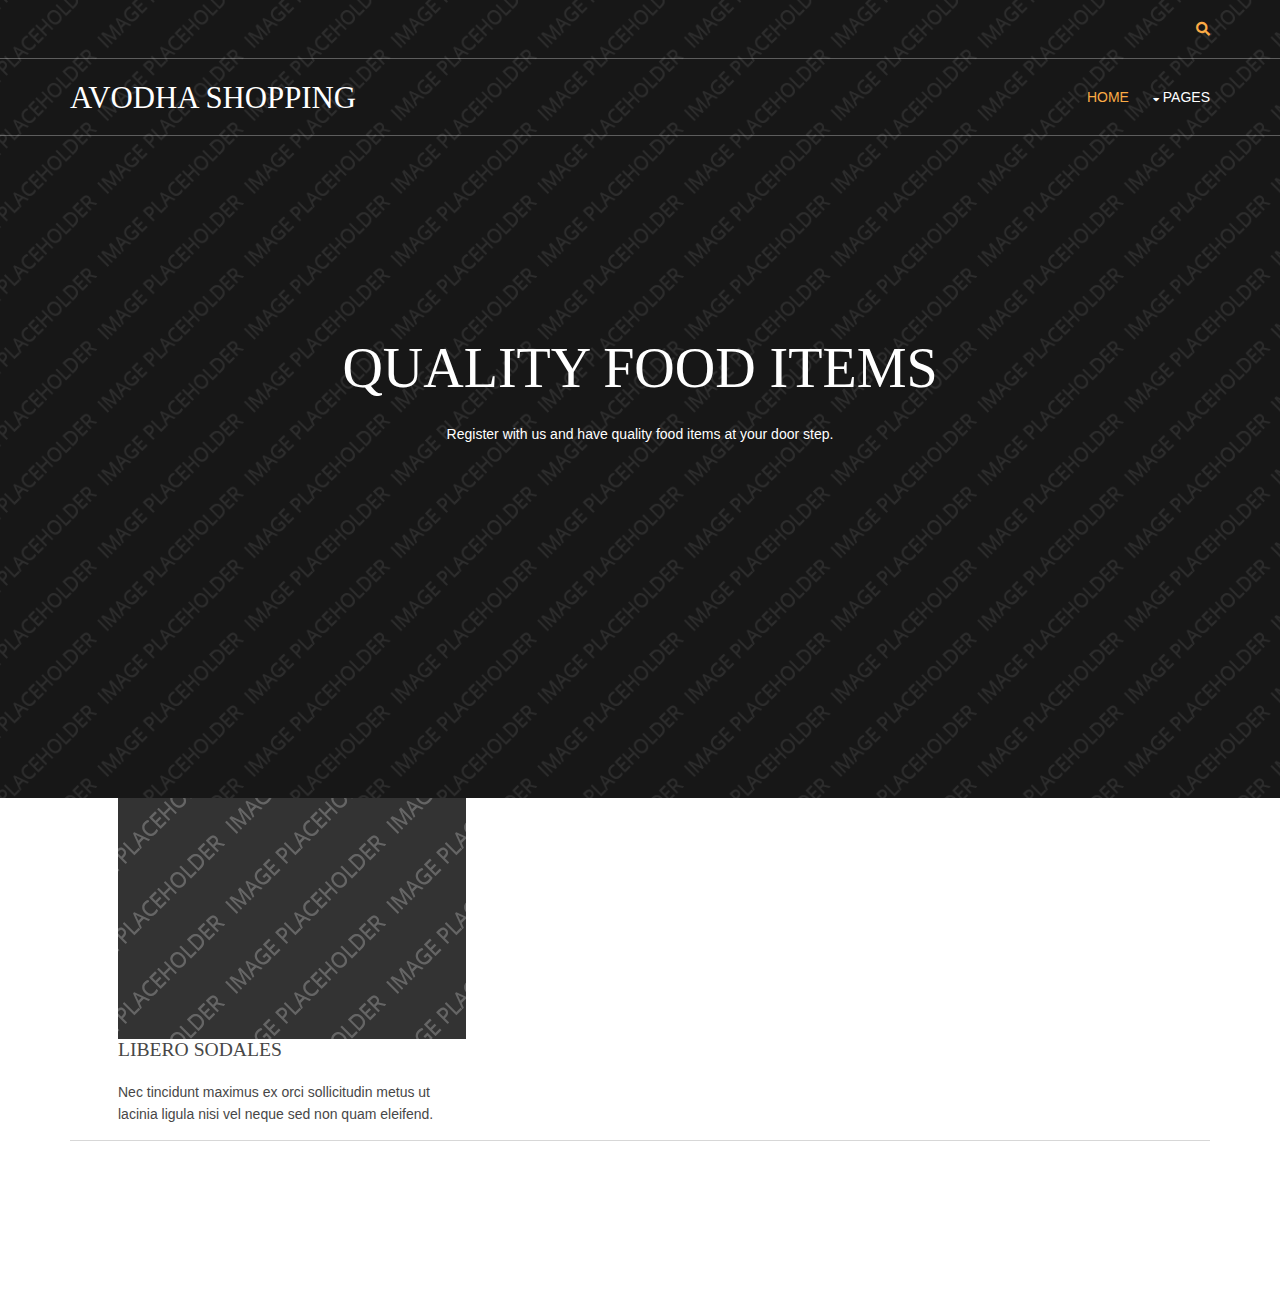
<file: index.html>
<html lang="en">
<!-- To declare your language - read more here: https://www.w3.org/International/questions/qa-html-language-declarations -->
<head>
<title>FoodUp</title>
<meta charset="utf-8">
<meta name="viewport" content="width=device-width, initial-scale=1.0, maximum-scale=1.0, user-scalable=no">
<link href="hm/layout/styles/layout.css" rel="stylesheet" type="text/css" media="all">
</head>
<body id="top">
<!-- ################################################################################################ -->
<!-- ################################################################################################ -->
<!-- ################################################################################################ -->
<!-- Top Background Image Wrapper -->
<div class="bgded overlay" style="background-image:url('hm/images/demo/backgrounds/01.png');">
  <!-- ################################################################################################ -->
  <div class="wrapper row0">
    <div id="topbar" class="hoc clear">

      <div class="fl_right">
        <!-- ################################################################################################ -->
        <ul class="nospace">

          <li id="searchform">
            <div>
              <form action="#" method="post">
                <fieldset>
                  <legend>Quick Search:</legend>
                  <input type="text" placeholder="Enter search term&hellip;">
                  <button type="submit"><i class="fas fa-search"></i></button>
                </fieldset>
              </form>
            </div>
          </li>
        </ul>
      </div>
    </div>
  </div>
  <!-- ################################################################################################ -->
  <!-- ################################################################################################ -->
  <!-- ################################################################################################ -->
  <div class="wrapper row1">
    <header id="header" class="hoc clear">
      <div id="logo" class="fl_left">
        <!-- ################################################################################################ -->
        <h1><a href="index.html">AVODHA SHOPPING</a></h1>
        <!-- ################################################################################################ -->
      </div>
      <nav id="mainav" class="fl_right">
        <!-- ################################################################################################ -->
        <ul class="clear">
          <li class="active"><a href="index.html">Home</a></li>
          <li><a class="drop" href="#">Pages</a></li>

        </ul>
        <!-- ################################################################################################ -->
      </nav>
    </header>
  </div>
  <!-- ################################################################################################ -->
  <!-- ################################################################################################ -->
  <!-- ################################################################################################ -->
  <div id="pageintro" class="hoc clear">
    <!-- ################################################################################################ -->
    <article>
      <h3 class="heading">QUALITY FOOD ITEMS</h3>
      <p>Register with us and have quality food items at your door step.</p>
      <footer>

      </footer>
    </article>
    <!-- ################################################################################################ -->
  </div>
  <!-- ################################################################################################ -->
</div>

<div class="wrapper row3">
  <main class="hoc container clear">

    <section  id="introblocks">
      <ul class="nospace group btmspace-80">
      </section>
    -------------------
        <li class="one_third">
          <figure><a class="imgover" href="#"><img src="hm/images/demo/348x261.png" alt=""></a>
            <figcaption>
              <h6 class="heading">Libero sodales</h6>
              <p>Nec tincidunt maximus ex orci sollicitudin metus ut lacinia ligula nisi vel neque sed non quam eleifend.</p>
            </figcaption>
          </figure>
        </li>
        ------------------------


      </ul>
    </section>
    <hr class="btmspace-80">

    <div class="clear"></div>
  </main>
</div>

</div>

<script src="hm/layout/scripts/jquery.min.js"></script>
<script src="hm/layout/scripts/jquery.backtotop.js"></script>
<script src="hm/layout/scripts/jquery.mobilemenu.js"></script>
</body>
</html>
</file>
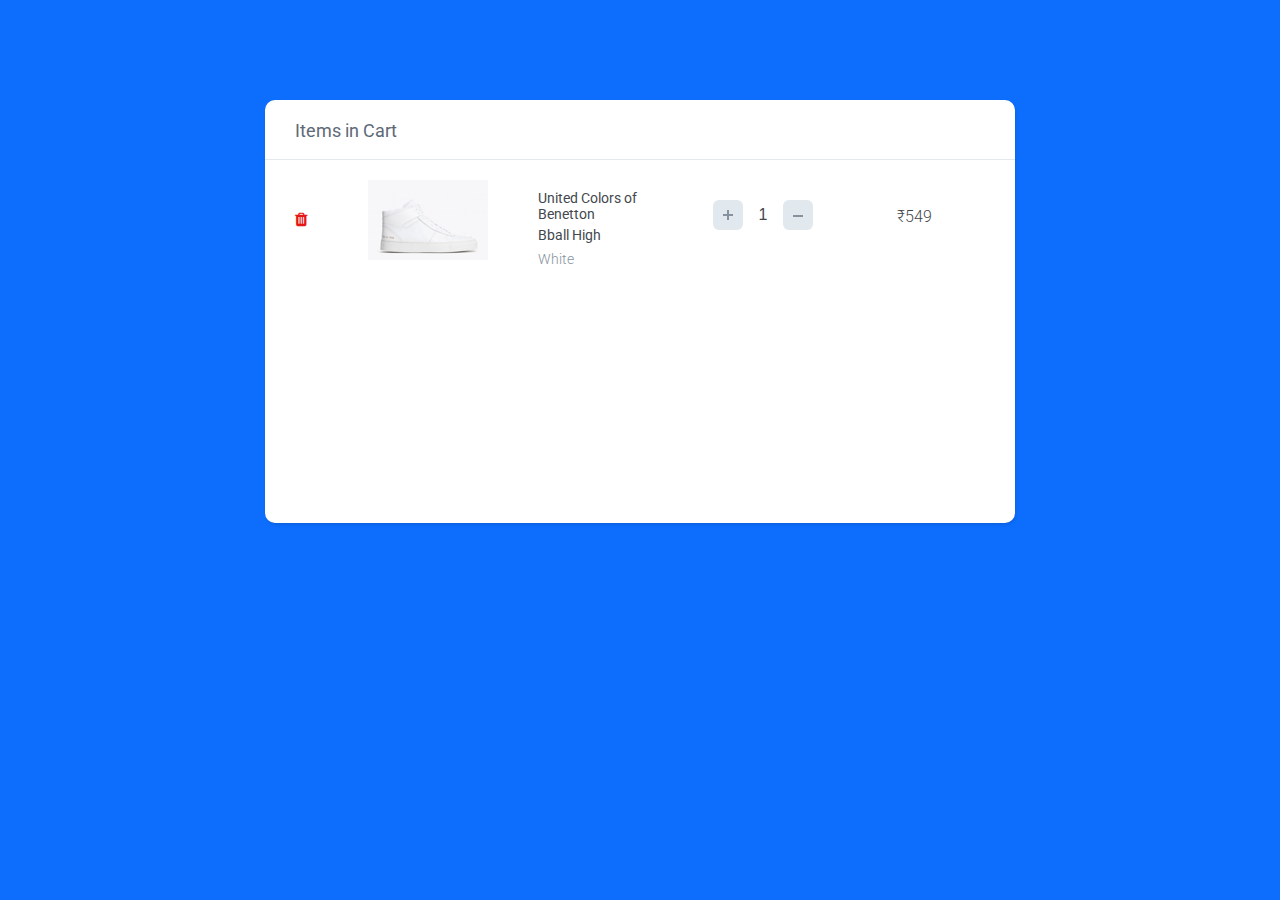
<file: cart.html>
<!DOCTYPE html>
<html>
  <head>
    <meta charset="utf-8">
    <meta name="viewport" content="width=device-width, initial-scale=1">
<link rel="stylesheet" href="https://cdnjs.cloudflare.com/ajax/libs/font-awesome/4.7.0/css/font-awesome.min.css">
    <title>Shopping Cart</title>

    <link rel="stylesheet" href="cr/style.css" media="screen" title="no title" charset="utf-8">
    <script src="https://code.jquery.com/jquery-2.2.4.js" charset="utf-8"></script>
    <meta name="robots" content="noindex,follow" />
  </head>
  <body>
    <div class="shopping-cart">
      <!-- Title -->
      <div class="title">
       Items in Cart
      </div>

      <!-- Product #1 -->
      <div class="item">
        <div class="buttons">
          <span><i class="fa fa-trash red-color "></i></span>
        </div>

        <div class="image">
          <img src="cr/item-1.png" alt="" />
        </div>

        <div class="description">
          <span>United Colors of Benetton</span>
          <span>Bball High</span>
          <span>White</span>
        </div>

        <div class="quantity">
          <button class="plus-btn" type="button" name="button">
            <img src="cr/plus.svg" alt="" />
          </button>
          <input type="text" name="name" value="1">
          <button class="minus-btn" type="button" name="button">
            <img src="cr/minus.svg" alt="" />
          </button>
        </div>

        <div class="total-price">₹549</div>
      </div>

      <!-- Product #2 -->

  </body>
</html>
</file>
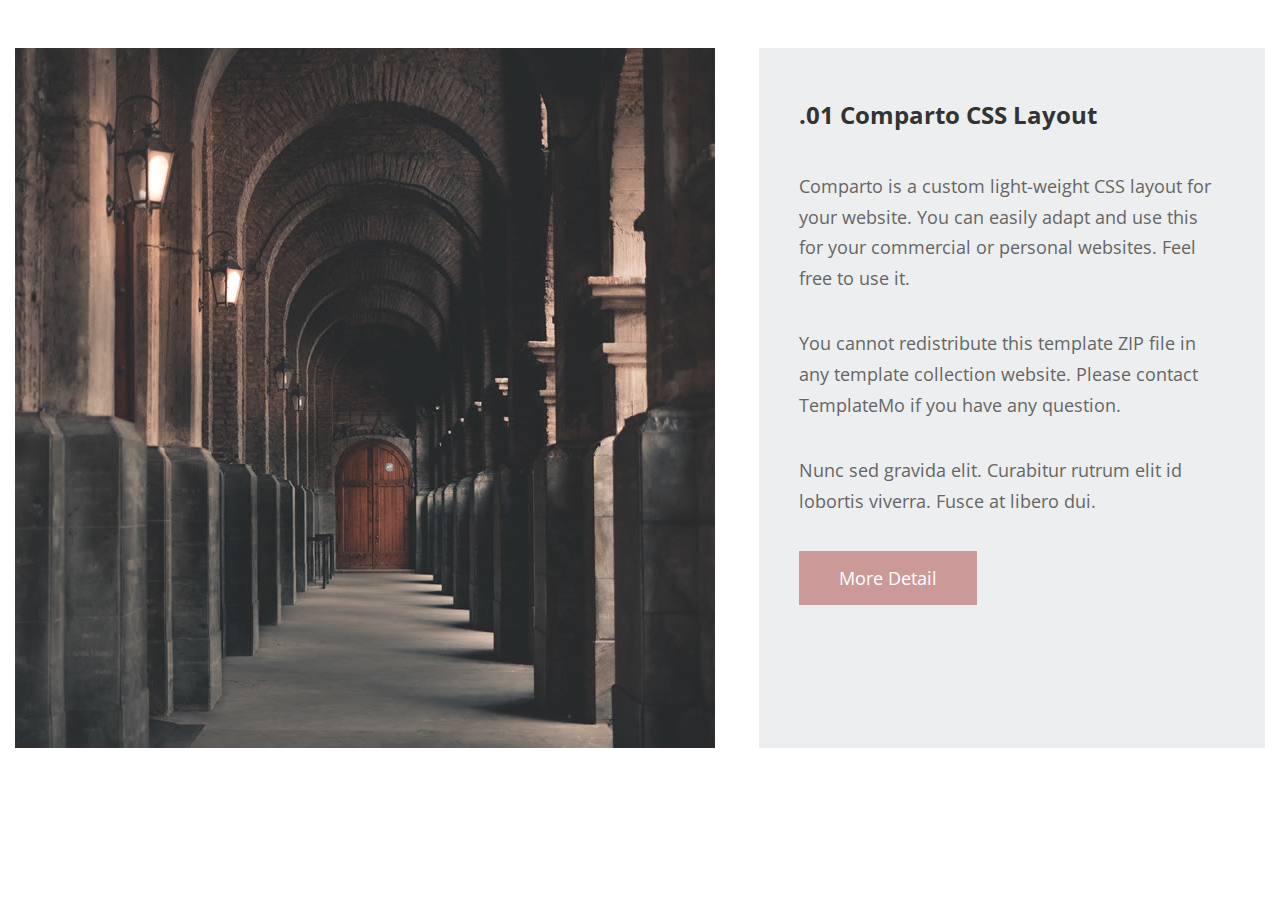
<file: item.html.html>
<!DOCTYPE html>
<html lang="en">

<head>
    <meta charset="UTF-8">
    <meta name="viewport" content="width=device-width, initial-scale=1.0">
    <meta http-equiv="X-UA-Compatible" content="ie=edge">
    <link href="https://fonts.googleapis.com/css?family=Open+Sans:400" rel="stylesheet" />
    <link href="pr/fontawesome/css/all.min.css" rel="stylesheet" />
    <link href="pr/css/templatemo-comparto.css" rel="stylesheet" />
    <title>Comparto HTML CSS Template</title>
<!--

Comparto TemplateMo

https://templatemo.com/tm-544-comparto

-->
</head>

<body>
    <!-- Back to top button -->
  <br><br>
        <section class="tm-mb-1" id="about">
            <div class="tm-row tm-about-row">
                <div class="tm-section-1-l">
                    <img src="pr/img/comparto-image-01.jpg" alt="About image" class="tm-img-responsive">
                </div>
                <article class="tm-section-1-r tm-bg-color-8">
                    <h2 class="tm-mb-2 tm-title-color">.01 Comparto CSS Layout</h2>
                    <p><a rel="nofollow" href="https://templatemo.com/tm-544-comparto" target="_parent">Comparto</a> is a custom light-weight CSS layout for your website. You can easily adapt and use this for your commercial or personal websites. Feel free to use it.</p>
                    <p>You cannot redistribute this template ZIP file in any template collection website. Please <a rel="nofollow" href="https://templatemo.com/contact" target="_parent">contact TemplateMo</a> if you have any question.</p>
                    <p>Nunc sed gravida elit. Curabitur rutrum elit id lobortis viverra. Fusce at libero dui.</p>

                    <a href="#services" class="tm-btn tm-btn-1 tm-link-to-services">More Detail</a>
                </article>
            </div>
        </section>
      
</body>
</html>
</file>
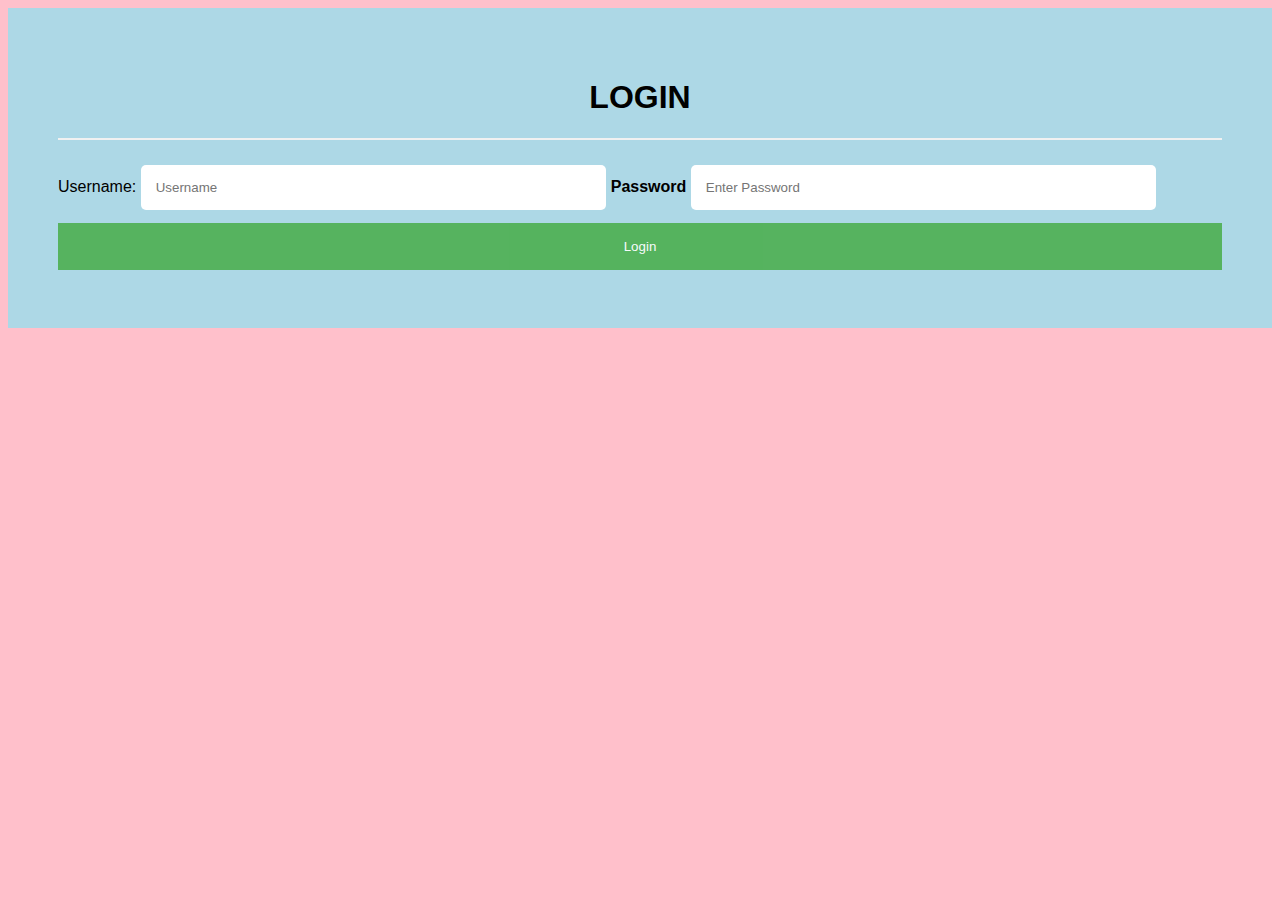
<file: login.html>
<html>
<head>
<meta name="viewport" content="width=device-width, initial-scale=1">
<link href="https://cdnjs.cloudflare.com/ajax/libs/font-awesome/4.7.0/css/font-awesome.min.css" rel="stylesheet">

<style>
body{
  font-family: Calibri, Helvetica, sans-serif;
  background-color: pink;
}
.container {
    padding: 50px;
  background-color: lightblue;
}

input[type=text], input[type=password] {
  width:40%;
  padding: 15px;
  margin: 0px,0px; 
  display: inline-block;
  border: none;
  border-radius: 5px;  
  margin-bottom: 5px;
}
input[type=text]:focus, input[type=password]:focus {
  background-color: #ddd;
  outline: none;
}
 div {
            padding: 10px 0;
         }
hr {
  border: 1px solid #f1f1f1;
  margin-bottom: 25px;
}
.registerbtn {
  background-color: #4CAF50;
  color: white;
  padding: 16px 20px;
  margin: 8px 0;
  border: none;
  cursor: pointer;
  width: 100%;
  opacity: 0.9;
}
.registerbtn:hover {
  opacity: 1;
}
</style>
</head>
<body>
<form>
  <div class="container">
  <center>  <h1> LOGIN</h1> </center>
  <hr>

<label> Username: </label>
<input type="text" name="username" placeholder="Username" size="15"required />


    <label for="psw"><b>Password</b></label>
    <input type="password" placeholder="Enter Password" name="psw" required>

  <button type="submit" class="registerbtn">Login</button>
</form>
</body>
</html>
</file>
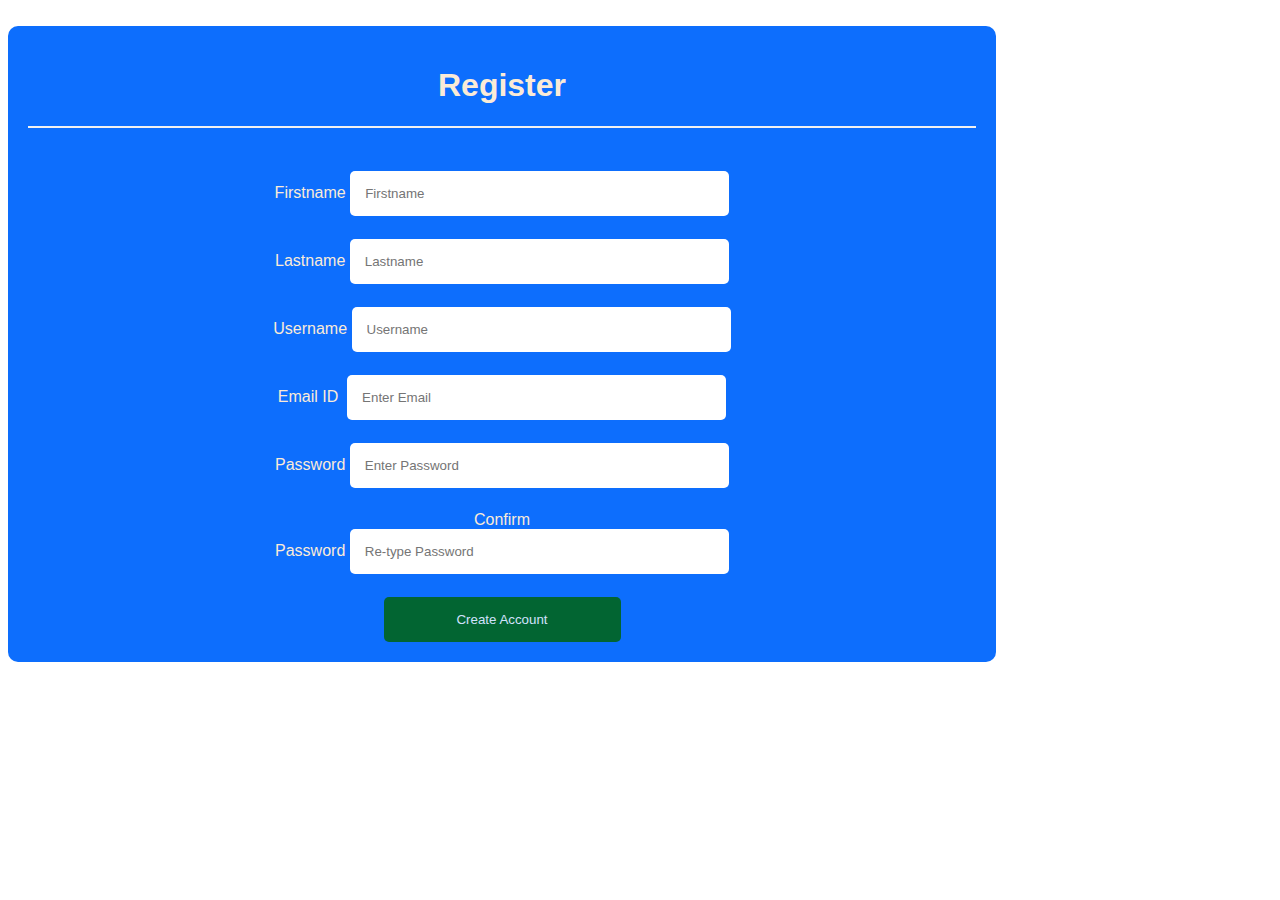
<file: register.html>
<html>
<head>
<meta name="viewport" content="width=device-width, initial-scale=1">
<!-- CSS only -->
<link href="https://cdn.jsdelivr.net/npm/bootstrap@5.0.2/dist/css/bootstrap.min.css" rel="stylesheet" integrity="sha384-EVSTQN3/azprG1Anm3QDgpJLIm9Nao0Yz1ztcQTwFspd3yD65VohhpuuCOmLASjC" crossorigin="anonymous">
<style>
body{
  font-family: 'Trebuchet MS', 'Lucida Sans Unicode', 'Lucida Grande', 'Lucida Sans', Arial, sans-serif;
  background-color: white;
  color: antiquewhite;
}
.container {
  width:75%;
  height: fit-content;
  background-color: #0d6efd;
  border-radius:10px;
  padding: 20px;
}

input[type=text], input[type=password] {
  width:40%;
  padding: 15px;
  margin: 0px,0px; 
  display: inline-block;
  border: none;
  border-radius: 5px;  
  margin-bottom: 5px;
}
input[type=text]:focus, input[type=password]:focus {
  background-color: #ddd;
  outline: none;
  text-shadow: #0d6efd;
}
 div {
            padding: 10px 0;
         }
hr {
  border: 1px solid #f1f1f1;
  margin-bottom: 25px;
}
.registerbtn {
  background-color: darkgreen;
  border-radius: 5px;
  color: white;
  padding: 15px;
  width:25%;
  margin: 0px,0px;
  border: none;
  cursor: pointer;
  opacity: 0.8;
}
.registerbtn:hover {
  opacity: 1;
}
</style>
</head>
<body>
    <form>
      <br>
          <div class="container">
              <center> 
              <h1> Register</h1>
              <hr color="white">
              <br>
              <label for="firstname" class="form-label">Firstname</label>
              <input type="text" name="firstname" placeholder= "Firstname" size="15" required /><br>
              <br>
              <label for="lastname" class="form-label">Lastname</label>
              <input type="text" name="lastname" placeholder="Lastname" size="15"required /><br>
              <br>
              <label for="username" class="form-label">Username</label>
              <input type="text" name="username" placeholder="Username" size="15"required /><br>
              <br>
              <label for="email" class="form-label">Email ID</label>&nbsp;
              <input type="text" placeholder="Enter Email" name="email" required><br>
              <br>
              <label for="password" class="form-label">Password</label>
              <input type="password" placeholder="Enter Password" name="password1" required><br>
              <br>
              <label for="form-label" class="text-wrap">Confirm<br>Password</label>
              <input type="password" placeholder="Re-type Password" name="password2" required><br>
              <br>
              <button type="submit" class="registerbtn">Create Account</button>
            </div>
          </div>    
    </form>
</body>
</html>
</file>
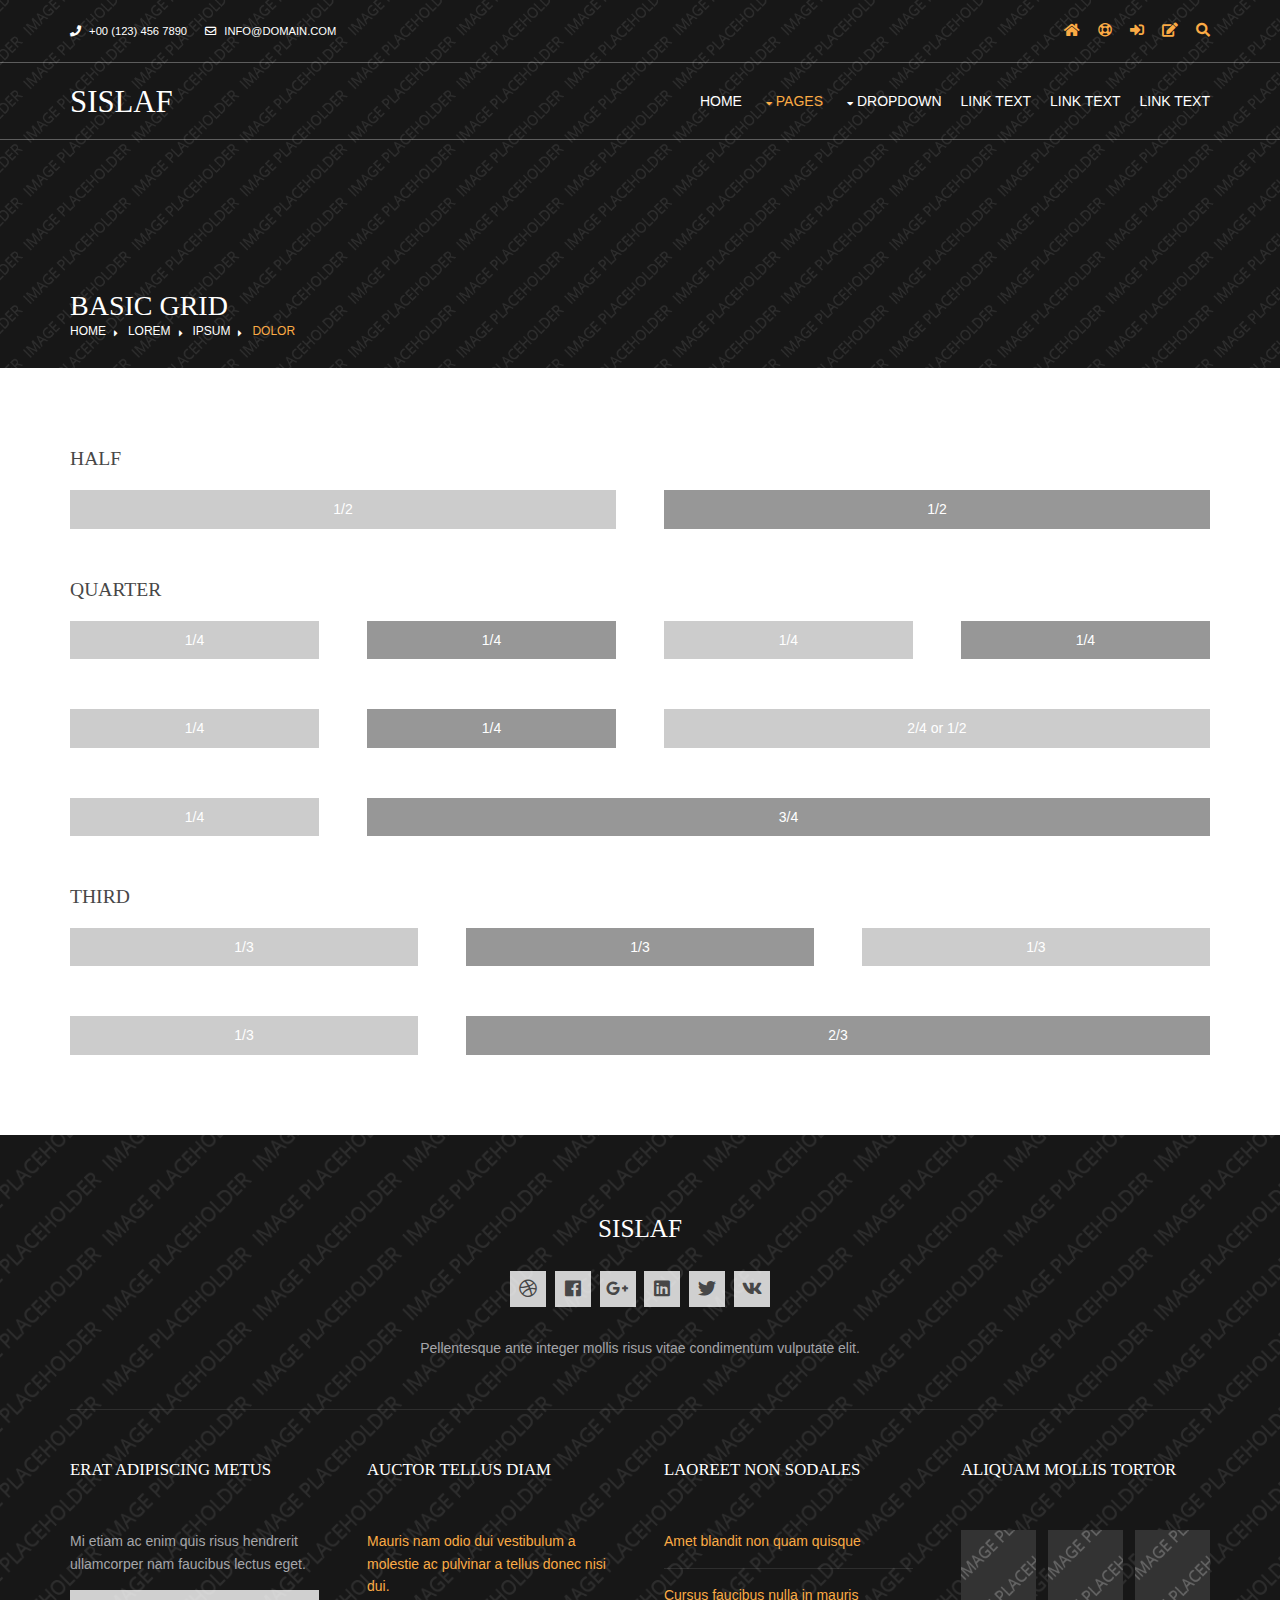
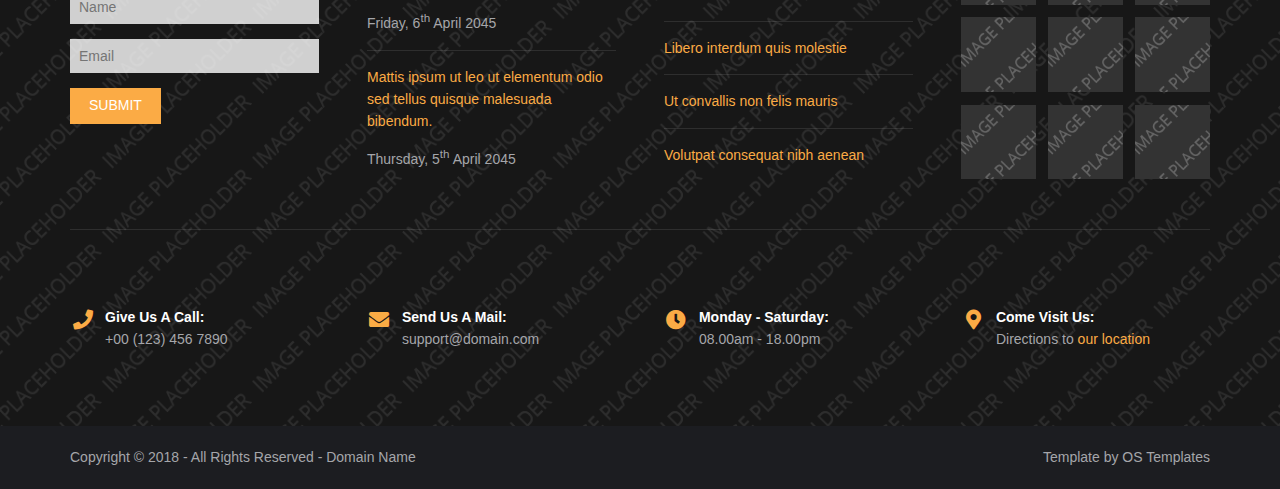
<file: hm/pages/basic-grid.html>
<!DOCTYPE html>
<!--
Template Name: Sislaf
Author: <a href="https://www.os-templates.com/">OS Templates</a>
Author URI: https://www.os-templates.com/
Copyright: OS-Templates.com
Licence: Free to use under our free template licence terms
Licence URI: https://www.os-templates.com/template-terms
-->
<html lang="">
<!-- To declare your language - read more here: https://www.w3.org/International/questions/qa-html-language-declarations -->
<head>
<title>Sislaf | Pages | Basic Grid</title>
<meta charset="utf-8">
<meta name="viewport" content="width=device-width, initial-scale=1.0, maximum-scale=1.0, user-scalable=no">
<link href="../layout/styles/layout.css" rel="stylesheet" type="text/css" media="all">
<style type="text/css">
/* DEMO ONLY */
.container .demo{text-align:center;}
.container .demo div{padding:8px 0;}
.container .demo div:nth-child(odd){color:#FFFFFF; background:#CCCCCC;}
.container .demo div:nth-child(even){color:#FFFFFF; background:#979797;}
@media screen and (max-width:900px){.container .demo div{margin-bottom:0;}}
/* DEMO ONLY */
</style>
</head>
<body id="top">
<!-- ################################################################################################ -->
<!-- ################################################################################################ -->
<!-- ################################################################################################ -->
<!-- Top Background Image Wrapper -->
<div class="bgded overlay" style="background-image:url('../images/demo/backgrounds/01.png');"> 
  <!-- ################################################################################################ -->
  <div class="wrapper row0">
    <div id="topbar" class="hoc clear">
      <div class="fl_left"> 
        <!-- ################################################################################################ -->
        <ul class="nospace">
          <li><i class="fas fa-phone rgtspace-5"></i> +00 (123) 456 7890</li>
          <li><i class="far fa-envelope rgtspace-5"></i> info@domain.com</li>
        </ul>
        <!-- ################################################################################################ -->
      </div>
      <div class="fl_right"> 
        <!-- ################################################################################################ -->
        <ul class="nospace">
          <li><a href="../index.html"><i class="fas fa-home"></i></a></li>
          <li><a href="#" title="Help Centre"><i class="far fa-life-ring"></i></a></li>
          <li><a href="#" title="Login"><i class="fas fa-sign-in-alt"></i></a></li>
          <li><a href="#" title="Sign Up"><i class="fas fa-edit"></i></a></li>
          <li id="searchform">
            <div>
              <form action="#" method="post">
                <fieldset>
                  <legend>Quick Search:</legend>
                  <input type="text" placeholder="Enter search term&hellip;">
                  <button type="submit"><i class="fas fa-search"></i></button>
                </fieldset>
              </form>
            </div>
          </li>
        </ul>
        <!-- ################################################################################################ -->
      </div>
    </div>
  </div>
  <!-- ################################################################################################ -->
  <!-- ################################################################################################ -->
  <!-- ################################################################################################ -->
  <div class="wrapper row1">
    <header id="header" class="hoc clear">
      <div id="logo" class="fl_left"> 
        <!-- ################################################################################################ -->
        <h1><a href="../index.html">Sislaf</a></h1>
        <!-- ################################################################################################ -->
      </div>
      <nav id="mainav" class="fl_right"> 
        <!-- ################################################################################################ -->
        <ul class="clear">
          <li><a href="../index.html">Home</a></li>
          <li class="active"><a class="drop" href="#">Pages</a>
            <ul>
              <li><a href="gallery.html">Gallery</a></li>
              <li><a href="full-width.html">Full Width</a></li>
              <li><a href="sidebar-left.html">Sidebar Left</a></li>
              <li><a href="sidebar-right.html">Sidebar Right</a></li>
              <li class="active"><a href="basic-grid.html">Basic Grid</a></li>
              <li><a href="font-icons.html">Font Icons</a></li>
            </ul>
          </li>
          <li><a class="drop" href="#">Dropdown</a>
            <ul>
              <li><a href="#">Level 2</a></li>
              <li><a class="drop" href="#">Level 2 + Drop</a>
                <ul>
                  <li><a href="#">Level 3</a></li>
                  <li><a href="#">Level 3</a></li>
                  <li><a href="#">Level 3</a></li>
                </ul>
              </li>
              <li><a href="#">Level 2</a></li>
            </ul>
          </li>
          <li><a href="#">Link Text</a></li>
          <li><a href="#">Link Text</a></li>
          <li><a href="#">Link Text</a></li>
        </ul>
        <!-- ################################################################################################ -->
      </nav>
    </header>
  </div>
  <!-- ################################################################################################ -->
  <!-- ################################################################################################ -->
  <!-- ################################################################################################ -->
  <div id="breadcrumb" class="hoc clear"> 
    <!-- ################################################################################################ -->
    <h6 class="heading">Basic Grid</h6>
    <ul>
      <li><a href="#">Home</a></li>
      <li><a href="#">Lorem</a></li>
      <li><a href="#">Ipsum</a></li>
      <li><a href="#">Dolor</a></li>
    </ul>
    <!-- ################################################################################################ -->
  </div>
  <!-- ################################################################################################ -->
</div>
<!-- End Top Background Image Wrapper -->
<!-- ################################################################################################ -->
<!-- ################################################################################################ -->
<!-- ################################################################################################ -->
<div class="wrapper row3">
  <main class="hoc container clear"> 
    <!-- main body -->
    <!-- ################################################################################################ -->
    <div class="content"> 
      <!-- ################################################################################################ -->
      <h2>Half</h2>
      <!-- ################################################################################################ -->
      <div class="group btmspace-50 demo">
        <div class="one_half first">1/2</div>
        <div class="one_half">1/2</div>
      </div>
      <!-- ################################################################################################ -->
      <h2>Quarter</h2>
      <!-- ################################################################################################ -->
      <div class="group btmspace-50 demo">
        <div class="one_quarter first">1/4</div>
        <div class="one_quarter">1/4</div>
        <div class="one_quarter">1/4</div>
        <div class="one_quarter">1/4</div>
      </div>
      <div class="group btmspace-50 demo">
        <div class="one_quarter first">1/4</div>
        <div class="one_quarter">1/4</div>
        <div class="two_quarter">2/4 or 1/2</div>
      </div>
      <div class="group btmspace-50 demo">
        <div class="one_quarter first">1/4</div>
        <div class="three_quarter">3/4</div>
      </div>
      <!-- ################################################################################################ -->
      <h2>Third</h2>
      <!-- ################################################################################################ -->
      <div class="group btmspace-50 demo">
        <div class="one_third first">1/3</div>
        <div class="one_third">1/3</div>
        <div class="one_third">1/3</div>
      </div>
      <div class="group demo">
        <div class="one_third first">1/3</div>
        <div class="two_third">2/3</div>
      </div>
      <!-- ################################################################################################ -->
    </div>
    <!-- ################################################################################################ -->
    <!-- / main body -->
    <div class="clear"></div>
  </main>
</div>
<!-- ################################################################################################ -->
<!-- ################################################################################################ -->
<!-- ################################################################################################ -->
<div class="bgded overlay row4" style="background-image:url('../images/demo/backgrounds/05.png');">
  <footer id="footer" class="hoc clear"> 
    <!-- ################################################################################################ -->
    <div class="center btmspace-50">
      <h6 class="heading">Sislaf</h6>
      <ul class="faico clear">
        <li><a class="faicon-dribble" href="#"><i class="fab fa-dribbble"></i></a></li>
        <li><a class="faicon-facebook" href="#"><i class="fab fa-facebook"></i></a></li>
        <li><a class="faicon-google-plus" href="#"><i class="fab fa-google-plus-g"></i></a></li>
        <li><a class="faicon-linkedin" href="#"><i class="fab fa-linkedin"></i></a></li>
        <li><a class="faicon-twitter" href="#"><i class="fab fa-twitter"></i></a></li>
        <li><a class="faicon-vk" href="#"><i class="fab fa-vk"></i></a></li>
      </ul>
      <p class="nospace">Pellentesque ante integer mollis risus vitae condimentum vulputate elit.</p>
    </div>
    <!-- ################################################################################################ -->
    <hr class="btmspace-50">
    <!-- ################################################################################################ -->
    <div class="group btmspace-50">
      <div class="one_quarter first">
        <h6 class="heading">Erat adipiscing metus</h6>
        <p class="nospace btmspace-15">Mi etiam ac enim quis risus hendrerit ullamcorper nam faucibus lectus eget.</p>
        <form method="post" action="#">
          <fieldset>
            <legend>Newsletter:</legend>
            <input class="btmspace-15" type="text" value="" placeholder="Name">
            <input class="btmspace-15" type="text" value="" placeholder="Email">
            <button type="submit" value="submit">Submit</button>
          </fieldset>
        </form>
      </div>
      <div class="one_quarter">
        <h6 class="heading">Auctor tellus diam</h6>
        <ul class="nospace linklist">
          <li>
            <article>
              <p class="nospace btmspace-10"><a href="#">Mauris nam odio dui vestibulum a molestie ac pulvinar a tellus donec nisi dui.</a></p>
              <time class="block font-xs" datetime="2045-04-06">Friday, 6<sup>th</sup> April 2045</time>
            </article>
          </li>
          <li>
            <article>
              <p class="nospace btmspace-10"><a href="#">Mattis ipsum ut leo ut elementum odio sed tellus quisque malesuada bibendum.</a></p>
              <time class="block font-xs" datetime="2045-04-05">Thursday, 5<sup>th</sup> April 2045</time>
            </article>
          </li>
        </ul>
      </div>
      <div class="one_quarter">
        <h6 class="heading">Laoreet non sodales</h6>
        <ul class="nospace linklist">
          <li><a href="#">Amet blandit non quam quisque</a></li>
          <li><a href="#">Cursus faucibus nulla in mauris</a></li>
          <li><a href="#">Libero interdum quis molestie</a></li>
          <li><a href="#">Ut convallis non felis mauris</a></li>
          <li><a href="#">Volutpat consequat nibh aenean</a></li>
        </ul>
      </div>
      <div class="one_quarter">
        <h6 class="heading">Aliquam mollis tortor</h6>
        <ul class="nospace clear latestimg">
          <li><a class="imgover" href="#"><img src="../images/demo/100x100.png" alt=""></a></li>
          <li><a class="imgover" href="#"><img src="../images/demo/100x100.png" alt=""></a></li>
          <li><a class="imgover" href="#"><img src="../images/demo/100x100.png" alt=""></a></li>
          <li><a class="imgover" href="#"><img src="../images/demo/100x100.png" alt=""></a></li>
          <li><a class="imgover" href="#"><img src="../images/demo/100x100.png" alt=""></a></li>
          <li><a class="imgover" href="#"><img src="../images/demo/100x100.png" alt=""></a></li>
          <li><a class="imgover" href="#"><img src="../images/demo/100x100.png" alt=""></a></li>
          <li><a class="imgover" href="#"><img src="../images/demo/100x100.png" alt=""></a></li>
          <li><a class="imgover" href="#"><img src="../images/demo/100x100.png" alt=""></a></li>
        </ul>
      </div>
      <!-- ################################################################################################ -->
    </div>
    <div id="ctdetails" class="clear">
      <ul class="nospace clear">
        <li class="one_quarter first">
          <div class="block clear"><a href="#"><i class="fas fa-phone"></i></a> <span><strong>Give us a call:</strong> +00 (123) 456 7890</span></div>
        </li>
        <li class="one_quarter">
          <div class="block clear"><a href="#"><i class="fas fa-envelope"></i></a> <span><strong>Send us a mail:</strong> support@domain.com</span></div>
        </li>
        <li class="one_quarter">
          <div class="block clear"><a href="#"><i class="fas fa-clock"></i></a> <span><strong> Monday - Saturday:</strong> 08.00am - 18.00pm</span></div>
        </li>
        <li class="one_quarter">
          <div class="block clear"><a href="#"><i class="fas fa-map-marker-alt"></i></a> <span><strong>Come visit us:</strong> Directions to <a href="#">our location</a></span></div>
        </li>
      </ul>
    </div>
    <!-- ################################################################################################ -->
  </footer>
</div>
<!-- ################################################################################################ -->
<!-- ################################################################################################ -->
<!-- ################################################################################################ -->
<div class="wrapper row5">
  <div id="copyright" class="hoc clear"> 
    <!-- ################################################################################################ -->
    <p class="fl_left">Copyright &copy; 2018 - All Rights Reserved - <a href="#">Domain Name</a></p>
    <p class="fl_right">Template by <a target="_blank" href="https://www.os-templates.com/" title="Free Website Templates">OS Templates</a></p>
    <!-- ################################################################################################ -->
  </div>
</div>
<!-- ################################################################################################ -->
<!-- ################################################################################################ -->
<!-- ################################################################################################ -->
<a id="backtotop" href="#top"><i class="fas fa-chevron-up"></i></a>
<!-- JAVASCRIPTS -->
<script src="../layout/scripts/jquery.min.js"></script>
<script src="../layout/scripts/jquery.backtotop.js"></script>
<script src="../layout/scripts/jquery.mobilemenu.js"></script>
</body>
</html>
</file>
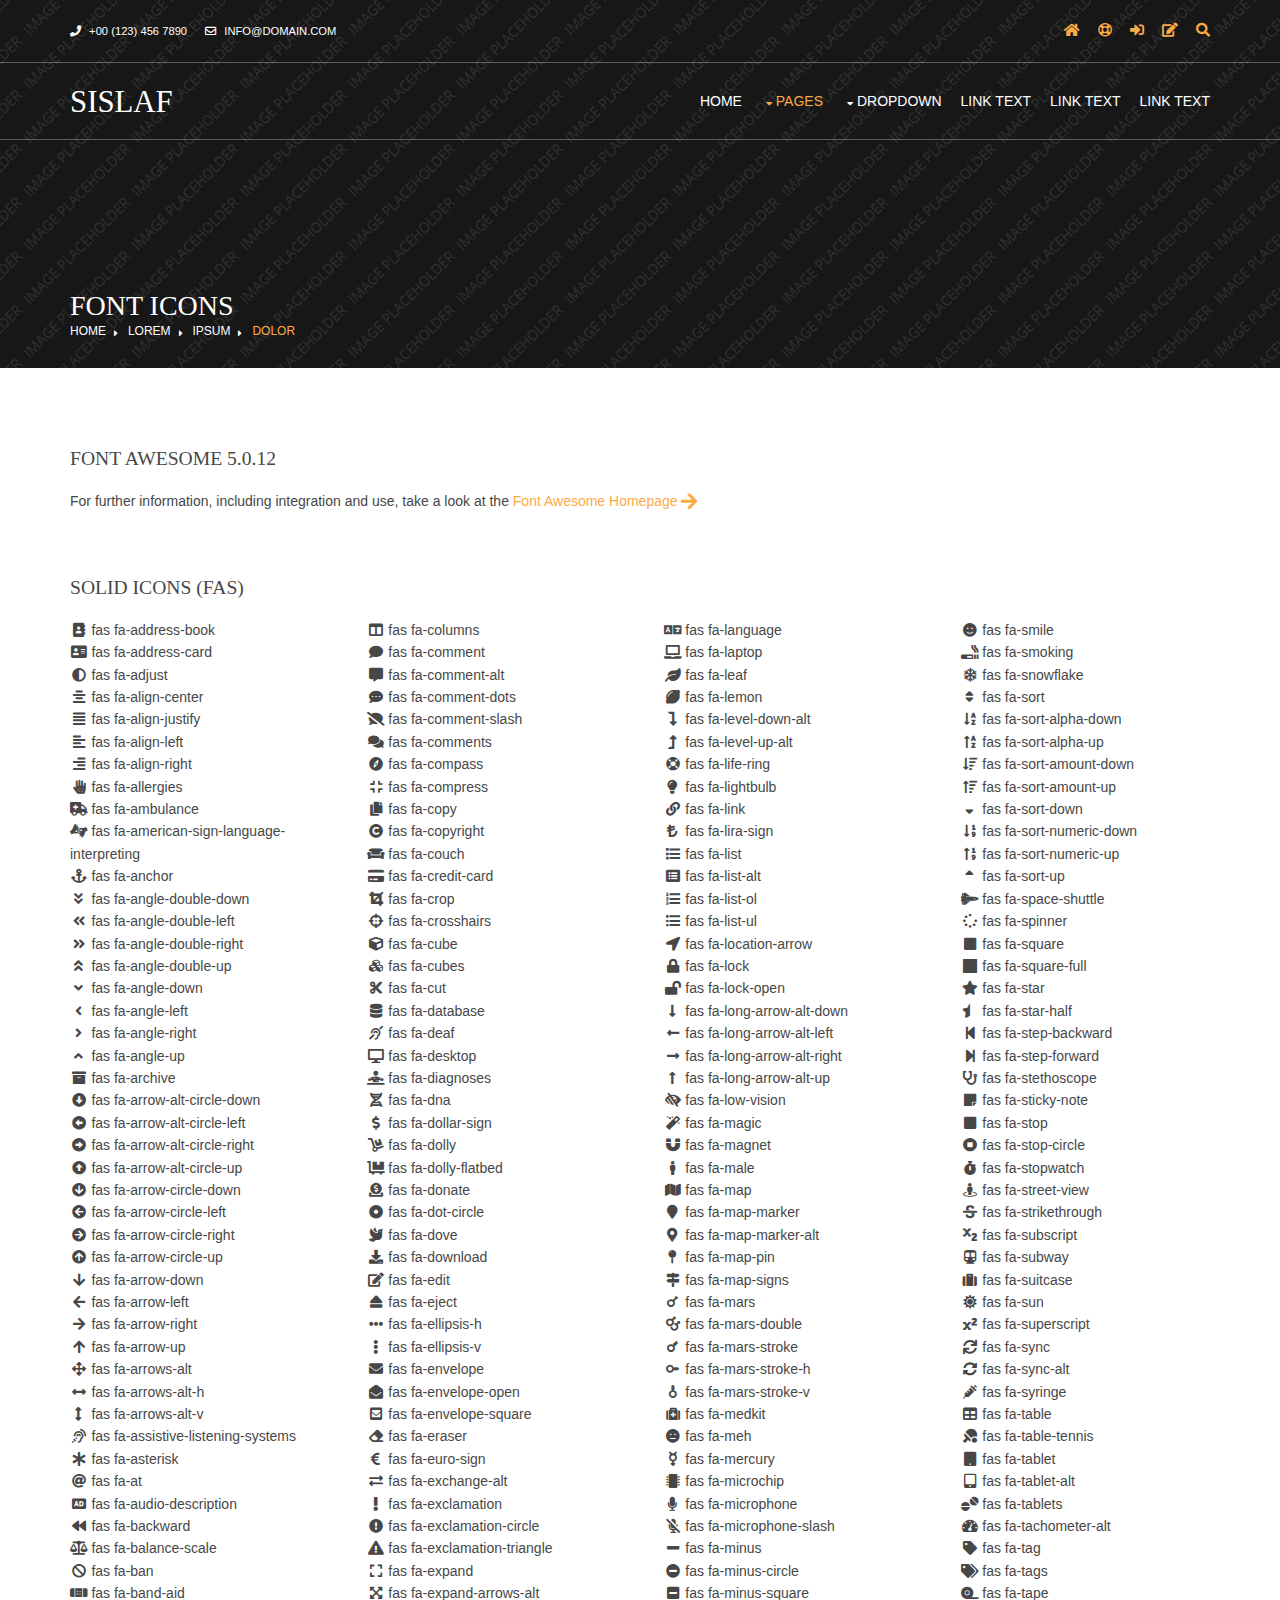
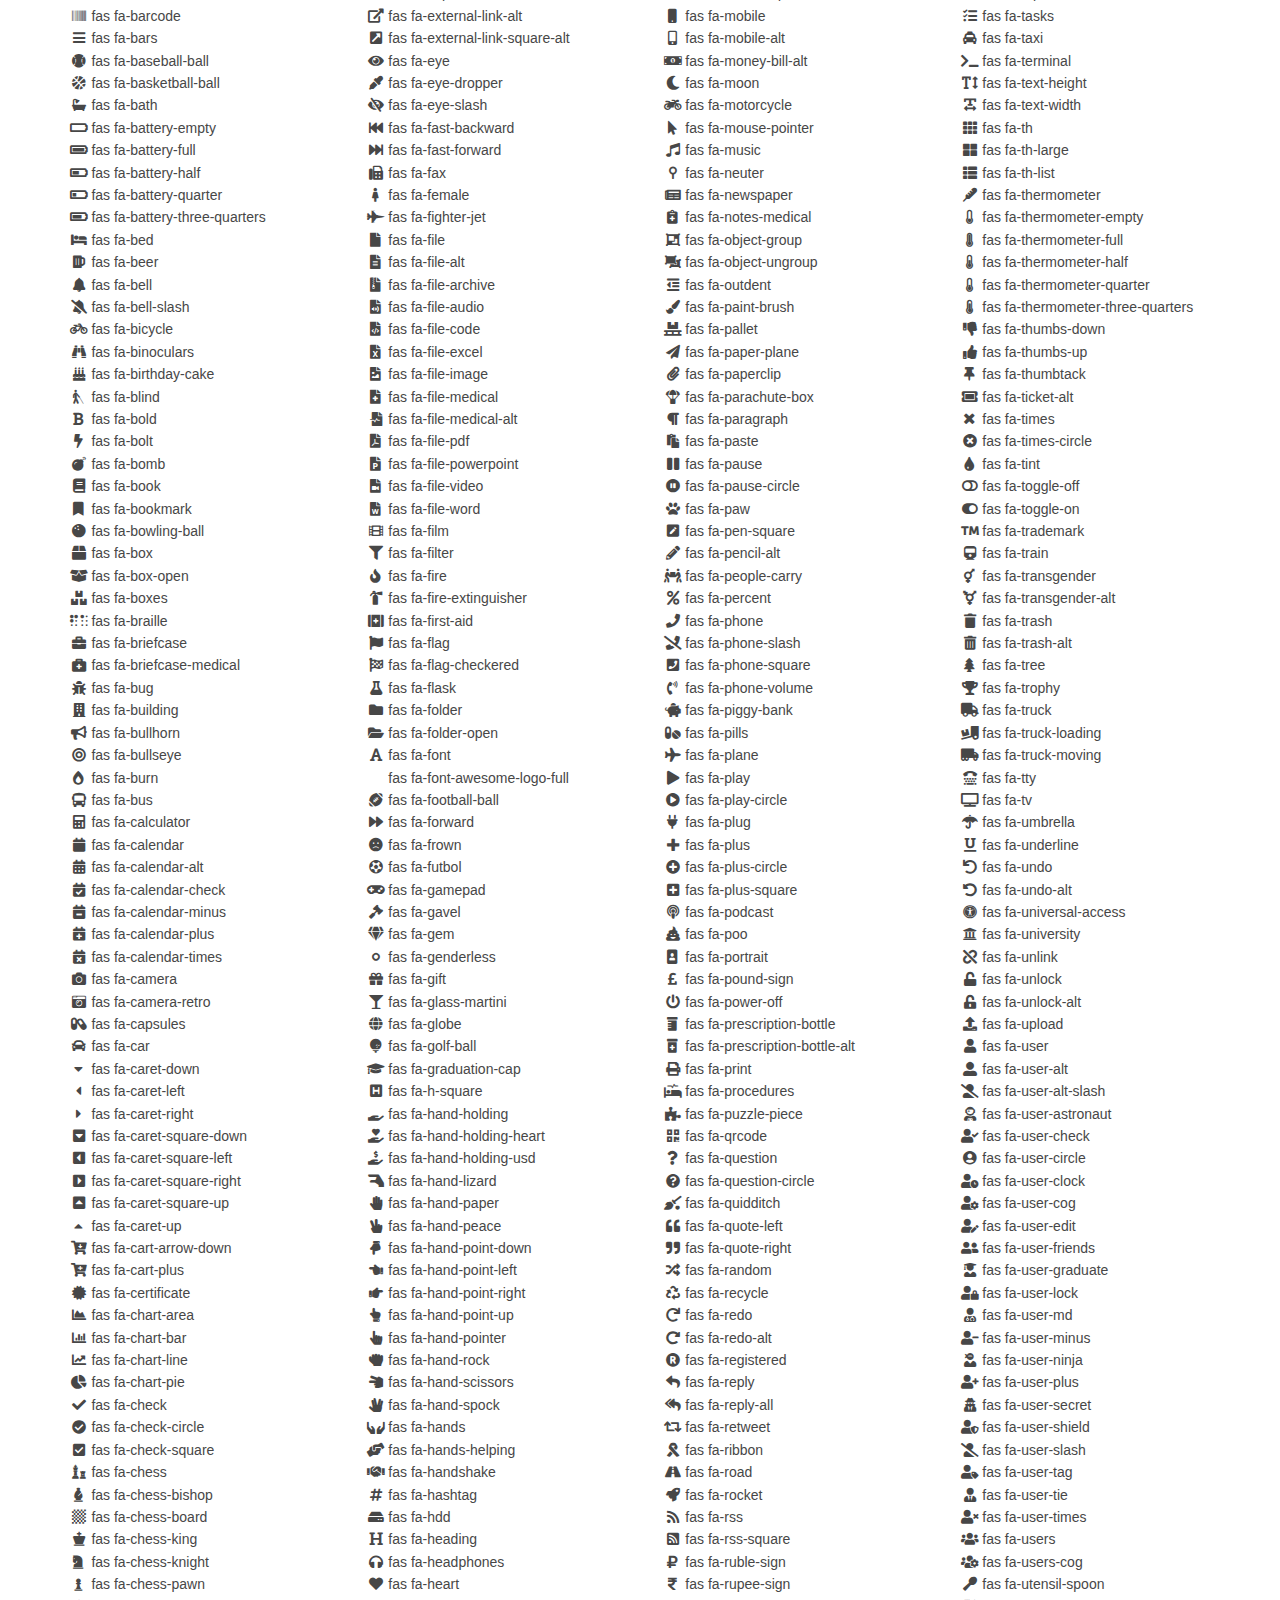
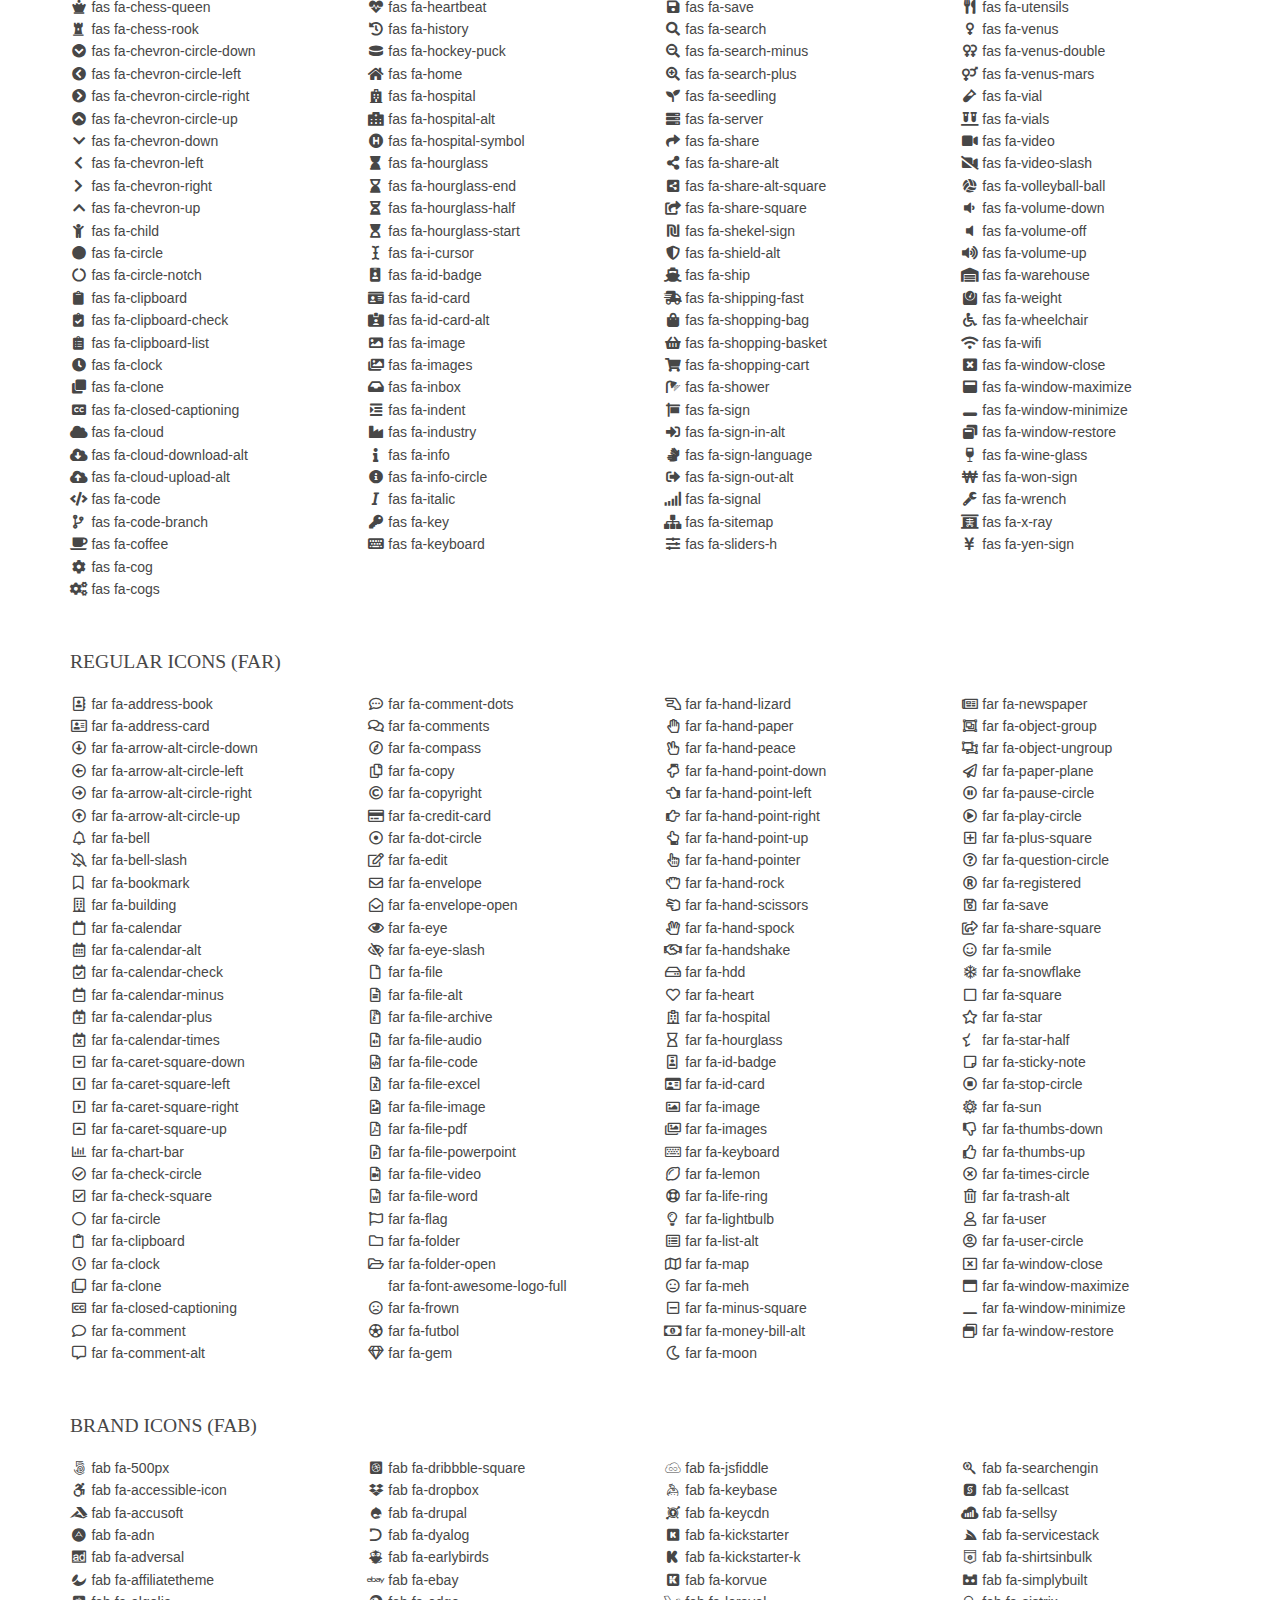
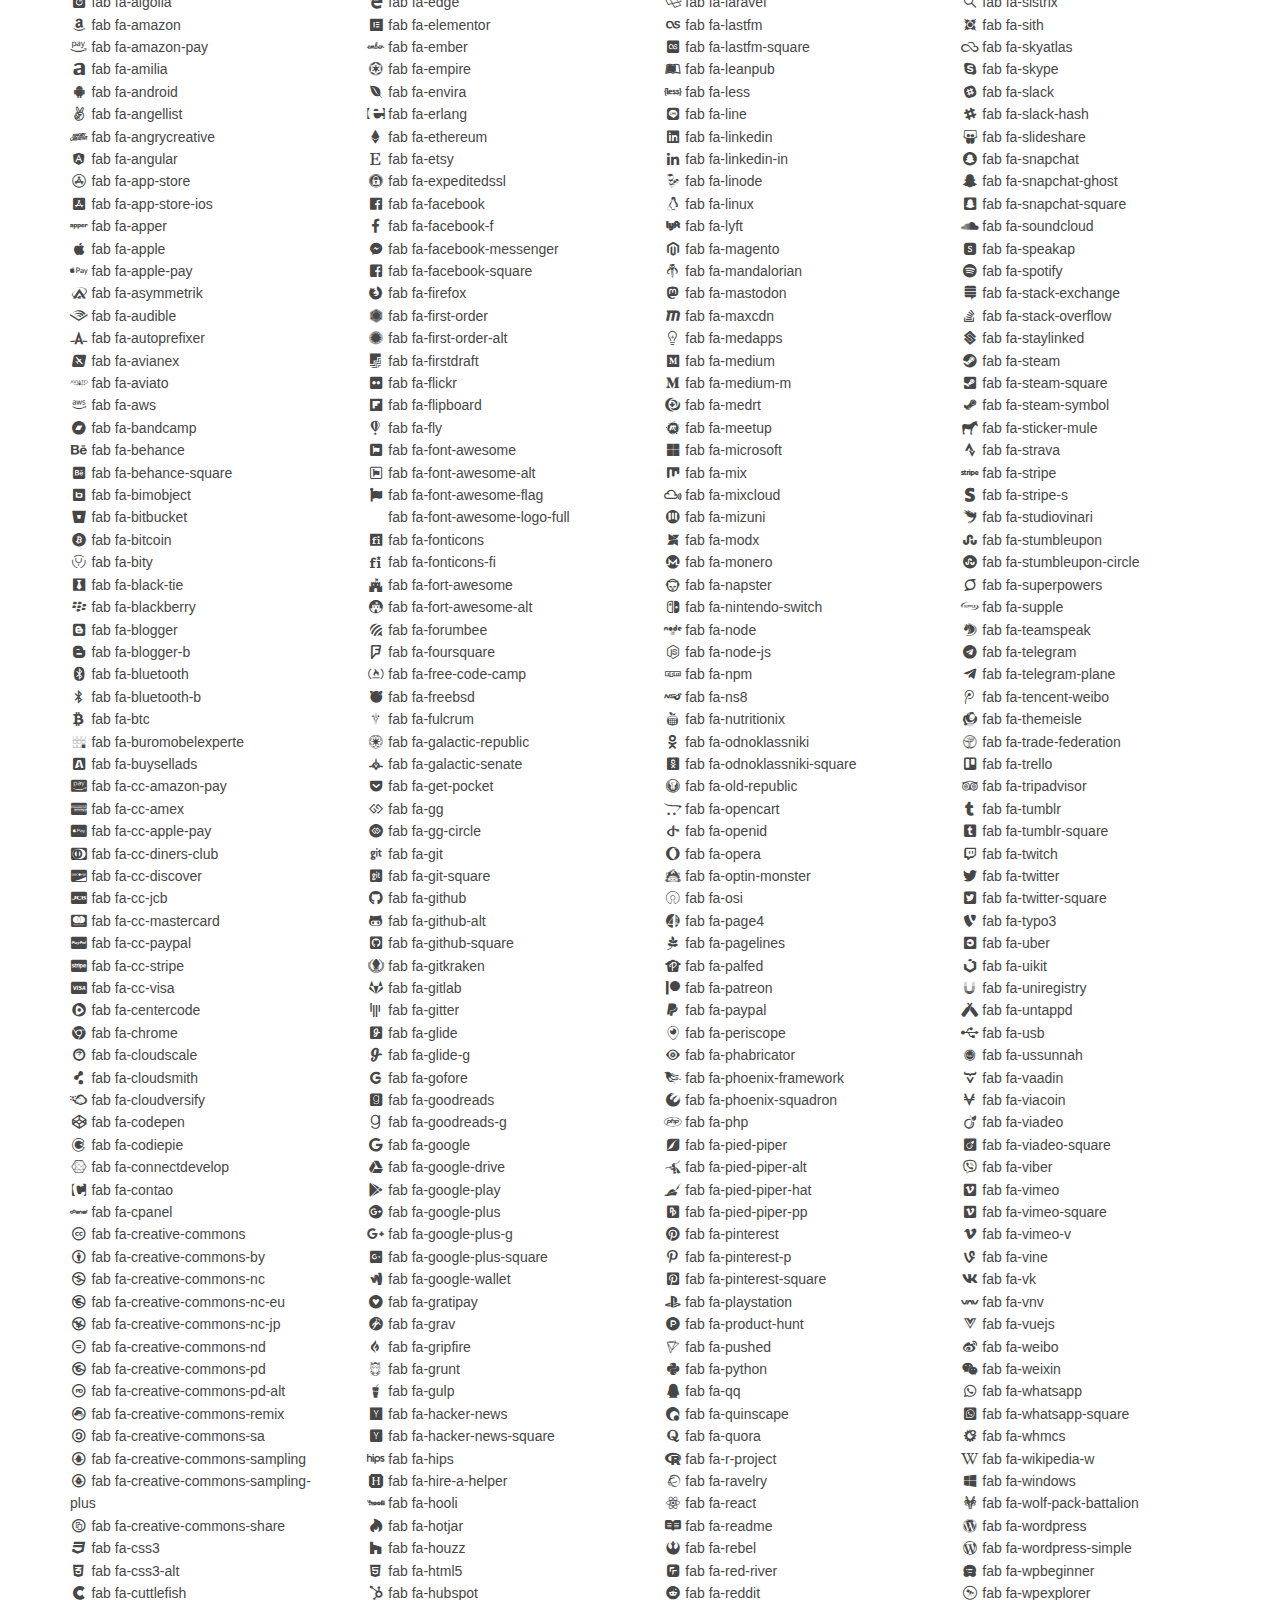
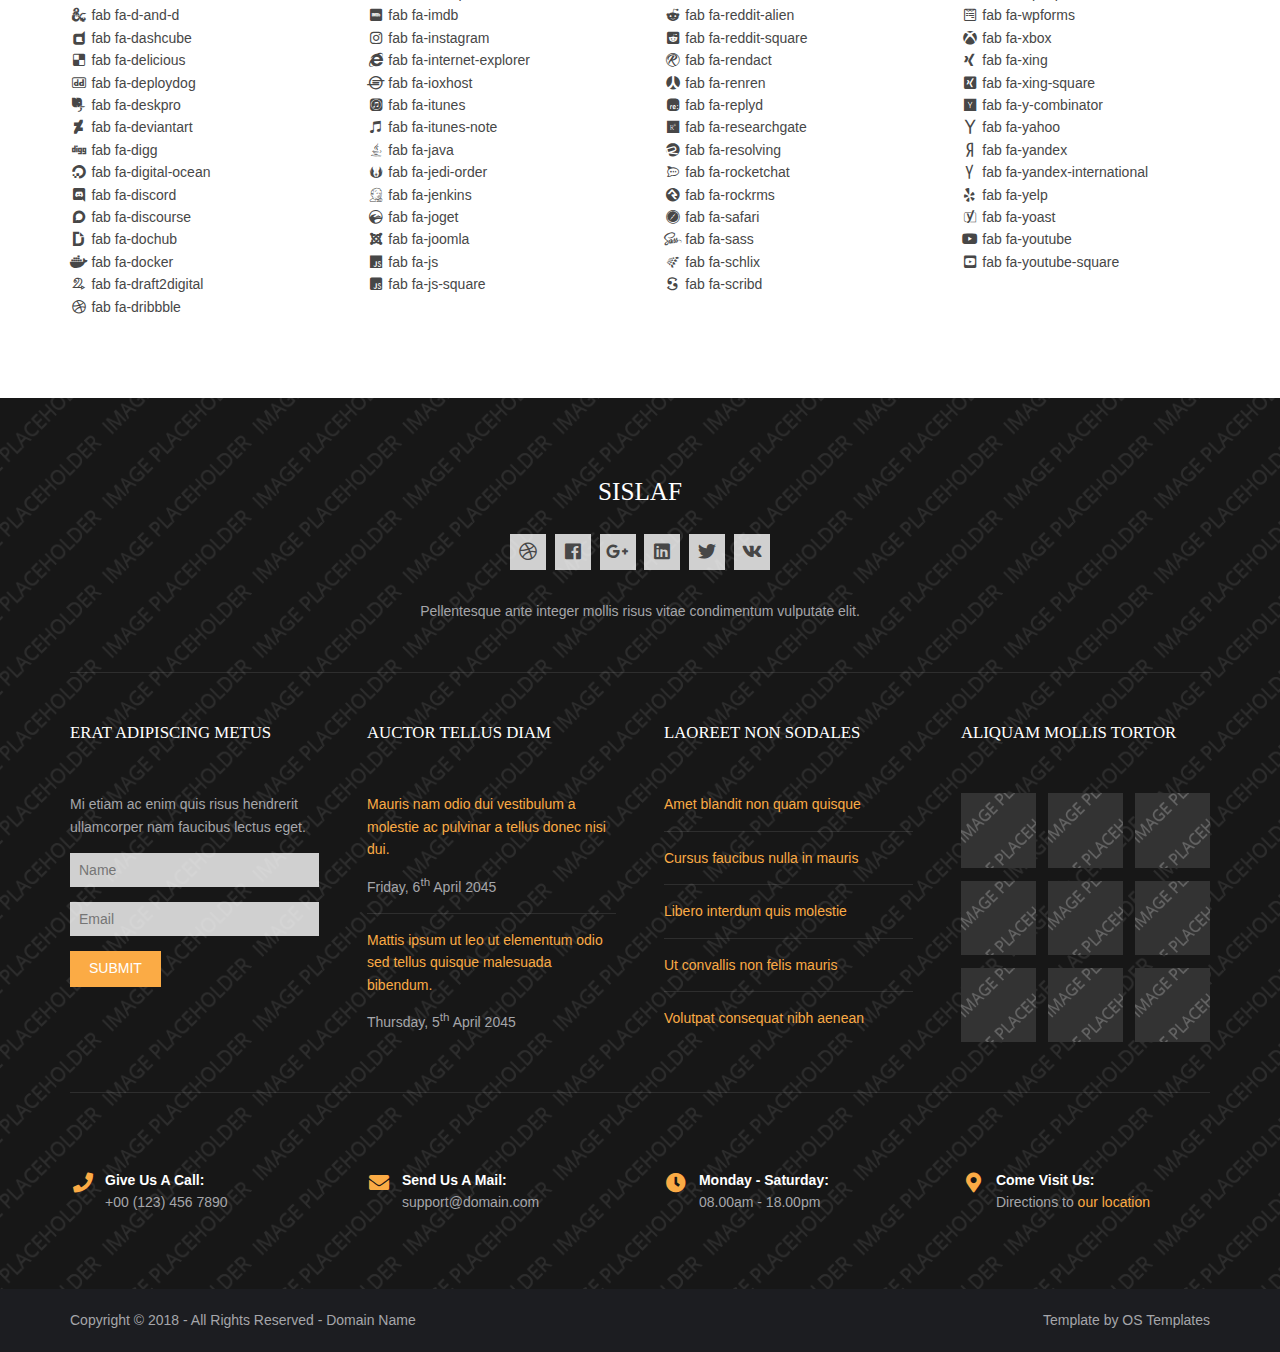
<file: hm/pages/font-icons.html>
<!DOCTYPE html>
<!--
Template Name: Sislaf
Author: <a href="https://www.os-templates.com/">OS Templates</a>
Author URI: https://www.os-templates.com/
Copyright: OS-Templates.com
Licence: Free to use under our free template licence terms
Licence URI: https://www.os-templates.com/template-terms
-->
<html lang="">
<!-- To declare your language - read more here: https://www.w3.org/International/questions/qa-html-language-declarations -->
<head>
<title>Sislaf | Pages | Font Icons</title>
<meta charset="utf-8">
<meta name="viewport" content="width=device-width, initial-scale=1.0, maximum-scale=1.0, user-scalable=no">
<link href="../layout/styles/layout.css" rel="stylesheet" type="text/css" media="all">
</head>
<body id="top">
<!-- ################################################################################################ -->
<!-- ################################################################################################ -->
<!-- ################################################################################################ -->
<!-- Top Background Image Wrapper -->
<div class="bgded overlay" style="background-image:url('../images/demo/backgrounds/01.png');"> 
  <!-- ################################################################################################ -->
  <div class="wrapper row0">
    <div id="topbar" class="hoc clear">
      <div class="fl_left"> 
        <!-- ################################################################################################ -->
        <ul class="nospace">
          <li><i class="fas fa-phone rgtspace-5"></i> +00 (123) 456 7890</li>
          <li><i class="far fa-envelope rgtspace-5"></i> info@domain.com</li>
        </ul>
        <!-- ################################################################################################ -->
      </div>
      <div class="fl_right"> 
        <!-- ################################################################################################ -->
        <ul class="nospace">
          <li><a href="../index.html"><i class="fas fa-home"></i></a></li>
          <li><a href="#" title="Help Centre"><i class="far fa-life-ring"></i></a></li>
          <li><a href="#" title="Login"><i class="fas fa-sign-in-alt"></i></a></li>
          <li><a href="#" title="Sign Up"><i class="fas fa-edit"></i></a></li>
          <li id="searchform">
            <div>
              <form action="#" method="post">
                <fieldset>
                  <legend>Quick Search:</legend>
                  <input type="text" placeholder="Enter search term&hellip;">
                  <button type="submit"><i class="fas fa-search"></i></button>
                </fieldset>
              </form>
            </div>
          </li>
        </ul>
        <!-- ################################################################################################ -->
      </div>
    </div>
  </div>
  <!-- ################################################################################################ -->
  <!-- ################################################################################################ -->
  <!-- ################################################################################################ -->
  <div class="wrapper row1">
    <header id="header" class="hoc clear">
      <div id="logo" class="fl_left"> 
        <!-- ################################################################################################ -->
        <h1><a href="../index.html">Sislaf</a></h1>
        <!-- ################################################################################################ -->
      </div>
      <nav id="mainav" class="fl_right"> 
        <!-- ################################################################################################ -->
        <ul class="clear">
          <li><a href="../index.html">Home</a></li>
          <li class="active"><a class="drop" href="#">Pages</a>
            <ul>
              <li><a href="gallery.html">Gallery</a></li>
              <li><a href="full-width.html">Full Width</a></li>
              <li><a href="sidebar-left.html">Sidebar Left</a></li>
              <li><a href="sidebar-right.html">Sidebar Right</a></li>
              <li><a href="basic-grid.html">Basic Grid</a></li>
              <li class="active"><a href="font-icons.html">Font Icons</a></li>
            </ul>
          </li>
          <li><a class="drop" href="#">Dropdown</a>
            <ul>
              <li><a href="#">Level 2</a></li>
              <li><a class="drop" href="#">Level 2 + Drop</a>
                <ul>
                  <li><a href="#">Level 3</a></li>
                  <li><a href="#">Level 3</a></li>
                  <li><a href="#">Level 3</a></li>
                </ul>
              </li>
              <li><a href="#">Level 2</a></li>
            </ul>
          </li>
          <li><a href="#">Link Text</a></li>
          <li><a href="#">Link Text</a></li>
          <li><a href="#">Link Text</a></li>
        </ul>
        <!-- ################################################################################################ -->
      </nav>
    </header>
  </div>
  <!-- ################################################################################################ -->
  <!-- ################################################################################################ -->
  <!-- ################################################################################################ -->
  <div id="breadcrumb" class="hoc clear"> 
    <!-- ################################################################################################ -->
    <h6 class="heading">Font Icons</h6>
    <ul>
      <li><a href="#">Home</a></li>
      <li><a href="#">Lorem</a></li>
      <li><a href="#">Ipsum</a></li>
      <li><a href="#">Dolor</a></li>
    </ul>
    <!-- ################################################################################################ -->
  </div>
  <!-- ################################################################################################ -->
</div>
<!-- End Top Background Image Wrapper -->
<!-- ################################################################################################ -->
<!-- ################################################################################################ -->
<!-- ################################################################################################ -->
<div class="wrapper row3">
  <main class="hoc container clear"> 
    <!-- main body -->
    <!-- ################################################################################################ -->
    <div class="content"> 
      <!-- ################################################################################################ -->
      <div class="clear btmspace-50">
        <h2>Font Awesome 5.0.12</h2>
        <p class="clear">For further information, including integration and use, take a look at the <a target="_blank" rel="nofollow noopener" href="https://fontawesome.com/">Font Awesome Homepage <i class="fas fa-arrow-right fa-lg"></i></a></p>
      </div>
      <!-- ################################################################################################ -->
      <!-- ################################################################################################ -->
      <!-- ################################################################################################ -->
      <div class="clear btmspace-50">
        <h2>Solid Icons (fas)</h2>
        <div class="one_quarter first">
          <ul class="nospace">
            <li><i class="fa-address-book fa-fw fas"></i> fas fa-address-book</li>
            <li><i class="fa-address-card fa-fw fas"></i> fas fa-address-card</li>
            <li><i class="fa-adjust fa-fw fas"></i> fas fa-adjust</li>
            <li><i class="fa-align-center fa-fw fas"></i> fas fa-align-center</li>
            <li><i class="fa-align-justify fa-fw fas"></i> fas fa-align-justify</li>
            <li><i class="fa-align-left fa-fw fas"></i> fas fa-align-left</li>
            <li><i class="fa-align-right fa-fw fas"></i> fas fa-align-right</li>
            <li><i class="fa-allergies fa-fw fas"></i> fas fa-allergies</li>
            <li><i class="fa-ambulance fa-fw fas"></i> fas fa-ambulance</li>
            <li><i class="fa-american-sign-language-interpreting fa-fw fas"></i> fas fa-american-sign-language-interpreting</li>
            <li><i class="fa-anchor fa-fw fas"></i> fas fa-anchor</li>
            <li><i class="fa-angle-double-down fa-fw fas"></i> fas fa-angle-double-down</li>
            <li><i class="fa-angle-double-left fa-fw fas"></i> fas fa-angle-double-left</li>
            <li><i class="fa-angle-double-right fa-fw fas"></i> fas fa-angle-double-right</li>
            <li><i class="fa-angle-double-up fa-fw fas"></i> fas fa-angle-double-up</li>
            <li><i class="fa-angle-down fa-fw fas"></i> fas fa-angle-down</li>
            <li><i class="fa-angle-left fa-fw fas"></i> fas fa-angle-left</li>
            <li><i class="fa-angle-right fa-fw fas"></i> fas fa-angle-right</li>
            <li><i class="fa-angle-up fa-fw fas"></i> fas fa-angle-up</li>
            <li><i class="fa-archive fa-fw fas"></i> fas fa-archive</li>
            <li><i class="fa-arrow-alt-circle-down fa-fw fas"></i> fas fa-arrow-alt-circle-down</li>
            <li><i class="fa-arrow-alt-circle-left fa-fw fas"></i> fas fa-arrow-alt-circle-left</li>
            <li><i class="fa-arrow-alt-circle-right fa-fw fas"></i> fas fa-arrow-alt-circle-right</li>
            <li><i class="fa-arrow-alt-circle-up fa-fw fas"></i> fas fa-arrow-alt-circle-up</li>
            <li><i class="fa-arrow-circle-down fa-fw fas"></i> fas fa-arrow-circle-down</li>
            <li><i class="fa-arrow-circle-left fa-fw fas"></i> fas fa-arrow-circle-left</li>
            <li><i class="fa-arrow-circle-right fa-fw fas"></i> fas fa-arrow-circle-right</li>
            <li><i class="fa-arrow-circle-up fa-fw fas"></i> fas fa-arrow-circle-up</li>
            <li><i class="fa-arrow-down fa-fw fas"></i> fas fa-arrow-down</li>
            <li><i class="fa-arrow-left fa-fw fas"></i> fas fa-arrow-left</li>
            <li><i class="fa-arrow-right fa-fw fas"></i> fas fa-arrow-right</li>
            <li><i class="fa-arrow-up fa-fw fas"></i> fas fa-arrow-up</li>
            <li><i class="fa-arrows-alt fa-fw fas"></i> fas fa-arrows-alt</li>
            <li><i class="fa-arrows-alt-h fa-fw fas"></i> fas fa-arrows-alt-h</li>
            <li><i class="fa-arrows-alt-v fa-fw fas"></i> fas fa-arrows-alt-v</li>
            <li><i class="fa-assistive-listening-systems fa-fw fas"></i> fas fa-assistive-listening-systems</li>
            <li><i class="fa-asterisk fa-fw fas"></i> fas fa-asterisk</li>
            <li><i class="fa-at fa-fw fas"></i> fas fa-at</li>
            <li><i class="fa-audio-description fa-fw fas"></i> fas fa-audio-description</li>
            <li><i class="fa-backward fa-fw fas"></i> fas fa-backward</li>
            <li><i class="fa-balance-scale fa-fw fas"></i> fas fa-balance-scale</li>
            <li><i class="fa-ban fa-fw fas"></i> fas fa-ban</li>
            <li><i class="fa-band-aid fa-fw fas"></i> fas fa-band-aid</li>
            <li><i class="fa-barcode fa-fw fas"></i> fas fa-barcode</li>
            <li><i class="fa-bars fa-fw fas"></i> fas fa-bars</li>
            <li><i class="fa-baseball-ball fa-fw fas"></i> fas fa-baseball-ball</li>
            <li><i class="fa-basketball-ball fa-fw fas"></i> fas fa-basketball-ball</li>
            <li><i class="fa-bath fa-fw fas"></i> fas fa-bath</li>
            <li><i class="fa-battery-empty fa-fw fas"></i> fas fa-battery-empty</li>
            <li><i class="fa-battery-full fa-fw fas"></i> fas fa-battery-full</li>
            <li><i class="fa-battery-half fa-fw fas"></i> fas fa-battery-half</li>
            <li><i class="fa-battery-quarter fa-fw fas"></i> fas fa-battery-quarter</li>
            <li><i class="fa-battery-three-quarters fa-fw fas"></i> fas fa-battery-three-quarters</li>
            <li><i class="fa-bed fa-fw fas"></i> fas fa-bed</li>
            <li><i class="fa-beer fa-fw fas"></i> fas fa-beer</li>
            <li><i class="fa-bell fa-fw fas"></i> fas fa-bell</li>
            <li><i class="fa-bell-slash fa-fw fas"></i> fas fa-bell-slash</li>
            <li><i class="fa-bicycle fa-fw fas"></i> fas fa-bicycle</li>
            <li><i class="fa-binoculars fa-fw fas"></i> fas fa-binoculars</li>
            <li><i class="fa-birthday-cake fa-fw fas"></i> fas fa-birthday-cake</li>
            <li><i class="fa-blind fa-fw fas"></i> fas fa-blind</li>
            <li><i class="fa-bold fa-fw fas"></i> fas fa-bold</li>
            <li><i class="fa-bolt fa-fw fas"></i> fas fa-bolt</li>
            <li><i class="fa-bomb fa-fw fas"></i> fas fa-bomb</li>
            <li><i class="fa-book fa-fw fas"></i> fas fa-book</li>
            <li><i class="fa-bookmark fa-fw fas"></i> fas fa-bookmark</li>
            <li><i class="fa-bowling-ball fa-fw fas"></i> fas fa-bowling-ball</li>
            <li><i class="fa-box fa-fw fas"></i> fas fa-box</li>
            <li><i class="fa-box-open fa-fw fas"></i> fas fa-box-open</li>
            <li><i class="fa-boxes fa-fw fas"></i> fas fa-boxes</li>
            <li><i class="fa-braille fa-fw fas"></i> fas fa-braille</li>
            <li><i class="fa-briefcase fa-fw fas"></i> fas fa-briefcase</li>
            <li><i class="fa-briefcase-medical fa-fw fas"></i> fas fa-briefcase-medical</li>
            <li><i class="fa-bug fa-fw fas"></i> fas fa-bug</li>
            <li><i class="fa-building fa-fw fas"></i> fas fa-building</li>
            <li><i class="fa-bullhorn fa-fw fas"></i> fas fa-bullhorn</li>
            <li><i class="fa-bullseye fa-fw fas"></i> fas fa-bullseye</li>
            <li><i class="fa-burn fa-fw fas"></i> fas fa-burn</li>
            <li><i class="fa-bus fa-fw fas"></i> fas fa-bus</li>
            <li><i class="fa-calculator fa-fw fas"></i> fas fa-calculator</li>
            <li><i class="fa-calendar fa-fw fas"></i> fas fa-calendar</li>
            <li><i class="fa-calendar-alt fa-fw fas"></i> fas fa-calendar-alt</li>
            <li><i class="fa-calendar-check fa-fw fas"></i> fas fa-calendar-check</li>
            <li><i class="fa-calendar-minus fa-fw fas"></i> fas fa-calendar-minus</li>
            <li><i class="fa-calendar-plus fa-fw fas"></i> fas fa-calendar-plus</li>
            <li><i class="fa-calendar-times fa-fw fas"></i> fas fa-calendar-times</li>
            <li><i class="fa-camera fa-fw fas"></i> fas fa-camera</li>
            <li><i class="fa-camera-retro fa-fw fas"></i> fas fa-camera-retro</li>
            <li><i class="fa-capsules fa-fw fas"></i> fas fa-capsules</li>
            <li><i class="fa-car fa-fw fas"></i> fas fa-car</li>
            <li><i class="fa-caret-down fa-fw fas"></i> fas fa-caret-down</li>
            <li><i class="fa-caret-left fa-fw fas"></i> fas fa-caret-left</li>
            <li><i class="fa-caret-right fa-fw fas"></i> fas fa-caret-right</li>
            <li><i class="fa-caret-square-down fa-fw fas"></i> fas fa-caret-square-down</li>
            <li><i class="fa-caret-square-left fa-fw fas"></i> fas fa-caret-square-left</li>
            <li><i class="fa-caret-square-right fa-fw fas"></i> fas fa-caret-square-right</li>
            <li><i class="fa-caret-square-up fa-fw fas"></i> fas fa-caret-square-up</li>
            <li><i class="fa-caret-up fa-fw fas"></i> fas fa-caret-up</li>
            <li><i class="fa-cart-arrow-down fa-fw fas"></i> fas fa-cart-arrow-down</li>
            <li><i class="fa-cart-plus fa-fw fas"></i> fas fa-cart-plus</li>
            <li><i class="fa-certificate fa-fw fas"></i> fas fa-certificate</li>
            <li><i class="fa-chart-area fa-fw fas"></i> fas fa-chart-area</li>
            <li><i class="fa-chart-bar fa-fw fas"></i> fas fa-chart-bar</li>
            <li><i class="fa-chart-line fa-fw fas"></i> fas fa-chart-line</li>
            <li><i class="fa-chart-pie fa-fw fas"></i> fas fa-chart-pie</li>
            <li><i class="fa-check fa-fw fas"></i> fas fa-check</li>
            <li><i class="fa-check-circle fa-fw fas"></i> fas fa-check-circle</li>
            <li><i class="fa-check-square fa-fw fas"></i> fas fa-check-square</li>
            <li><i class="fa-chess fa-fw fas"></i> fas fa-chess</li>
            <li><i class="fa-chess-bishop fa-fw fas"></i> fas fa-chess-bishop</li>
            <li><i class="fa-chess-board fa-fw fas"></i> fas fa-chess-board</li>
            <li><i class="fa-chess-king fa-fw fas"></i> fas fa-chess-king</li>
            <li><i class="fa-chess-knight fa-fw fas"></i> fas fa-chess-knight</li>
            <li><i class="fa-chess-pawn fa-fw fas"></i> fas fa-chess-pawn</li>
            <li><i class="fa-chess-queen fa-fw fas"></i> fas fa-chess-queen</li>
            <li><i class="fa-chess-rook fa-fw fas"></i> fas fa-chess-rook</li>
            <li><i class="fa-chevron-circle-down fa-fw fas"></i> fas fa-chevron-circle-down</li>
            <li><i class="fa-chevron-circle-left fa-fw fas"></i> fas fa-chevron-circle-left</li>
            <li><i class="fa-chevron-circle-right fa-fw fas"></i> fas fa-chevron-circle-right</li>
            <li><i class="fa-chevron-circle-up fa-fw fas"></i> fas fa-chevron-circle-up</li>
            <li><i class="fa-chevron-down fa-fw fas"></i> fas fa-chevron-down</li>
            <li><i class="fa-chevron-left fa-fw fas"></i> fas fa-chevron-left</li>
            <li><i class="fa-chevron-right fa-fw fas"></i> fas fa-chevron-right</li>
            <li><i class="fa-chevron-up fa-fw fas"></i> fas fa-chevron-up</li>
            <li><i class="fa-child fa-fw fas"></i> fas fa-child</li>
            <li><i class="fa-circle fa-fw fas"></i> fas fa-circle</li>
            <li><i class="fa-circle-notch fa-fw fas"></i> fas fa-circle-notch</li>
            <li><i class="fa-clipboard fa-fw fas"></i> fas fa-clipboard</li>
            <li><i class="fa-clipboard-check fa-fw fas"></i> fas fa-clipboard-check</li>
            <li><i class="fa-clipboard-list fa-fw fas"></i> fas fa-clipboard-list</li>
            <li><i class="fa-clock fa-fw fas"></i> fas fa-clock</li>
            <li><i class="fa-clone fa-fw fas"></i> fas fa-clone</li>
            <li><i class="fa-closed-captioning fa-fw fas"></i> fas fa-closed-captioning</li>
            <li><i class="fa-cloud fa-fw fas"></i> fas fa-cloud</li>
            <li><i class="fa-cloud-download-alt fa-fw fas"></i> fas fa-cloud-download-alt</li>
            <li><i class="fa-cloud-upload-alt fa-fw fas"></i> fas fa-cloud-upload-alt</li>
            <li><i class="fa-code fa-fw fas"></i> fas fa-code</li>
            <li><i class="fa-code-branch fa-fw fas"></i> fas fa-code-branch</li>
            <li><i class="fa-coffee fa-fw fas"></i> fas fa-coffee</li>
            <li><i class="fa-cog fa-fw fas"></i> fas fa-cog</li>
            <li><i class="fa-cogs fa-fw fas"></i> fas fa-cogs</li>
          </ul>
        </div>
        <div class="one_quarter">
          <ul class="nospace">
            <li><i class="fa-columns fa-fw fas"></i> fas fa-columns</li>
            <li><i class="fa-comment fa-fw fas"></i> fas fa-comment</li>
            <li><i class="fa-comment-alt fa-fw fas"></i> fas fa-comment-alt</li>
            <li><i class="fa-comment-dots fa-fw fas"></i> fas fa-comment-dots</li>
            <li><i class="fa-comment-slash fa-fw fas"></i> fas fa-comment-slash</li>
            <li><i class="fa-comments fa-fw fas"></i> fas fa-comments</li>
            <li><i class="fa-compass fa-fw fas"></i> fas fa-compass</li>
            <li><i class="fa-compress fa-fw fas"></i> fas fa-compress</li>
            <li><i class="fa-copy fa-fw fas"></i> fas fa-copy</li>
            <li><i class="fa-copyright fa-fw fas"></i> fas fa-copyright</li>
            <li><i class="fa-couch fa-fw fas"></i> fas fa-couch</li>
            <li><i class="fa-credit-card fa-fw fas"></i> fas fa-credit-card</li>
            <li><i class="fa-crop fa-fw fas"></i> fas fa-crop</li>
            <li><i class="fa-crosshairs fa-fw fas"></i> fas fa-crosshairs</li>
            <li><i class="fa-cube fa-fw fas"></i> fas fa-cube</li>
            <li><i class="fa-cubes fa-fw fas"></i> fas fa-cubes</li>
            <li><i class="fa-cut fa-fw fas"></i> fas fa-cut</li>
            <li><i class="fa-database fa-fw fas"></i> fas fa-database</li>
            <li><i class="fa-deaf fa-fw fas"></i> fas fa-deaf</li>
            <li><i class="fa-desktop fa-fw fas"></i> fas fa-desktop</li>
            <li><i class="fa-diagnoses fa-fw fas"></i> fas fa-diagnoses</li>
            <li><i class="fa-dna fa-fw fas"></i> fas fa-dna</li>
            <li><i class="fa-dollar-sign fa-fw fas"></i> fas fa-dollar-sign</li>
            <li><i class="fa-dolly fa-fw fas"></i> fas fa-dolly</li>
            <li><i class="fa-dolly-flatbed fa-fw fas"></i> fas fa-dolly-flatbed</li>
            <li><i class="fa-donate fa-fw fas"></i> fas fa-donate</li>
            <li><i class="fa-dot-circle fa-fw fas"></i> fas fa-dot-circle</li>
            <li><i class="fa-dove fa-fw fas"></i> fas fa-dove</li>
            <li><i class="fa-download fa-fw fas"></i> fas fa-download</li>
            <li><i class="fa-edit fa-fw fas"></i> fas fa-edit</li>
            <li><i class="fa-eject fa-fw fas"></i> fas fa-eject</li>
            <li><i class="fa-ellipsis-h fa-fw fas"></i> fas fa-ellipsis-h</li>
            <li><i class="fa-ellipsis-v fa-fw fas"></i> fas fa-ellipsis-v</li>
            <li><i class="fa-envelope fa-fw fas"></i> fas fa-envelope</li>
            <li><i class="fa-envelope-open fa-fw fas"></i> fas fa-envelope-open</li>
            <li><i class="fa-envelope-square fa-fw fas"></i> fas fa-envelope-square</li>
            <li><i class="fa-eraser fa-fw fas"></i> fas fa-eraser</li>
            <li><i class="fa-euro-sign fa-fw fas"></i> fas fa-euro-sign</li>
            <li><i class="fa-exchange-alt fa-fw fas"></i> fas fa-exchange-alt</li>
            <li><i class="fa-exclamation fa-fw fas"></i> fas fa-exclamation</li>
            <li><i class="fa-exclamation-circle fa-fw fas"></i> fas fa-exclamation-circle</li>
            <li><i class="fa-exclamation-triangle fa-fw fas"></i> fas fa-exclamation-triangle</li>
            <li><i class="fa-expand fa-fw fas"></i> fas fa-expand</li>
            <li><i class="fa-expand-arrows-alt fa-fw fas"></i> fas fa-expand-arrows-alt</li>
            <li><i class="fa-external-link-alt fa-fw fas"></i> fas fa-external-link-alt</li>
            <li><i class="fa-external-link-square-alt fa-fw fas"></i> fas fa-external-link-square-alt</li>
            <li><i class="fa-eye fa-fw fas"></i> fas fa-eye</li>
            <li><i class="fa-eye-dropper fa-fw fas"></i> fas fa-eye-dropper</li>
            <li><i class="fa-eye-slash fa-fw fas"></i> fas fa-eye-slash</li>
            <li><i class="fa-fast-backward fa-fw fas"></i> fas fa-fast-backward</li>
            <li><i class="fa-fast-forward fa-fw fas"></i> fas fa-fast-forward</li>
            <li><i class="fa-fax fa-fw fas"></i> fas fa-fax</li>
            <li><i class="fa-female fa-fw fas"></i> fas fa-female</li>
            <li><i class="fa-fighter-jet fa-fw fas"></i> fas fa-fighter-jet</li>
            <li><i class="fa-file fa-fw fas"></i> fas fa-file</li>
            <li><i class="fa-file-alt fa-fw fas"></i> fas fa-file-alt</li>
            <li><i class="fa-file-archive fa-fw fas"></i> fas fa-file-archive</li>
            <li><i class="fa-file-audio fa-fw fas"></i> fas fa-file-audio</li>
            <li><i class="fa-file-code fa-fw fas"></i> fas fa-file-code</li>
            <li><i class="fa-file-excel fa-fw fas"></i> fas fa-file-excel</li>
            <li><i class="fa-file-image fa-fw fas"></i> fas fa-file-image</li>
            <li><i class="fa-file-medical fa-fw fas"></i> fas fa-file-medical</li>
            <li><i class="fa-file-medical-alt fa-fw fas"></i> fas fa-file-medical-alt</li>
            <li><i class="fa-file-pdf fa-fw fas"></i> fas fa-file-pdf</li>
            <li><i class="fa-file-powerpoint fa-fw fas"></i> fas fa-file-powerpoint</li>
            <li><i class="fa-file-video fa-fw fas"></i> fas fa-file-video</li>
            <li><i class="fa-file-word fa-fw fas"></i> fas fa-file-word</li>
            <li><i class="fa-film fa-fw fas"></i> fas fa-film</li>
            <li><i class="fa-filter fa-fw fas"></i> fas fa-filter</li>
            <li><i class="fa-fire fa-fw fas"></i> fas fa-fire</li>
            <li><i class="fa-fire-extinguisher fa-fw fas"></i> fas fa-fire-extinguisher</li>
            <li><i class="fa-first-aid fa-fw fas"></i> fas fa-first-aid</li>
            <li><i class="fa-flag fa-fw fas"></i> fas fa-flag</li>
            <li><i class="fa-flag-checkered fa-fw fas"></i> fas fa-flag-checkered</li>
            <li><i class="fa-flask fa-fw fas"></i> fas fa-flask</li>
            <li><i class="fa-folder fa-fw fas"></i> fas fa-folder</li>
            <li><i class="fa-folder-open fa-fw fas"></i> fas fa-folder-open</li>
            <li><i class="fa-font fa-fw fas"></i> fas fa-font</li>
            <li><i class="fa-font-awesome-logo-full fa-fw fas"></i> fas fa-font-awesome-logo-full</li>
            <li><i class="fa-football-ball fa-fw fas"></i> fas fa-football-ball</li>
            <li><i class="fa-forward fa-fw fas"></i> fas fa-forward</li>
            <li><i class="fa-frown fa-fw fas"></i> fas fa-frown</li>
            <li><i class="fa-futbol fa-fw fas"></i> fas fa-futbol</li>
            <li><i class="fa-gamepad fa-fw fas"></i> fas fa-gamepad</li>
            <li><i class="fa-gavel fa-fw fas"></i> fas fa-gavel</li>
            <li><i class="fa-gem fa-fw fas"></i> fas fa-gem</li>
            <li><i class="fa-genderless fa-fw fas"></i> fas fa-genderless</li>
            <li><i class="fa-gift fa-fw fas"></i> fas fa-gift</li>
            <li><i class="fa-glass-martini fa-fw fas"></i> fas fa-glass-martini</li>
            <li><i class="fa-globe fa-fw fas"></i> fas fa-globe</li>
            <li><i class="fa-golf-ball fa-fw fas"></i> fas fa-golf-ball</li>
            <li><i class="fa-graduation-cap fa-fw fas"></i> fas fa-graduation-cap</li>
            <li><i class="fa-h-square fa-fw fas"></i> fas fa-h-square</li>
            <li><i class="fa-hand-holding fa-fw fas"></i> fas fa-hand-holding</li>
            <li><i class="fa-hand-holding-heart fa-fw fas"></i> fas fa-hand-holding-heart</li>
            <li><i class="fa-hand-holding-usd fa-fw fas"></i> fas fa-hand-holding-usd</li>
            <li><i class="fa-hand-lizard fa-fw fas"></i> fas fa-hand-lizard</li>
            <li><i class="fa-hand-paper fa-fw fas"></i> fas fa-hand-paper</li>
            <li><i class="fa-hand-peace fa-fw fas"></i> fas fa-hand-peace</li>
            <li><i class="fa-hand-point-down fa-fw fas"></i> fas fa-hand-point-down</li>
            <li><i class="fa-hand-point-left fa-fw fas"></i> fas fa-hand-point-left</li>
            <li><i class="fa-hand-point-right fa-fw fas"></i> fas fa-hand-point-right</li>
            <li><i class="fa-hand-point-up fa-fw fas"></i> fas fa-hand-point-up</li>
            <li><i class="fa-hand-pointer fa-fw fas"></i> fas fa-hand-pointer</li>
            <li><i class="fa-hand-rock fa-fw fas"></i> fas fa-hand-rock</li>
            <li><i class="fa-hand-scissors fa-fw fas"></i> fas fa-hand-scissors</li>
            <li><i class="fa-hand-spock fa-fw fas"></i> fas fa-hand-spock</li>
            <li><i class="fa-hands fa-fw fas"></i> fas fa-hands</li>
            <li><i class="fa-hands-helping fa-fw fas"></i> fas fa-hands-helping</li>
            <li><i class="fa-handshake fa-fw fas"></i> fas fa-handshake</li>
            <li><i class="fa-hashtag fa-fw fas"></i> fas fa-hashtag</li>
            <li><i class="fa-hdd fa-fw fas"></i> fas fa-hdd</li>
            <li><i class="fa-heading fa-fw fas"></i> fas fa-heading</li>
            <li><i class="fa-headphones fa-fw fas"></i> fas fa-headphones</li>
            <li><i class="fa-heart fa-fw fas"></i> fas fa-heart</li>
            <li><i class="fa-heartbeat fa-fw fas"></i> fas fa-heartbeat</li>
            <li><i class="fa-history fa-fw fas"></i> fas fa-history</li>
            <li><i class="fa-hockey-puck fa-fw fas"></i> fas fa-hockey-puck</li>
            <li><i class="fa-home fa-fw fas"></i> fas fa-home</li>
            <li><i class="fa-hospital fa-fw fas"></i> fas fa-hospital</li>
            <li><i class="fa-hospital-alt fa-fw fas"></i> fas fa-hospital-alt</li>
            <li><i class="fa-hospital-symbol fa-fw fas"></i> fas fa-hospital-symbol</li>
            <li><i class="fa-hourglass fa-fw fas"></i> fas fa-hourglass</li>
            <li><i class="fa-hourglass-end fa-fw fas"></i> fas fa-hourglass-end</li>
            <li><i class="fa-hourglass-half fa-fw fas"></i> fas fa-hourglass-half</li>
            <li><i class="fa-hourglass-start fa-fw fas"></i> fas fa-hourglass-start</li>
            <li><i class="fa-i-cursor fa-fw fas"></i> fas fa-i-cursor</li>
            <li><i class="fa-id-badge fa-fw fas"></i> fas fa-id-badge</li>
            <li><i class="fa-id-card fa-fw fas"></i> fas fa-id-card</li>
            <li><i class="fa-id-card-alt fa-fw fas"></i> fas fa-id-card-alt</li>
            <li><i class="fa-image fa-fw fas"></i> fas fa-image</li>
            <li><i class="fa-images fa-fw fas"></i> fas fa-images</li>
            <li><i class="fa-inbox fa-fw fas"></i> fas fa-inbox</li>
            <li><i class="fa-indent fa-fw fas"></i> fas fa-indent</li>
            <li><i class="fa-industry fa-fw fas"></i> fas fa-industry</li>
            <li><i class="fa-info fa-fw fas"></i> fas fa-info</li>
            <li><i class="fa-info-circle fa-fw fas"></i> fas fa-info-circle</li>
            <li><i class="fa-italic fa-fw fas"></i> fas fa-italic</li>
            <li><i class="fa-key fa-fw fas"></i> fas fa-key</li>
            <li><i class="fa-keyboard fa-fw fas"></i> fas fa-keyboard</li>
          </ul>
        </div>
        <div class="one_quarter">
          <ul class="nospace">
            <li><i class="fa-language fa-fw fas"></i> fas fa-language</li>
            <li><i class="fa-laptop fa-fw fas"></i> fas fa-laptop</li>
            <li><i class="fa-leaf fa-fw fas"></i> fas fa-leaf</li>
            <li><i class="fa-lemon fa-fw fas"></i> fas fa-lemon</li>
            <li><i class="fa-level-down-alt fa-fw fas"></i> fas fa-level-down-alt</li>
            <li><i class="fa-level-up-alt fa-fw fas"></i> fas fa-level-up-alt</li>
            <li><i class="fa-life-ring fa-fw fas"></i> fas fa-life-ring</li>
            <li><i class="fa-lightbulb fa-fw fas"></i> fas fa-lightbulb</li>
            <li><i class="fa-link fa-fw fas"></i> fas fa-link</li>
            <li><i class="fa-lira-sign fa-fw fas"></i> fas fa-lira-sign</li>
            <li><i class="fa-list fa-fw fas"></i> fas fa-list</li>
            <li><i class="fa-list-alt fa-fw fas"></i> fas fa-list-alt</li>
            <li><i class="fa-list-ol fa-fw fas"></i> fas fa-list-ol</li>
            <li><i class="fa-list-ul fa-fw fas"></i> fas fa-list-ul</li>
            <li><i class="fa-location-arrow fa-fw fas"></i> fas fa-location-arrow</li>
            <li><i class="fa-lock fa-fw fas"></i> fas fa-lock</li>
            <li><i class="fa-lock-open fa-fw fas"></i> fas fa-lock-open</li>
            <li><i class="fa-long-arrow-alt-down fa-fw fas"></i> fas fa-long-arrow-alt-down</li>
            <li><i class="fa-long-arrow-alt-left fa-fw fas"></i> fas fa-long-arrow-alt-left</li>
            <li><i class="fa-long-arrow-alt-right fa-fw fas"></i> fas fa-long-arrow-alt-right</li>
            <li><i class="fa-long-arrow-alt-up fa-fw fas"></i> fas fa-long-arrow-alt-up</li>
            <li><i class="fa-low-vision fa-fw fas"></i> fas fa-low-vision</li>
            <li><i class="fa-magic fa-fw fas"></i> fas fa-magic</li>
            <li><i class="fa-magnet fa-fw fas"></i> fas fa-magnet</li>
            <li><i class="fa-male fa-fw fas"></i> fas fa-male</li>
            <li><i class="fa-map fa-fw fas"></i> fas fa-map</li>
            <li><i class="fa-map-marker fa-fw fas"></i> fas fa-map-marker</li>
            <li><i class="fa-map-marker-alt fa-fw fas"></i> fas fa-map-marker-alt</li>
            <li><i class="fa-map-pin fa-fw fas"></i> fas fa-map-pin</li>
            <li><i class="fa-map-signs fa-fw fas"></i> fas fa-map-signs</li>
            <li><i class="fa-mars fa-fw fas"></i> fas fa-mars</li>
            <li><i class="fa-mars-double fa-fw fas"></i> fas fa-mars-double</li>
            <li><i class="fa-mars-stroke fa-fw fas"></i> fas fa-mars-stroke</li>
            <li><i class="fa-mars-stroke-h fa-fw fas"></i> fas fa-mars-stroke-h</li>
            <li><i class="fa-mars-stroke-v fa-fw fas"></i> fas fa-mars-stroke-v</li>
            <li><i class="fa-medkit fa-fw fas"></i> fas fa-medkit</li>
            <li><i class="fa-meh fa-fw fas"></i> fas fa-meh</li>
            <li><i class="fa-mercury fa-fw fas"></i> fas fa-mercury</li>
            <li><i class="fa-microchip fa-fw fas"></i> fas fa-microchip</li>
            <li><i class="fa-microphone fa-fw fas"></i> fas fa-microphone</li>
            <li><i class="fa-microphone-slash fa-fw fas"></i> fas fa-microphone-slash</li>
            <li><i class="fa-minus fa-fw fas"></i> fas fa-minus</li>
            <li><i class="fa-minus-circle fa-fw fas"></i> fas fa-minus-circle</li>
            <li><i class="fa-minus-square fa-fw fas"></i> fas fa-minus-square</li>
            <li><i class="fa-mobile fa-fw fas"></i> fas fa-mobile</li>
            <li><i class="fa-mobile-alt fa-fw fas"></i> fas fa-mobile-alt</li>
            <li><i class="fa-money-bill-alt fa-fw fas"></i> fas fa-money-bill-alt</li>
            <li><i class="fa-moon fa-fw fas"></i> fas fa-moon</li>
            <li><i class="fa-motorcycle fa-fw fas"></i> fas fa-motorcycle</li>
            <li><i class="fa-mouse-pointer fa-fw fas"></i> fas fa-mouse-pointer</li>
            <li><i class="fa-music fa-fw fas"></i> fas fa-music</li>
            <li><i class="fa-neuter fa-fw fas"></i> fas fa-neuter</li>
            <li><i class="fa-newspaper fa-fw fas"></i> fas fa-newspaper</li>
            <li><i class="fa-notes-medical fa-fw fas"></i> fas fa-notes-medical</li>
            <li><i class="fa-object-group fa-fw fas"></i> fas fa-object-group</li>
            <li><i class="fa-object-ungroup fa-fw fas"></i> fas fa-object-ungroup</li>
            <li><i class="fa-outdent fa-fw fas"></i> fas fa-outdent</li>
            <li><i class="fa-paint-brush fa-fw fas"></i> fas fa-paint-brush</li>
            <li><i class="fa-pallet fa-fw fas"></i> fas fa-pallet</li>
            <li><i class="fa-paper-plane fa-fw fas"></i> fas fa-paper-plane</li>
            <li><i class="fa-paperclip fa-fw fas"></i> fas fa-paperclip</li>
            <li><i class="fa-parachute-box fa-fw fas"></i> fas fa-parachute-box</li>
            <li><i class="fa-paragraph fa-fw fas"></i> fas fa-paragraph</li>
            <li><i class="fa-paste fa-fw fas"></i> fas fa-paste</li>
            <li><i class="fa-pause fa-fw fas"></i> fas fa-pause</li>
            <li><i class="fa-pause-circle fa-fw fas"></i> fas fa-pause-circle</li>
            <li><i class="fa-paw fa-fw fas"></i> fas fa-paw</li>
            <li><i class="fa-pen-square fa-fw fas"></i> fas fa-pen-square</li>
            <li><i class="fa-pencil-alt fa-fw fas"></i> fas fa-pencil-alt</li>
            <li><i class="fa-people-carry fa-fw fas"></i> fas fa-people-carry</li>
            <li><i class="fa-percent fa-fw fas"></i> fas fa-percent</li>
            <li><i class="fa-phone fa-fw fas"></i> fas fa-phone</li>
            <li><i class="fa-phone-slash fa-fw fas"></i> fas fa-phone-slash</li>
            <li><i class="fa-phone-square fa-fw fas"></i> fas fa-phone-square</li>
            <li><i class="fa-phone-volume fa-fw fas"></i> fas fa-phone-volume</li>
            <li><i class="fa-piggy-bank fa-fw fas"></i> fas fa-piggy-bank</li>
            <li><i class="fa-pills fa-fw fas"></i> fas fa-pills</li>
            <li><i class="fa-plane fa-fw fas"></i> fas fa-plane</li>
            <li><i class="fa-play fa-fw fas"></i> fas fa-play</li>
            <li><i class="fa-play-circle fa-fw fas"></i> fas fa-play-circle</li>
            <li><i class="fa-plug fa-fw fas"></i> fas fa-plug</li>
            <li><i class="fa-plus fa-fw fas"></i> fas fa-plus</li>
            <li><i class="fa-plus-circle fa-fw fas"></i> fas fa-plus-circle</li>
            <li><i class="fa-plus-square fa-fw fas"></i> fas fa-plus-square</li>
            <li><i class="fa-podcast fa-fw fas"></i> fas fa-podcast</li>
            <li><i class="fa-poo fa-fw fas"></i> fas fa-poo</li>
            <li><i class="fa-portrait fa-fw fas"></i> fas fa-portrait</li>
            <li><i class="fa-pound-sign fa-fw fas"></i> fas fa-pound-sign</li>
            <li><i class="fa-power-off fa-fw fas"></i> fas fa-power-off</li>
            <li><i class="fa-prescription-bottle fa-fw fas"></i> fas fa-prescription-bottle</li>
            <li><i class="fa-prescription-bottle-alt fa-fw fas"></i> fas fa-prescription-bottle-alt</li>
            <li><i class="fa-print fa-fw fas"></i> fas fa-print</li>
            <li><i class="fa-procedures fa-fw fas"></i> fas fa-procedures</li>
            <li><i class="fa-puzzle-piece fa-fw fas"></i> fas fa-puzzle-piece</li>
            <li><i class="fa-qrcode fa-fw fas"></i> fas fa-qrcode</li>
            <li><i class="fa-question fa-fw fas"></i> fas fa-question</li>
            <li><i class="fa-question-circle fa-fw fas"></i> fas fa-question-circle</li>
            <li><i class="fa-quidditch fa-fw fas"></i> fas fa-quidditch</li>
            <li><i class="fa-quote-left fa-fw fas"></i> fas fa-quote-left</li>
            <li><i class="fa-quote-right fa-fw fas"></i> fas fa-quote-right</li>
            <li><i class="fa-random fa-fw fas"></i> fas fa-random</li>
            <li><i class="fa-recycle fa-fw fas"></i> fas fa-recycle</li>
            <li><i class="fa-redo fa-fw fas"></i> fas fa-redo</li>
            <li><i class="fa-redo-alt fa-fw fas"></i> fas fa-redo-alt</li>
            <li><i class="fa-registered fa-fw fas"></i> fas fa-registered</li>
            <li><i class="fa-reply fa-fw fas"></i> fas fa-reply</li>
            <li><i class="fa-reply-all fa-fw fas"></i> fas fa-reply-all</li>
            <li><i class="fa-retweet fa-fw fas"></i> fas fa-retweet</li>
            <li><i class="fa-ribbon fa-fw fas"></i> fas fa-ribbon</li>
            <li><i class="fa-road fa-fw fas"></i> fas fa-road</li>
            <li><i class="fa-rocket fa-fw fas"></i> fas fa-rocket</li>
            <li><i class="fa-rss fa-fw fas"></i> fas fa-rss</li>
            <li><i class="fa-rss-square fa-fw fas"></i> fas fa-rss-square</li>
            <li><i class="fa-ruble-sign fa-fw fas"></i> fas fa-ruble-sign</li>
            <li><i class="fa-rupee-sign fa-fw fas"></i> fas fa-rupee-sign</li>
            <li><i class="fa-save fa-fw fas"></i> fas fa-save</li>
            <li><i class="fa-search fa-fw fas"></i> fas fa-search</li>
            <li><i class="fa-search-minus fa-fw fas"></i> fas fa-search-minus</li>
            <li><i class="fa-search-plus fa-fw fas"></i> fas fa-search-plus</li>
            <li><i class="fa-seedling fa-fw fas"></i> fas fa-seedling</li>
            <li><i class="fa-server fa-fw fas"></i> fas fa-server</li>
            <li><i class="fa-share fa-fw fas"></i> fas fa-share</li>
            <li><i class="fa-share-alt fa-fw fas"></i> fas fa-share-alt</li>
            <li><i class="fa-share-alt-square fa-fw fas"></i> fas fa-share-alt-square</li>
            <li><i class="fa-share-square fa-fw fas"></i> fas fa-share-square</li>
            <li><i class="fa-shekel-sign fa-fw fas"></i> fas fa-shekel-sign</li>
            <li><i class="fa-shield-alt fa-fw fas"></i> fas fa-shield-alt</li>
            <li><i class="fa-ship fa-fw fas"></i> fas fa-ship</li>
            <li><i class="fa-shipping-fast fa-fw fas"></i> fas fa-shipping-fast</li>
            <li><i class="fa-shopping-bag fa-fw fas"></i> fas fa-shopping-bag</li>
            <li><i class="fa-shopping-basket fa-fw fas"></i> fas fa-shopping-basket</li>
            <li><i class="fa-shopping-cart fa-fw fas"></i> fas fa-shopping-cart</li>
            <li><i class="fa-shower fa-fw fas"></i> fas fa-shower</li>
            <li><i class="fa-sign fa-fw fas"></i> fas fa-sign</li>
            <li><i class="fa-sign-in-alt fa-fw fas"></i> fas fa-sign-in-alt</li>
            <li><i class="fa-sign-language fa-fw fas"></i> fas fa-sign-language</li>
            <li><i class="fa-sign-out-alt fa-fw fas"></i> fas fa-sign-out-alt</li>
            <li><i class="fa-signal fa-fw fas"></i> fas fa-signal</li>
            <li><i class="fa-sitemap fa-fw fas"></i> fas fa-sitemap</li>
            <li><i class="fa-sliders-h fa-fw fas"></i> fas fa-sliders-h</li>
          </ul>
        </div>
        <div class="one_quarter">
          <ul class="nospace">
            <li><i class="fa-smile fa-fw fas"></i> fas fa-smile</li>
            <li><i class="fa-smoking fa-fw fas"></i> fas fa-smoking</li>
            <li><i class="fa-snowflake fa-fw fas"></i> fas fa-snowflake</li>
            <li><i class="fa-sort fa-fw fas"></i> fas fa-sort</li>
            <li><i class="fa-sort-alpha-down fa-fw fas"></i> fas fa-sort-alpha-down</li>
            <li><i class="fa-sort-alpha-up fa-fw fas"></i> fas fa-sort-alpha-up</li>
            <li><i class="fa-sort-amount-down fa-fw fas"></i> fas fa-sort-amount-down</li>
            <li><i class="fa-sort-amount-up fa-fw fas"></i> fas fa-sort-amount-up</li>
            <li><i class="fa-sort-down fa-fw fas"></i> fas fa-sort-down</li>
            <li><i class="fa-sort-numeric-down fa-fw fas"></i> fas fa-sort-numeric-down</li>
            <li><i class="fa-sort-numeric-up fa-fw fas"></i> fas fa-sort-numeric-up</li>
            <li><i class="fa-sort-up fa-fw fas"></i> fas fa-sort-up</li>
            <li><i class="fa-space-shuttle fa-fw fas"></i> fas fa-space-shuttle</li>
            <li><i class="fa-spinner fa-fw fas"></i> fas fa-spinner</li>
            <li><i class="fa-square fa-fw fas"></i> fas fa-square</li>
            <li><i class="fa-square-full fa-fw fas"></i> fas fa-square-full</li>
            <li><i class="fa-star fa-fw fas"></i> fas fa-star</li>
            <li><i class="fa-star-half fa-fw fas"></i> fas fa-star-half</li>
            <li><i class="fa-step-backward fa-fw fas"></i> fas fa-step-backward</li>
            <li><i class="fa-step-forward fa-fw fas"></i> fas fa-step-forward</li>
            <li><i class="fa-stethoscope fa-fw fas"></i> fas fa-stethoscope</li>
            <li><i class="fa-sticky-note fa-fw fas"></i> fas fa-sticky-note</li>
            <li><i class="fa-stop fa-fw fas"></i> fas fa-stop</li>
            <li><i class="fa-stop-circle fa-fw fas"></i> fas fa-stop-circle</li>
            <li><i class="fa-stopwatch fa-fw fas"></i> fas fa-stopwatch</li>
            <li><i class="fa-street-view fa-fw fas"></i> fas fa-street-view</li>
            <li><i class="fa-strikethrough fa-fw fas"></i> fas fa-strikethrough</li>
            <li><i class="fa-subscript fa-fw fas"></i> fas fa-subscript</li>
            <li><i class="fa-subway fa-fw fas"></i> fas fa-subway</li>
            <li><i class="fa-suitcase fa-fw fas"></i> fas fa-suitcase</li>
            <li><i class="fa-sun fa-fw fas"></i> fas fa-sun</li>
            <li><i class="fa-superscript fa-fw fas"></i> fas fa-superscript</li>
            <li><i class="fa-sync fa-fw fas"></i> fas fa-sync</li>
            <li><i class="fa-sync-alt fa-fw fas"></i> fas fa-sync-alt</li>
            <li><i class="fa-syringe fa-fw fas"></i> fas fa-syringe</li>
            <li><i class="fa-table fa-fw fas"></i> fas fa-table</li>
            <li><i class="fa-table-tennis fa-fw fas"></i> fas fa-table-tennis</li>
            <li><i class="fa-tablet fa-fw fas"></i> fas fa-tablet</li>
            <li><i class="fa-tablet-alt fa-fw fas"></i> fas fa-tablet-alt</li>
            <li><i class="fa-tablets fa-fw fas"></i> fas fa-tablets</li>
            <li><i class="fa-tachometer-alt fa-fw fas"></i> fas fa-tachometer-alt</li>
            <li><i class="fa-tag fa-fw fas"></i> fas fa-tag</li>
            <li><i class="fa-tags fa-fw fas"></i> fas fa-tags</li>
            <li><i class="fa-tape fa-fw fas"></i> fas fa-tape</li>
            <li><i class="fa-tasks fa-fw fas"></i> fas fa-tasks</li>
            <li><i class="fa-taxi fa-fw fas"></i> fas fa-taxi</li>
            <li><i class="fa-terminal fa-fw fas"></i> fas fa-terminal</li>
            <li><i class="fa-text-height fa-fw fas"></i> fas fa-text-height</li>
            <li><i class="fa-text-width fa-fw fas"></i> fas fa-text-width</li>
            <li><i class="fa-th fa-fw fas"></i> fas fa-th</li>
            <li><i class="fa-th-large fa-fw fas"></i> fas fa-th-large</li>
            <li><i class="fa-th-list fa-fw fas"></i> fas fa-th-list</li>
            <li><i class="fa-thermometer fa-fw fas"></i> fas fa-thermometer</li>
            <li><i class="fa-thermometer-empty fa-fw fas"></i> fas fa-thermometer-empty</li>
            <li><i class="fa-thermometer-full fa-fw fas"></i> fas fa-thermometer-full</li>
            <li><i class="fa-thermometer-half fa-fw fas"></i> fas fa-thermometer-half</li>
            <li><i class="fa-thermometer-quarter fa-fw fas"></i> fas fa-thermometer-quarter</li>
            <li><i class="fa-thermometer-three-quarters fa-fw fas"></i> fas fa-thermometer-three-quarters</li>
            <li><i class="fa-thumbs-down fa-fw fas"></i> fas fa-thumbs-down</li>
            <li><i class="fa-thumbs-up fa-fw fas"></i> fas fa-thumbs-up</li>
            <li><i class="fa-thumbtack fa-fw fas"></i> fas fa-thumbtack</li>
            <li><i class="fa-ticket-alt fa-fw fas"></i> fas fa-ticket-alt</li>
            <li><i class="fa-times fa-fw fas"></i> fas fa-times</li>
            <li><i class="fa-times-circle fa-fw fas"></i> fas fa-times-circle</li>
            <li><i class="fa-tint fa-fw fas"></i> fas fa-tint</li>
            <li><i class="fa-toggle-off fa-fw fas"></i> fas fa-toggle-off</li>
            <li><i class="fa-toggle-on fa-fw fas"></i> fas fa-toggle-on</li>
            <li><i class="fa-trademark fa-fw fas"></i> fas fa-trademark</li>
            <li><i class="fa-train fa-fw fas"></i> fas fa-train</li>
            <li><i class="fa-transgender fa-fw fas"></i> fas fa-transgender</li>
            <li><i class="fa-transgender-alt fa-fw fas"></i> fas fa-transgender-alt</li>
            <li><i class="fa-trash fa-fw fas"></i> fas fa-trash</li>
            <li><i class="fa-trash-alt fa-fw fas"></i> fas fa-trash-alt</li>
            <li><i class="fa-tree fa-fw fas"></i> fas fa-tree</li>
            <li><i class="fa-trophy fa-fw fas"></i> fas fa-trophy</li>
            <li><i class="fa-truck fa-fw fas"></i> fas fa-truck</li>
            <li><i class="fa-truck-loading fa-fw fas"></i> fas fa-truck-loading</li>
            <li><i class="fa-truck-moving fa-fw fas"></i> fas fa-truck-moving</li>
            <li><i class="fa-tty fa-fw fas"></i> fas fa-tty</li>
            <li><i class="fa-tv fa-fw fas"></i> fas fa-tv</li>
            <li><i class="fa-umbrella fa-fw fas"></i> fas fa-umbrella</li>
            <li><i class="fa-underline fa-fw fas"></i> fas fa-underline</li>
            <li><i class="fa-undo fa-fw fas"></i> fas fa-undo</li>
            <li><i class="fa-undo-alt fa-fw fas"></i> fas fa-undo-alt</li>
            <li><i class="fa-universal-access fa-fw fas"></i> fas fa-universal-access</li>
            <li><i class="fa-university fa-fw fas"></i> fas fa-university</li>
            <li><i class="fa-unlink fa-fw fas"></i> fas fa-unlink</li>
            <li><i class="fa-unlock fa-fw fas"></i> fas fa-unlock</li>
            <li><i class="fa-unlock-alt fa-fw fas"></i> fas fa-unlock-alt</li>
            <li><i class="fa-upload fa-fw fas"></i> fas fa-upload</li>
            <li><i class="fa-user fa-fw fas"></i> fas fa-user</li>
            <li><i class="fa-user-alt fa-fw fas"></i> fas fa-user-alt</li>
            <li><i class="fa-user-alt-slash fa-fw fas"></i> fas fa-user-alt-slash</li>
            <li><i class="fa-user-astronaut fa-fw fas"></i> fas fa-user-astronaut</li>
            <li><i class="fa-user-check fa-fw fas"></i> fas fa-user-check</li>
            <li><i class="fa-user-circle fa-fw fas"></i> fas fa-user-circle</li>
            <li><i class="fa-user-clock fa-fw fas"></i> fas fa-user-clock</li>
            <li><i class="fa-user-cog fa-fw fas"></i> fas fa-user-cog</li>
            <li><i class="fa-user-edit fa-fw fas"></i> fas fa-user-edit</li>
            <li><i class="fa-user-friends fa-fw fas"></i> fas fa-user-friends</li>
            <li><i class="fa-user-graduate fa-fw fas"></i> fas fa-user-graduate</li>
            <li><i class="fa-user-lock fa-fw fas"></i> fas fa-user-lock</li>
            <li><i class="fa-user-md fa-fw fas"></i> fas fa-user-md</li>
            <li><i class="fa-user-minus fa-fw fas"></i> fas fa-user-minus</li>
            <li><i class="fa-user-ninja fa-fw fas"></i> fas fa-user-ninja</li>
            <li><i class="fa-user-plus fa-fw fas"></i> fas fa-user-plus</li>
            <li><i class="fa-user-secret fa-fw fas"></i> fas fa-user-secret</li>
            <li><i class="fa-user-shield fa-fw fas"></i> fas fa-user-shield</li>
            <li><i class="fa-user-slash fa-fw fas"></i> fas fa-user-slash</li>
            <li><i class="fa-user-tag fa-fw fas"></i> fas fa-user-tag</li>
            <li><i class="fa-user-tie fa-fw fas"></i> fas fa-user-tie</li>
            <li><i class="fa-user-times fa-fw fas"></i> fas fa-user-times</li>
            <li><i class="fa-users fa-fw fas"></i> fas fa-users</li>
            <li><i class="fa-users-cog fa-fw fas"></i> fas fa-users-cog</li>
            <li><i class="fa-utensil-spoon fa-fw fas"></i> fas fa-utensil-spoon</li>
            <li><i class="fa-utensils fa-fw fas"></i> fas fa-utensils</li>
            <li><i class="fa-venus fa-fw fas"></i> fas fa-venus</li>
            <li><i class="fa-venus-double fa-fw fas"></i> fas fa-venus-double</li>
            <li><i class="fa-venus-mars fa-fw fas"></i> fas fa-venus-mars</li>
            <li><i class="fa-vial fa-fw fas"></i> fas fa-vial</li>
            <li><i class="fa-vials fa-fw fas"></i> fas fa-vials</li>
            <li><i class="fa-video fa-fw fas"></i> fas fa-video</li>
            <li><i class="fa-video-slash fa-fw fas"></i> fas fa-video-slash</li>
            <li><i class="fa-volleyball-ball fa-fw fas"></i> fas fa-volleyball-ball</li>
            <li><i class="fa-volume-down fa-fw fas"></i> fas fa-volume-down</li>
            <li><i class="fa-volume-off fa-fw fas"></i> fas fa-volume-off</li>
            <li><i class="fa-volume-up fa-fw fas"></i> fas fa-volume-up</li>
            <li><i class="fa-warehouse fa-fw fas"></i> fas fa-warehouse</li>
            <li><i class="fa-weight fa-fw fas"></i> fas fa-weight</li>
            <li><i class="fa-wheelchair fa-fw fas"></i> fas fa-wheelchair</li>
            <li><i class="fa-wifi fa-fw fas"></i> fas fa-wifi</li>
            <li><i class="fa-window-close fa-fw fas"></i> fas fa-window-close</li>
            <li><i class="fa-window-maximize fa-fw fas"></i> fas fa-window-maximize</li>
            <li><i class="fa-window-minimize fa-fw fas"></i> fas fa-window-minimize</li>
            <li><i class="fa-window-restore fa-fw fas"></i> fas fa-window-restore</li>
            <li><i class="fa-wine-glass fa-fw fas"></i> fas fa-wine-glass</li>
            <li><i class="fa-won-sign fa-fw fas"></i> fas fa-won-sign</li>
            <li><i class="fa-wrench fa-fw fas"></i> fas fa-wrench</li>
            <li><i class="fa-x-ray fa-fw fas"></i> fas fa-x-ray</li>
            <li><i class="fa-yen-sign fa-fw fas"></i> fas fa-yen-sign</li>
          </ul>
        </div>
      </div>
      <div class="clear btmspace-50">
        <h2>Regular Icons (far)</h2>
        <div class="one_quarter first">
          <ul class="nospace">
            <li><i class="fa-address-book fa-fw far"></i> far fa-address-book</li>
            <li><i class="fa-address-card fa-fw far"></i> far fa-address-card</li>
            <li><i class="fa-arrow-alt-circle-down fa-fw far"></i> far fa-arrow-alt-circle-down</li>
            <li><i class="fa-arrow-alt-circle-left fa-fw far"></i> far fa-arrow-alt-circle-left</li>
            <li><i class="fa-arrow-alt-circle-right fa-fw far"></i> far fa-arrow-alt-circle-right</li>
            <li><i class="fa-arrow-alt-circle-up fa-fw far"></i> far fa-arrow-alt-circle-up</li>
            <li><i class="fa-bell fa-fw far"></i> far fa-bell</li>
            <li><i class="fa-bell-slash fa-fw far"></i> far fa-bell-slash</li>
            <li><i class="fa-bookmark fa-fw far"></i> far fa-bookmark</li>
            <li><i class="fa-building fa-fw far"></i> far fa-building</li>
            <li><i class="fa-calendar fa-fw far"></i> far fa-calendar</li>
            <li><i class="fa-calendar-alt fa-fw far"></i> far fa-calendar-alt</li>
            <li><i class="fa-calendar-check fa-fw far"></i> far fa-calendar-check</li>
            <li><i class="fa-calendar-minus fa-fw far"></i> far fa-calendar-minus</li>
            <li><i class="fa-calendar-plus fa-fw far"></i> far fa-calendar-plus</li>
            <li><i class="fa-calendar-times fa-fw far"></i> far fa-calendar-times</li>
            <li><i class="fa-caret-square-down fa-fw far"></i> far fa-caret-square-down</li>
            <li><i class="fa-caret-square-left fa-fw far"></i> far fa-caret-square-left</li>
            <li><i class="fa-caret-square-right fa-fw far"></i> far fa-caret-square-right</li>
            <li><i class="fa-caret-square-up fa-fw far"></i> far fa-caret-square-up</li>
            <li><i class="fa-chart-bar fa-fw far"></i> far fa-chart-bar</li>
            <li><i class="fa-check-circle fa-fw far"></i> far fa-check-circle</li>
            <li><i class="fa-check-square fa-fw far"></i> far fa-check-square</li>
            <li><i class="fa-circle fa-fw far"></i> far fa-circle</li>
            <li><i class="fa-clipboard fa-fw far"></i> far fa-clipboard</li>
            <li><i class="fa-clock fa-fw far"></i> far fa-clock</li>
            <li><i class="fa-clone fa-fw far"></i> far fa-clone</li>
            <li><i class="fa-closed-captioning fa-fw far"></i> far fa-closed-captioning</li>
            <li><i class="fa-comment fa-fw far"></i> far fa-comment</li>
            <li><i class="fa-comment-alt fa-fw far"></i> far fa-comment-alt</li>
          </ul>
        </div>
        <div class="one_quarter">
          <ul class="nospace">
            <li><i class="fa-comment-dots fa-fw far"></i> far fa-comment-dots</li>
            <li><i class="fa-comments fa-fw far"></i> far fa-comments</li>
            <li><i class="fa-compass fa-fw far"></i> far fa-compass</li>
            <li><i class="fa-copy fa-fw far"></i> far fa-copy</li>
            <li><i class="fa-copyright fa-fw far"></i> far fa-copyright</li>
            <li><i class="fa-credit-card fa-fw far"></i> far fa-credit-card</li>
            <li><i class="fa-dot-circle fa-fw far"></i> far fa-dot-circle</li>
            <li><i class="fa-edit fa-fw far"></i> far fa-edit</li>
            <li><i class="fa-envelope fa-fw far"></i> far fa-envelope</li>
            <li><i class="fa-envelope-open fa-fw far"></i> far fa-envelope-open</li>
            <li><i class="fa-eye fa-fw far"></i> far fa-eye</li>
            <li><i class="fa-eye-slash fa-fw far"></i> far fa-eye-slash</li>
            <li><i class="fa-file fa-fw far"></i> far fa-file</li>
            <li><i class="fa-file-alt fa-fw far"></i> far fa-file-alt</li>
            <li><i class="fa-file-archive fa-fw far"></i> far fa-file-archive</li>
            <li><i class="fa-file-audio fa-fw far"></i> far fa-file-audio</li>
            <li><i class="fa-file-code fa-fw far"></i> far fa-file-code</li>
            <li><i class="fa-file-excel fa-fw far"></i> far fa-file-excel</li>
            <li><i class="fa-file-image fa-fw far"></i> far fa-file-image</li>
            <li><i class="fa-file-pdf fa-fw far"></i> far fa-file-pdf</li>
            <li><i class="fa-file-powerpoint fa-fw far"></i> far fa-file-powerpoint</li>
            <li><i class="fa-file-video fa-fw far"></i> far fa-file-video</li>
            <li><i class="fa-file-word fa-fw far"></i> far fa-file-word</li>
            <li><i class="fa-flag fa-fw far"></i> far fa-flag</li>
            <li><i class="fa-folder fa-fw far"></i> far fa-folder</li>
            <li><i class="fa-folder-open fa-fw far"></i> far fa-folder-open</li>
            <li><i class="fa-font-awesome-logo-full fa-fw far"></i> far fa-font-awesome-logo-full</li>
            <li><i class="fa-frown fa-fw far"></i> far fa-frown</li>
            <li><i class="fa-futbol fa-fw far"></i> far fa-futbol</li>
            <li><i class="fa-gem fa-fw far"></i> far fa-gem</li>
          </ul>
        </div>
        <div class="one_quarter">
          <ul class="nospace">
            <li><i class="fa-hand-lizard fa-fw far"></i> far fa-hand-lizard</li>
            <li><i class="fa-hand-paper fa-fw far"></i> far fa-hand-paper</li>
            <li><i class="fa-hand-peace fa-fw far"></i> far fa-hand-peace</li>
            <li><i class="fa-hand-point-down fa-fw far"></i> far fa-hand-point-down</li>
            <li><i class="fa-hand-point-left fa-fw far"></i> far fa-hand-point-left</li>
            <li><i class="fa-hand-point-right fa-fw far"></i> far fa-hand-point-right</li>
            <li><i class="fa-hand-point-up fa-fw far"></i> far fa-hand-point-up</li>
            <li><i class="fa-hand-pointer fa-fw far"></i> far fa-hand-pointer</li>
            <li><i class="fa-hand-rock fa-fw far"></i> far fa-hand-rock</li>
            <li><i class="fa-hand-scissors fa-fw far"></i> far fa-hand-scissors</li>
            <li><i class="fa-hand-spock fa-fw far"></i> far fa-hand-spock</li>
            <li><i class="fa-handshake fa-fw far"></i> far fa-handshake</li>
            <li><i class="fa-hdd fa-fw far"></i> far fa-hdd</li>
            <li><i class="fa-heart fa-fw far"></i> far fa-heart</li>
            <li><i class="fa-hospital fa-fw far"></i> far fa-hospital</li>
            <li><i class="fa-hourglass fa-fw far"></i> far fa-hourglass</li>
            <li><i class="fa-id-badge fa-fw far"></i> far fa-id-badge</li>
            <li><i class="fa-id-card fa-fw far"></i> far fa-id-card</li>
            <li><i class="fa-image fa-fw far"></i> far fa-image</li>
            <li><i class="fa-images fa-fw far"></i> far fa-images</li>
            <li><i class="fa-keyboard fa-fw far"></i> far fa-keyboard</li>
            <li><i class="fa-lemon fa-fw far"></i> far fa-lemon</li>
            <li><i class="fa-life-ring fa-fw far"></i> far fa-life-ring</li>
            <li><i class="fa-lightbulb fa-fw far"></i> far fa-lightbulb</li>
            <li><i class="fa-list-alt fa-fw far"></i> far fa-list-alt</li>
            <li><i class="fa-map fa-fw far"></i> far fa-map</li>
            <li><i class="fa-meh fa-fw far"></i> far fa-meh</li>
            <li><i class="fa-minus-square fa-fw far"></i> far fa-minus-square</li>
            <li><i class="fa-money-bill-alt fa-fw far"></i> far fa-money-bill-alt</li>
            <li><i class="fa-moon fa-fw far"></i> far fa-moon</li>
          </ul>
        </div>
        <div class="one_quarter">
          <ul class="nospace">
            <li><i class="fa-newspaper fa-fw far"></i> far fa-newspaper</li>
            <li><i class="fa-object-group fa-fw far"></i> far fa-object-group</li>
            <li><i class="fa-object-ungroup fa-fw far"></i> far fa-object-ungroup</li>
            <li><i class="fa-paper-plane fa-fw far"></i> far fa-paper-plane</li>
            <li><i class="fa-pause-circle fa-fw far"></i> far fa-pause-circle</li>
            <li><i class="fa-play-circle fa-fw far"></i> far fa-play-circle</li>
            <li><i class="fa-plus-square fa-fw far"></i> far fa-plus-square</li>
            <li><i class="fa-question-circle fa-fw far"></i> far fa-question-circle</li>
            <li><i class="fa-registered fa-fw far"></i> far fa-registered</li>
            <li><i class="fa-save fa-fw far"></i> far fa-save</li>
            <li><i class="fa-share-square fa-fw far"></i> far fa-share-square</li>
            <li><i class="fa-smile fa-fw far"></i> far fa-smile</li>
            <li><i class="fa-snowflake fa-fw far"></i> far fa-snowflake</li>
            <li><i class="fa-square fa-fw far"></i> far fa-square</li>
            <li><i class="fa-star fa-fw far"></i> far fa-star</li>
            <li><i class="fa-star-half fa-fw far"></i> far fa-star-half</li>
            <li><i class="fa-sticky-note fa-fw far"></i> far fa-sticky-note</li>
            <li><i class="fa-stop-circle fa-fw far"></i> far fa-stop-circle</li>
            <li><i class="fa-sun fa-fw far"></i> far fa-sun</li>
            <li><i class="fa-thumbs-down fa-fw far"></i> far fa-thumbs-down</li>
            <li><i class="fa-thumbs-up fa-fw far"></i> far fa-thumbs-up</li>
            <li><i class="fa-times-circle fa-fw far"></i> far fa-times-circle</li>
            <li><i class="fa-trash-alt fa-fw far"></i> far fa-trash-alt</li>
            <li><i class="fa-user fa-fw far"></i> far fa-user</li>
            <li><i class="fa-user-circle fa-fw far"></i> far fa-user-circle</li>
            <li><i class="fa-window-close fa-fw far"></i> far fa-window-close</li>
            <li><i class="fa-window-maximize fa-fw far"></i> far fa-window-maximize</li>
            <li><i class="fa-window-minimize fa-fw far"></i> far fa-window-minimize</li>
            <li><i class="fa-window-restore fa-fw far"></i> far fa-window-restore</li>
          </ul>
        </div>
      </div>
      <div class="clear">
        <h2>Brand Icons (fab)</h2>
        <div class="one_quarter first">
          <ul class="nospace">
            <li><i class="fa-500px fa-fw fab"></i> fab fa-500px</li>
            <li><i class="fa-accessible-icon fa-fw fab"></i> fab fa-accessible-icon</li>
            <li><i class="fa-accusoft fa-fw fab"></i> fab fa-accusoft</li>
            <li><i class="fa-adn fa-fw fab"></i> fab fa-adn</li>
            <li><i class="fa-adversal fa-fw fab"></i> fab fa-adversal</li>
            <li><i class="fa-affiliatetheme fa-fw fab"></i> fab fa-affiliatetheme</li>
            <li><i class="fa-algolia fa-fw fab"></i> fab fa-algolia</li>
            <li><i class="fa-amazon fa-fw fab"></i> fab fa-amazon</li>
            <li><i class="fa-amazon-pay fa-fw fab"></i> fab fa-amazon-pay</li>
            <li><i class="fa-amilia fa-fw fab"></i> fab fa-amilia</li>
            <li><i class="fa-android fa-fw fab"></i> fab fa-android</li>
            <li><i class="fa-angellist fa-fw fab"></i> fab fa-angellist</li>
            <li><i class="fa-angrycreative fa-fw fab"></i> fab fa-angrycreative</li>
            <li><i class="fa-angular fa-fw fab"></i> fab fa-angular</li>
            <li><i class="fa-app-store fa-fw fab"></i> fab fa-app-store</li>
            <li><i class="fa-app-store-ios fa-fw fab"></i> fab fa-app-store-ios</li>
            <li><i class="fa-apper fa-fw fab"></i> fab fa-apper</li>
            <li><i class="fa-apple fa-fw fab"></i> fab fa-apple</li>
            <li><i class="fa-apple-pay fa-fw fab"></i> fab fa-apple-pay</li>
            <li><i class="fa-asymmetrik fa-fw fab"></i> fab fa-asymmetrik</li>
            <li><i class="fa-audible fa-fw fab"></i> fab fa-audible</li>
            <li><i class="fa-autoprefixer fa-fw fab"></i> fab fa-autoprefixer</li>
            <li><i class="fa-avianex fa-fw fab"></i> fab fa-avianex</li>
            <li><i class="fa-aviato fa-fw fab"></i> fab fa-aviato</li>
            <li><i class="fa-aws fa-fw fab"></i> fab fa-aws</li>
            <li><i class="fa-bandcamp fa-fw fab"></i> fab fa-bandcamp</li>
            <li><i class="fa-behance fa-fw fab"></i> fab fa-behance</li>
            <li><i class="fa-behance-square fa-fw fab"></i> fab fa-behance-square</li>
            <li><i class="fa-bimobject fa-fw fab"></i> fab fa-bimobject</li>
            <li><i class="fa-bitbucket fa-fw fab"></i> fab fa-bitbucket</li>
            <li><i class="fa-bitcoin fa-fw fab"></i> fab fa-bitcoin</li>
            <li><i class="fa-bity fa-fw fab"></i> fab fa-bity</li>
            <li><i class="fa-black-tie fa-fw fab"></i> fab fa-black-tie</li>
            <li><i class="fa-blackberry fa-fw fab"></i> fab fa-blackberry</li>
            <li><i class="fa-blogger fa-fw fab"></i> fab fa-blogger</li>
            <li><i class="fa-blogger-b fa-fw fab"></i> fab fa-blogger-b</li>
            <li><i class="fa-bluetooth fa-fw fab"></i> fab fa-bluetooth</li>
            <li><i class="fa-bluetooth-b fa-fw fab"></i> fab fa-bluetooth-b</li>
            <li><i class="fa-btc fa-fw fab"></i> fab fa-btc</li>
            <li><i class="fa-buromobelexperte fa-fw fab"></i> fab fa-buromobelexperte</li>
            <li><i class="fa-buysellads fa-fw fab"></i> fab fa-buysellads</li>
            <li><i class="fa-cc-amazon-pay fa-fw fab"></i> fab fa-cc-amazon-pay</li>
            <li><i class="fa-cc-amex fa-fw fab"></i> fab fa-cc-amex</li>
            <li><i class="fa-cc-apple-pay fa-fw fab"></i> fab fa-cc-apple-pay</li>
            <li><i class="fa-cc-diners-club fa-fw fab"></i> fab fa-cc-diners-club</li>
            <li><i class="fa-cc-discover fa-fw fab"></i> fab fa-cc-discover</li>
            <li><i class="fa-cc-jcb fa-fw fab"></i> fab fa-cc-jcb</li>
            <li><i class="fa-cc-mastercard fa-fw fab"></i> fab fa-cc-mastercard</li>
            <li><i class="fa-cc-paypal fa-fw fab"></i> fab fa-cc-paypal</li>
            <li><i class="fa-cc-stripe fa-fw fab"></i> fab fa-cc-stripe</li>
            <li><i class="fa-cc-visa fa-fw fab"></i> fab fa-cc-visa</li>
            <li><i class="fa-centercode fa-fw fab"></i> fab fa-centercode</li>
            <li><i class="fa-chrome fa-fw fab"></i> fab fa-chrome</li>
            <li><i class="fa-cloudscale fa-fw fab"></i> fab fa-cloudscale</li>
            <li><i class="fa-cloudsmith fa-fw fab"></i> fab fa-cloudsmith</li>
            <li><i class="fa-cloudversify fa-fw fab"></i> fab fa-cloudversify</li>
            <li><i class="fa-codepen fa-fw fab"></i> fab fa-codepen</li>
            <li><i class="fa-codiepie fa-fw fab"></i> fab fa-codiepie</li>
            <li><i class="fa-connectdevelop fa-fw fab"></i> fab fa-connectdevelop</li>
            <li><i class="fa-contao fa-fw fab"></i> fab fa-contao</li>
            <li><i class="fa-cpanel fa-fw fab"></i> fab fa-cpanel</li>
            <li><i class="fa-creative-commons fa-fw fab"></i> fab fa-creative-commons</li>
            <li><i class="fa-creative-commons-by fa-fw fab"></i> fab fa-creative-commons-by</li>
            <li><i class="fa-creative-commons-nc fa-fw fab"></i> fab fa-creative-commons-nc</li>
            <li><i class="fa-creative-commons-nc-eu fa-fw fab"></i> fab fa-creative-commons-nc-eu</li>
            <li><i class="fa-creative-commons-nc-jp fa-fw fab"></i> fab fa-creative-commons-nc-jp</li>
            <li><i class="fa-creative-commons-nd fa-fw fab"></i> fab fa-creative-commons-nd</li>
            <li><i class="fa-creative-commons-pd fa-fw fab"></i> fab fa-creative-commons-pd</li>
            <li><i class="fa-creative-commons-pd-alt fa-fw fab"></i> fab fa-creative-commons-pd-alt</li>
            <li><i class="fa-creative-commons-remix fa-fw fab"></i> fab fa-creative-commons-remix</li>
            <li><i class="fa-creative-commons-sa fa-fw fab"></i> fab fa-creative-commons-sa</li>
            <li><i class="fa-creative-commons-sampling fa-fw fab"></i> fab fa-creative-commons-sampling</li>
            <li><i class="fa-creative-commons-sampling-plus fa-fw fab"></i> fab fa-creative-commons-sampling-plus</li>
            <li><i class="fa-creative-commons-share fa-fw fab"></i> fab fa-creative-commons-share</li>
            <li><i class="fa-css3 fa-fw fab"></i> fab fa-css3</li>
            <li><i class="fa-css3-alt fa-fw fab"></i> fab fa-css3-alt</li>
            <li><i class="fa-cuttlefish fa-fw fab"></i> fab fa-cuttlefish</li>
            <li><i class="fa-d-and-d fa-fw fab"></i> fab fa-d-and-d</li>
            <li><i class="fa-dashcube fa-fw fab"></i> fab fa-dashcube</li>
            <li><i class="fa-delicious fa-fw fab"></i> fab fa-delicious</li>
            <li><i class="fa-deploydog fa-fw fab"></i> fab fa-deploydog</li>
            <li><i class="fa-deskpro fa-fw fab"></i> fab fa-deskpro</li>
            <li><i class="fa-deviantart fa-fw fab"></i> fab fa-deviantart</li>
            <li><i class="fa-digg fa-fw fab"></i> fab fa-digg</li>
            <li><i class="fa-digital-ocean fa-fw fab"></i> fab fa-digital-ocean</li>
            <li><i class="fa-discord fa-fw fab"></i> fab fa-discord</li>
            <li><i class="fa-discourse fa-fw fab"></i> fab fa-discourse</li>
            <li><i class="fa-dochub fa-fw fab"></i> fab fa-dochub</li>
            <li><i class="fa-docker fa-fw fab"></i> fab fa-docker</li>
            <li><i class="fa-draft2digital fa-fw fab"></i> fab fa-draft2digital</li>
            <li><i class="fa-dribbble fa-fw fab"></i> fab fa-dribbble</li>
          </ul>
        </div>
        <div class="one_quarter">
          <ul class="nospace">
            <li><i class="fa-dribbble-square fa-fw fab"></i> fab fa-dribbble-square</li>
            <li><i class="fa-dropbox fa-fw fab"></i> fab fa-dropbox</li>
            <li><i class="fa-drupal fa-fw fab"></i> fab fa-drupal</li>
            <li><i class="fa-dyalog fa-fw fab"></i> fab fa-dyalog</li>
            <li><i class="fa-earlybirds fa-fw fab"></i> fab fa-earlybirds</li>
            <li><i class="fa-ebay fa-fw fab"></i> fab fa-ebay</li>
            <li><i class="fa-edge fa-fw fab"></i> fab fa-edge</li>
            <li><i class="fa-elementor fa-fw fab"></i> fab fa-elementor</li>
            <li><i class="fa-ember fa-fw fab"></i> fab fa-ember</li>
            <li><i class="fa-empire fa-fw fab"></i> fab fa-empire</li>
            <li><i class="fa-envira fa-fw fab"></i> fab fa-envira</li>
            <li><i class="fa-erlang fa-fw fab"></i> fab fa-erlang</li>
            <li><i class="fa-ethereum fa-fw fab"></i> fab fa-ethereum</li>
            <li><i class="fa-etsy fa-fw fab"></i> fab fa-etsy</li>
            <li><i class="fa-expeditedssl fa-fw fab"></i> fab fa-expeditedssl</li>
            <li><i class="fa-facebook fa-fw fab"></i> fab fa-facebook</li>
            <li><i class="fa-facebook-f fa-fw fab"></i> fab fa-facebook-f</li>
            <li><i class="fa-facebook-messenger fa-fw fab"></i> fab fa-facebook-messenger</li>
            <li><i class="fa-facebook-square fa-fw fab"></i> fab fa-facebook-square</li>
            <li><i class="fa-firefox fa-fw fab"></i> fab fa-firefox</li>
            <li><i class="fa-first-order fa-fw fab"></i> fab fa-first-order</li>
            <li><i class="fa-first-order-alt fa-fw fab"></i> fab fa-first-order-alt</li>
            <li><i class="fa-firstdraft fa-fw fab"></i> fab fa-firstdraft</li>
            <li><i class="fa-flickr fa-fw fab"></i> fab fa-flickr</li>
            <li><i class="fa-flipboard fa-fw fab"></i> fab fa-flipboard</li>
            <li><i class="fa-fly fa-fw fab"></i> fab fa-fly</li>
            <li><i class="fa-font-awesome fa-fw fab"></i> fab fa-font-awesome</li>
            <li><i class="fa-font-awesome-alt fa-fw fab"></i> fab fa-font-awesome-alt</li>
            <li><i class="fa-font-awesome-flag fa-fw fab"></i> fab fa-font-awesome-flag</li>
            <li><i class="fa-font-awesome-logo-full fa-fw fab"></i> fab fa-font-awesome-logo-full</li>
            <li><i class="fa-fonticons fa-fw fab"></i> fab fa-fonticons</li>
            <li><i class="fa-fonticons-fi fa-fw fab"></i> fab fa-fonticons-fi</li>
            <li><i class="fa-fort-awesome fa-fw fab"></i> fab fa-fort-awesome</li>
            <li><i class="fa-fort-awesome-alt fa-fw fab"></i> fab fa-fort-awesome-alt</li>
            <li><i class="fa-forumbee fa-fw fab"></i> fab fa-forumbee</li>
            <li><i class="fa-foursquare fa-fw fab"></i> fab fa-foursquare</li>
            <li><i class="fa-free-code-camp fa-fw fab"></i> fab fa-free-code-camp</li>
            <li><i class="fa-freebsd fa-fw fab"></i> fab fa-freebsd</li>
            <li><i class="fa-fulcrum fa-fw fab"></i> fab fa-fulcrum</li>
            <li><i class="fa-galactic-republic fa-fw fab"></i> fab fa-galactic-republic</li>
            <li><i class="fa-galactic-senate fa-fw fab"></i> fab fa-galactic-senate</li>
            <li><i class="fa-get-pocket fa-fw fab"></i> fab fa-get-pocket</li>
            <li><i class="fa-gg fa-fw fab"></i> fab fa-gg</li>
            <li><i class="fa-gg-circle fa-fw fab"></i> fab fa-gg-circle</li>
            <li><i class="fa-git fa-fw fab"></i> fab fa-git</li>
            <li><i class="fa-git-square fa-fw fab"></i> fab fa-git-square</li>
            <li><i class="fa-github fa-fw fab"></i> fab fa-github</li>
            <li><i class="fa-github-alt fa-fw fab"></i> fab fa-github-alt</li>
            <li><i class="fa-github-square fa-fw fab"></i> fab fa-github-square</li>
            <li><i class="fa-gitkraken fa-fw fab"></i> fab fa-gitkraken</li>
            <li><i class="fa-gitlab fa-fw fab"></i> fab fa-gitlab</li>
            <li><i class="fa-gitter fa-fw fab"></i> fab fa-gitter</li>
            <li><i class="fa-glide fa-fw fab"></i> fab fa-glide</li>
            <li><i class="fa-glide-g fa-fw fab"></i> fab fa-glide-g</li>
            <li><i class="fa-gofore fa-fw fab"></i> fab fa-gofore</li>
            <li><i class="fa-goodreads fa-fw fab"></i> fab fa-goodreads</li>
            <li><i class="fa-goodreads-g fa-fw fab"></i> fab fa-goodreads-g</li>
            <li><i class="fa-google fa-fw fab"></i> fab fa-google</li>
            <li><i class="fa-google-drive fa-fw fab"></i> fab fa-google-drive</li>
            <li><i class="fa-google-play fa-fw fab"></i> fab fa-google-play</li>
            <li><i class="fa-google-plus fa-fw fab"></i> fab fa-google-plus</li>
            <li><i class="fa-google-plus-g fa-fw fab"></i> fab fa-google-plus-g</li>
            <li><i class="fa-google-plus-square fa-fw fab"></i> fab fa-google-plus-square</li>
            <li><i class="fa-google-wallet fa-fw fab"></i> fab fa-google-wallet</li>
            <li><i class="fa-gratipay fa-fw fab"></i> fab fa-gratipay</li>
            <li><i class="fa-grav fa-fw fab"></i> fab fa-grav</li>
            <li><i class="fa-gripfire fa-fw fab"></i> fab fa-gripfire</li>
            <li><i class="fa-grunt fa-fw fab"></i> fab fa-grunt</li>
            <li><i class="fa-gulp fa-fw fab"></i> fab fa-gulp</li>
            <li><i class="fa-hacker-news fa-fw fab"></i> fab fa-hacker-news</li>
            <li><i class="fa-hacker-news-square fa-fw fab"></i> fab fa-hacker-news-square</li>
            <li><i class="fa-hips fa-fw fab"></i> fab fa-hips</li>
            <li><i class="fa-hire-a-helper fa-fw fab"></i> fab fa-hire-a-helper</li>
            <li><i class="fa-hooli fa-fw fab"></i> fab fa-hooli</li>
            <li><i class="fa-hotjar fa-fw fab"></i> fab fa-hotjar</li>
            <li><i class="fa-houzz fa-fw fab"></i> fab fa-houzz</li>
            <li><i class="fa-html5 fa-fw fab"></i> fab fa-html5</li>
            <li><i class="fa-hubspot fa-fw fab"></i> fab fa-hubspot</li>
            <li><i class="fa-imdb fa-fw fab"></i> fab fa-imdb</li>
            <li><i class="fa-instagram fa-fw fab"></i> fab fa-instagram</li>
            <li><i class="fa-internet-explorer fa-fw fab"></i> fab fa-internet-explorer</li>
            <li><i class="fa-ioxhost fa-fw fab"></i> fab fa-ioxhost</li>
            <li><i class="fa-itunes fa-fw fab"></i> fab fa-itunes</li>
            <li><i class="fa-itunes-note fa-fw fab"></i> fab fa-itunes-note</li>
            <li><i class="fa-java fa-fw fab"></i> fab fa-java</li>
            <li><i class="fa-jedi-order fa-fw fab"></i> fab fa-jedi-order</li>
            <li><i class="fa-jenkins fa-fw fab"></i> fab fa-jenkins</li>
            <li><i class="fa-joget fa-fw fab"></i> fab fa-joget</li>
            <li><i class="fa-joomla fa-fw fab"></i> fab fa-joomla</li>
            <li><i class="fa-js fa-fw fab"></i> fab fa-js</li>
            <li><i class="fa-js-square fa-fw fab"></i> fab fa-js-square</li>
          </ul>
        </div>
        <div class="one_quarter">
          <ul class="nospace">
            <li><i class="fa-jsfiddle fa-fw fab"></i> fab fa-jsfiddle</li>
            <li><i class="fa-keybase fa-fw fab"></i> fab fa-keybase</li>
            <li><i class="fa-keycdn fa-fw fab"></i> fab fa-keycdn</li>
            <li><i class="fa-kickstarter fa-fw fab"></i> fab fa-kickstarter</li>
            <li><i class="fa-kickstarter-k fa-fw fab"></i> fab fa-kickstarter-k</li>
            <li><i class="fa-korvue fa-fw fab"></i> fab fa-korvue</li>
            <li><i class="fa-laravel fa-fw fab"></i> fab fa-laravel</li>
            <li><i class="fa-lastfm fa-fw fab"></i> fab fa-lastfm</li>
            <li><i class="fa-lastfm-square fa-fw fab"></i> fab fa-lastfm-square</li>
            <li><i class="fa-leanpub fa-fw fab"></i> fab fa-leanpub</li>
            <li><i class="fa-less fa-fw fab"></i> fab fa-less</li>
            <li><i class="fa-line fa-fw fab"></i> fab fa-line</li>
            <li><i class="fa-linkedin fa-fw fab"></i> fab fa-linkedin</li>
            <li><i class="fa-linkedin-in fa-fw fab"></i> fab fa-linkedin-in</li>
            <li><i class="fa-linode fa-fw fab"></i> fab fa-linode</li>
            <li><i class="fa-linux fa-fw fab"></i> fab fa-linux</li>
            <li><i class="fa-lyft fa-fw fab"></i> fab fa-lyft</li>
            <li><i class="fa-magento fa-fw fab"></i> fab fa-magento</li>
            <li><i class="fa-mandalorian fa-fw fab"></i> fab fa-mandalorian</li>
            <li><i class="fa-mastodon fa-fw fab"></i> fab fa-mastodon</li>
            <li><i class="fa-maxcdn fa-fw fab"></i> fab fa-maxcdn</li>
            <li><i class="fa-medapps fa-fw fab"></i> fab fa-medapps</li>
            <li><i class="fa-medium fa-fw fab"></i> fab fa-medium</li>
            <li><i class="fa-medium-m fa-fw fab"></i> fab fa-medium-m</li>
            <li><i class="fa-medrt fa-fw fab"></i> fab fa-medrt</li>
            <li><i class="fa-meetup fa-fw fab"></i> fab fa-meetup</li>
            <li><i class="fa-microsoft fa-fw fab"></i> fab fa-microsoft</li>
            <li><i class="fa-mix fa-fw fab"></i> fab fa-mix</li>
            <li><i class="fa-mixcloud fa-fw fab"></i> fab fa-mixcloud</li>
            <li><i class="fa-mizuni fa-fw fab"></i> fab fa-mizuni</li>
            <li><i class="fa-modx fa-fw fab"></i> fab fa-modx</li>
            <li><i class="fa-monero fa-fw fab"></i> fab fa-monero</li>
            <li><i class="fa-napster fa-fw fab"></i> fab fa-napster</li>
            <li><i class="fa-nintendo-switch fa-fw fab"></i> fab fa-nintendo-switch</li>
            <li><i class="fa-node fa-fw fab"></i> fab fa-node</li>
            <li><i class="fa-node-js fa-fw fab"></i> fab fa-node-js</li>
            <li><i class="fa-npm fa-fw fab"></i> fab fa-npm</li>
            <li><i class="fa-ns8 fa-fw fab"></i> fab fa-ns8</li>
            <li><i class="fa-nutritionix fa-fw fab"></i> fab fa-nutritionix</li>
            <li><i class="fa-odnoklassniki fa-fw fab"></i> fab fa-odnoklassniki</li>
            <li><i class="fa-odnoklassniki-square fa-fw fab"></i> fab fa-odnoklassniki-square</li>
            <li><i class="fa-old-republic fa-fw fab"></i> fab fa-old-republic</li>
            <li><i class="fa-opencart fa-fw fab"></i> fab fa-opencart</li>
            <li><i class="fa-openid fa-fw fab"></i> fab fa-openid</li>
            <li><i class="fa-opera fa-fw fab"></i> fab fa-opera</li>
            <li><i class="fa-optin-monster fa-fw fab"></i> fab fa-optin-monster</li>
            <li><i class="fa-osi fa-fw fab"></i> fab fa-osi</li>
            <li><i class="fa-page4 fa-fw fab"></i> fab fa-page4</li>
            <li><i class="fa-pagelines fa-fw fab"></i> fab fa-pagelines</li>
            <li><i class="fa-palfed fa-fw fab"></i> fab fa-palfed</li>
            <li><i class="fa-patreon fa-fw fab"></i> fab fa-patreon</li>
            <li><i class="fa-paypal fa-fw fab"></i> fab fa-paypal</li>
            <li><i class="fa-periscope fa-fw fab"></i> fab fa-periscope</li>
            <li><i class="fa-phabricator fa-fw fab"></i> fab fa-phabricator</li>
            <li><i class="fa-phoenix-framework fa-fw fab"></i> fab fa-phoenix-framework</li>
            <li><i class="fa-phoenix-squadron fa-fw fab"></i> fab fa-phoenix-squadron</li>
            <li><i class="fa-php fa-fw fab"></i> fab fa-php</li>
            <li><i class="fa-pied-piper fa-fw fab"></i> fab fa-pied-piper</li>
            <li><i class="fa-pied-piper-alt fa-fw fab"></i> fab fa-pied-piper-alt</li>
            <li><i class="fa-pied-piper-hat fa-fw fab"></i> fab fa-pied-piper-hat</li>
            <li><i class="fa-pied-piper-pp fa-fw fab"></i> fab fa-pied-piper-pp</li>
            <li><i class="fa-pinterest fa-fw fab"></i> fab fa-pinterest</li>
            <li><i class="fa-pinterest-p fa-fw fab"></i> fab fa-pinterest-p</li>
            <li><i class="fa-pinterest-square fa-fw fab"></i> fab fa-pinterest-square</li>
            <li><i class="fa-playstation fa-fw fab"></i> fab fa-playstation</li>
            <li><i class="fa-product-hunt fa-fw fab"></i> fab fa-product-hunt</li>
            <li><i class="fa-pushed fa-fw fab"></i> fab fa-pushed</li>
            <li><i class="fa-python fa-fw fab"></i> fab fa-python</li>
            <li><i class="fa-qq fa-fw fab"></i> fab fa-qq</li>
            <li><i class="fa-quinscape fa-fw fab"></i> fab fa-quinscape</li>
            <li><i class="fa-quora fa-fw fab"></i> fab fa-quora</li>
            <li><i class="fa-r-project fa-fw fab"></i> fab fa-r-project</li>
            <li><i class="fa-ravelry fa-fw fab"></i> fab fa-ravelry</li>
            <li><i class="fa-react fa-fw fab"></i> fab fa-react</li>
            <li><i class="fa-readme fa-fw fab"></i> fab fa-readme</li>
            <li><i class="fa-rebel fa-fw fab"></i> fab fa-rebel</li>
            <li><i class="fa-red-river fa-fw fab"></i> fab fa-red-river</li>
            <li><i class="fa-reddit fa-fw fab"></i> fab fa-reddit</li>
            <li><i class="fa-reddit-alien fa-fw fab"></i> fab fa-reddit-alien</li>
            <li><i class="fa-reddit-square fa-fw fab"></i> fab fa-reddit-square</li>
            <li><i class="fa-rendact fa-fw fab"></i> fab fa-rendact</li>
            <li><i class="fa-renren fa-fw fab"></i> fab fa-renren</li>
            <li><i class="fa-replyd fa-fw fab"></i> fab fa-replyd</li>
            <li><i class="fa-researchgate fa-fw fab"></i> fab fa-researchgate</li>
            <li><i class="fa-resolving fa-fw fab"></i> fab fa-resolving</li>
            <li><i class="fa-rocketchat fa-fw fab"></i> fab fa-rocketchat</li>
            <li><i class="fa-rockrms fa-fw fab"></i> fab fa-rockrms</li>
            <li><i class="fa-safari fa-fw fab"></i> fab fa-safari</li>
            <li><i class="fa-sass fa-fw fab"></i> fab fa-sass</li>
            <li><i class="fa-schlix fa-fw fab"></i> fab fa-schlix</li>
            <li><i class="fa-scribd fa-fw fab"></i> fab fa-scribd</li>
          </ul>
        </div>
        <div class="one_quarter">
          <ul class="nospace">
            <li><i class="fa-searchengin fa-fw fab"></i> fab fa-searchengin</li>
            <li><i class="fa-sellcast fa-fw fab"></i> fab fa-sellcast</li>
            <li><i class="fa-sellsy fa-fw fab"></i> fab fa-sellsy</li>
            <li><i class="fa-servicestack fa-fw fab"></i> fab fa-servicestack</li>
            <li><i class="fa-shirtsinbulk fa-fw fab"></i> fab fa-shirtsinbulk</li>
            <li><i class="fa-simplybuilt fa-fw fab"></i> fab fa-simplybuilt</li>
            <li><i class="fa-sistrix fa-fw fab"></i> fab fa-sistrix</li>
            <li><i class="fa-sith fa-fw fab"></i> fab fa-sith</li>
            <li><i class="fa-skyatlas fa-fw fab"></i> fab fa-skyatlas</li>
            <li><i class="fa-skype fa-fw fab"></i> fab fa-skype</li>
            <li><i class="fa-slack fa-fw fab"></i> fab fa-slack</li>
            <li><i class="fa-slack-hash fa-fw fab"></i> fab fa-slack-hash</li>
            <li><i class="fa-slideshare fa-fw fab"></i> fab fa-slideshare</li>
            <li><i class="fa-snapchat fa-fw fab"></i> fab fa-snapchat</li>
            <li><i class="fa-snapchat-ghost fa-fw fab"></i> fab fa-snapchat-ghost</li>
            <li><i class="fa-snapchat-square fa-fw fab"></i> fab fa-snapchat-square</li>
            <li><i class="fa-soundcloud fa-fw fab"></i> fab fa-soundcloud</li>
            <li><i class="fa-speakap fa-fw fab"></i> fab fa-speakap</li>
            <li><i class="fa-spotify fa-fw fab"></i> fab fa-spotify</li>
            <li><i class="fa-stack-exchange fa-fw fab"></i> fab fa-stack-exchange</li>
            <li><i class="fa-stack-overflow fa-fw fab"></i> fab fa-stack-overflow</li>
            <li><i class="fa-staylinked fa-fw fab"></i> fab fa-staylinked</li>
            <li><i class="fa-steam fa-fw fab"></i> fab fa-steam</li>
            <li><i class="fa-steam-square fa-fw fab"></i> fab fa-steam-square</li>
            <li><i class="fa-steam-symbol fa-fw fab"></i> fab fa-steam-symbol</li>
            <li><i class="fa-sticker-mule fa-fw fab"></i> fab fa-sticker-mule</li>
            <li><i class="fa-strava fa-fw fab"></i> fab fa-strava</li>
            <li><i class="fa-stripe fa-fw fab"></i> fab fa-stripe</li>
            <li><i class="fa-stripe-s fa-fw fab"></i> fab fa-stripe-s</li>
            <li><i class="fa-studiovinari fa-fw fab"></i> fab fa-studiovinari</li>
            <li><i class="fa-stumbleupon fa-fw fab"></i> fab fa-stumbleupon</li>
            <li><i class="fa-stumbleupon-circle fa-fw fab"></i> fab fa-stumbleupon-circle</li>
            <li><i class="fa-superpowers fa-fw fab"></i> fab fa-superpowers</li>
            <li><i class="fa-supple fa-fw fab"></i> fab fa-supple</li>
            <li><i class="fa-teamspeak fa-fw fab"></i> fab fa-teamspeak</li>
            <li><i class="fa-telegram fa-fw fab"></i> fab fa-telegram</li>
            <li><i class="fa-telegram-plane fa-fw fab"></i> fab fa-telegram-plane</li>
            <li><i class="fa-tencent-weibo fa-fw fab"></i> fab fa-tencent-weibo</li>
            <li><i class="fa-themeisle fa-fw fab"></i> fab fa-themeisle</li>
            <li><i class="fa-trade-federation fa-fw fab"></i> fab fa-trade-federation</li>
            <li><i class="fa-trello fa-fw fab"></i> fab fa-trello</li>
            <li><i class="fa-tripadvisor fa-fw fab"></i> fab fa-tripadvisor</li>
            <li><i class="fa-tumblr fa-fw fab"></i> fab fa-tumblr</li>
            <li><i class="fa-tumblr-square fa-fw fab"></i> fab fa-tumblr-square</li>
            <li><i class="fa-twitch fa-fw fab"></i> fab fa-twitch</li>
            <li><i class="fa-twitter fa-fw fab"></i> fab fa-twitter</li>
            <li><i class="fa-twitter-square fa-fw fab"></i> fab fa-twitter-square</li>
            <li><i class="fa-typo3 fa-fw fab"></i> fab fa-typo3</li>
            <li><i class="fa-uber fa-fw fab"></i> fab fa-uber</li>
            <li><i class="fa-uikit fa-fw fab"></i> fab fa-uikit</li>
            <li><i class="fa-uniregistry fa-fw fab"></i> fab fa-uniregistry</li>
            <li><i class="fa-untappd fa-fw fab"></i> fab fa-untappd</li>
            <li><i class="fa-usb fa-fw fab"></i> fab fa-usb</li>
            <li><i class="fa-ussunnah fa-fw fab"></i> fab fa-ussunnah</li>
            <li><i class="fa-vaadin fa-fw fab"></i> fab fa-vaadin</li>
            <li><i class="fa-viacoin fa-fw fab"></i> fab fa-viacoin</li>
            <li><i class="fa-viadeo fa-fw fab"></i> fab fa-viadeo</li>
            <li><i class="fa-viadeo-square fa-fw fab"></i> fab fa-viadeo-square</li>
            <li><i class="fa-viber fa-fw fab"></i> fab fa-viber</li>
            <li><i class="fa-vimeo fa-fw fab"></i> fab fa-vimeo</li>
            <li><i class="fa-vimeo-square fa-fw fab"></i> fab fa-vimeo-square</li>
            <li><i class="fa-vimeo-v fa-fw fab"></i> fab fa-vimeo-v</li>
            <li><i class="fa-vine fa-fw fab"></i> fab fa-vine</li>
            <li><i class="fa-vk fa-fw fab"></i> fab fa-vk</li>
            <li><i class="fa-vnv fa-fw fab"></i> fab fa-vnv</li>
            <li><i class="fa-vuejs fa-fw fab"></i> fab fa-vuejs</li>
            <li><i class="fa-weibo fa-fw fab"></i> fab fa-weibo</li>
            <li><i class="fa-weixin fa-fw fab"></i> fab fa-weixin</li>
            <li><i class="fa-whatsapp fa-fw fab"></i> fab fa-whatsapp</li>
            <li><i class="fa-whatsapp-square fa-fw fab"></i> fab fa-whatsapp-square</li>
            <li><i class="fa-whmcs fa-fw fab"></i> fab fa-whmcs</li>
            <li><i class="fa-wikipedia-w fa-fw fab"></i> fab fa-wikipedia-w</li>
            <li><i class="fa-windows fa-fw fab"></i> fab fa-windows</li>
            <li><i class="fa-wolf-pack-battalion fa-fw fab"></i> fab fa-wolf-pack-battalion</li>
            <li><i class="fa-wordpress fa-fw fab"></i> fab fa-wordpress</li>
            <li><i class="fa-wordpress-simple fa-fw fab"></i> fab fa-wordpress-simple</li>
            <li><i class="fa-wpbeginner fa-fw fab"></i> fab fa-wpbeginner</li>
            <li><i class="fa-wpexplorer fa-fw fab"></i> fab fa-wpexplorer</li>
            <li><i class="fa-wpforms fa-fw fab"></i> fab fa-wpforms</li>
            <li><i class="fa-xbox fa-fw fab"></i> fab fa-xbox</li>
            <li><i class="fa-xing fa-fw fab"></i> fab fa-xing</li>
            <li><i class="fa-xing-square fa-fw fab"></i> fab fa-xing-square</li>
            <li><i class="fa-y-combinator fa-fw fab"></i> fab fa-y-combinator</li>
            <li><i class="fa-yahoo fa-fw fab"></i> fab fa-yahoo</li>
            <li><i class="fa-yandex fa-fw fab"></i> fab fa-yandex</li>
            <li><i class="fa-yandex-international fa-fw fab"></i> fab fa-yandex-international</li>
            <li><i class="fa-yelp fa-fw fab"></i> fab fa-yelp</li>
            <li><i class="fa-yoast fa-fw fab"></i> fab fa-yoast</li>
            <li><i class="fa-youtube fa-fw fab"></i> fab fa-youtube</li>
            <li><i class="fa-youtube-square fa-fw fab"></i> fab fa-youtube-square</li>
          </ul>
        </div>
      </div>
      <!-- ################################################################################################ -->
    </div>
    <!-- ################################################################################################ -->
    <!-- / main body -->
    <div class="clear"></div>
  </main>
</div>
<!-- ################################################################################################ -->
<!-- ################################################################################################ -->
<!-- ################################################################################################ -->
<div class="bgded overlay row4" style="background-image:url('../images/demo/backgrounds/05.png');">
  <footer id="footer" class="hoc clear"> 
    <!-- ################################################################################################ -->
    <div class="center btmspace-50">
      <h6 class="heading">Sislaf</h6>
      <ul class="faico clear">
        <li><a class="faicon-dribble" href="#"><i class="fab fa-dribbble"></i></a></li>
        <li><a class="faicon-facebook" href="#"><i class="fab fa-facebook"></i></a></li>
        <li><a class="faicon-google-plus" href="#"><i class="fab fa-google-plus-g"></i></a></li>
        <li><a class="faicon-linkedin" href="#"><i class="fab fa-linkedin"></i></a></li>
        <li><a class="faicon-twitter" href="#"><i class="fab fa-twitter"></i></a></li>
        <li><a class="faicon-vk" href="#"><i class="fab fa-vk"></i></a></li>
      </ul>
      <p class="nospace">Pellentesque ante integer mollis risus vitae condimentum vulputate elit.</p>
    </div>
    <!-- ################################################################################################ -->
    <hr class="btmspace-50">
    <!-- ################################################################################################ -->
    <div class="group btmspace-50">
      <div class="one_quarter first">
        <h6 class="heading">Erat adipiscing metus</h6>
        <p class="nospace btmspace-15">Mi etiam ac enim quis risus hendrerit ullamcorper nam faucibus lectus eget.</p>
        <form method="post" action="#">
          <fieldset>
            <legend>Newsletter:</legend>
            <input class="btmspace-15" type="text" value="" placeholder="Name">
            <input class="btmspace-15" type="text" value="" placeholder="Email">
            <button type="submit" value="submit">Submit</button>
          </fieldset>
        </form>
      </div>
      <div class="one_quarter">
        <h6 class="heading">Auctor tellus diam</h6>
        <ul class="nospace linklist">
          <li>
            <article>
              <p class="nospace btmspace-10"><a href="#">Mauris nam odio dui vestibulum a molestie ac pulvinar a tellus donec nisi dui.</a></p>
              <time class="block font-xs" datetime="2045-04-06">Friday, 6<sup>th</sup> April 2045</time>
            </article>
          </li>
          <li>
            <article>
              <p class="nospace btmspace-10"><a href="#">Mattis ipsum ut leo ut elementum odio sed tellus quisque malesuada bibendum.</a></p>
              <time class="block font-xs" datetime="2045-04-05">Thursday, 5<sup>th</sup> April 2045</time>
            </article>
          </li>
        </ul>
      </div>
      <div class="one_quarter">
        <h6 class="heading">Laoreet non sodales</h6>
        <ul class="nospace linklist">
          <li><a href="#">Amet blandit non quam quisque</a></li>
          <li><a href="#">Cursus faucibus nulla in mauris</a></li>
          <li><a href="#">Libero interdum quis molestie</a></li>
          <li><a href="#">Ut convallis non felis mauris</a></li>
          <li><a href="#">Volutpat consequat nibh aenean</a></li>
        </ul>
      </div>
      <div class="one_quarter">
        <h6 class="heading">Aliquam mollis tortor</h6>
        <ul class="nospace clear latestimg">
          <li><a class="imgover" href="#"><img src="../images/demo/100x100.png" alt=""></a></li>
          <li><a class="imgover" href="#"><img src="../images/demo/100x100.png" alt=""></a></li>
          <li><a class="imgover" href="#"><img src="../images/demo/100x100.png" alt=""></a></li>
          <li><a class="imgover" href="#"><img src="../images/demo/100x100.png" alt=""></a></li>
          <li><a class="imgover" href="#"><img src="../images/demo/100x100.png" alt=""></a></li>
          <li><a class="imgover" href="#"><img src="../images/demo/100x100.png" alt=""></a></li>
          <li><a class="imgover" href="#"><img src="../images/demo/100x100.png" alt=""></a></li>
          <li><a class="imgover" href="#"><img src="../images/demo/100x100.png" alt=""></a></li>
          <li><a class="imgover" href="#"><img src="../images/demo/100x100.png" alt=""></a></li>
        </ul>
      </div>
      <!-- ################################################################################################ -->
    </div>
    <div id="ctdetails" class="clear">
      <ul class="nospace clear">
        <li class="one_quarter first">
          <div class="block clear"><a href="#"><i class="fas fa-phone"></i></a> <span><strong>Give us a call:</strong> +00 (123) 456 7890</span></div>
        </li>
        <li class="one_quarter">
          <div class="block clear"><a href="#"><i class="fas fa-envelope"></i></a> <span><strong>Send us a mail:</strong> support@domain.com</span></div>
        </li>
        <li class="one_quarter">
          <div class="block clear"><a href="#"><i class="fas fa-clock"></i></a> <span><strong> Monday - Saturday:</strong> 08.00am - 18.00pm</span></div>
        </li>
        <li class="one_quarter">
          <div class="block clear"><a href="#"><i class="fas fa-map-marker-alt"></i></a> <span><strong>Come visit us:</strong> Directions to <a href="#">our location</a></span></div>
        </li>
      </ul>
    </div>
    <!-- ################################################################################################ -->
  </footer>
</div>
<!-- ################################################################################################ -->
<!-- ################################################################################################ -->
<!-- ################################################################################################ -->
<div class="wrapper row5">
  <div id="copyright" class="hoc clear"> 
    <!-- ################################################################################################ -->
    <p class="fl_left">Copyright &copy; 2018 - All Rights Reserved - <a href="#">Domain Name</a></p>
    <p class="fl_right">Template by <a target="_blank" href="https://www.os-templates.com/" title="Free Website Templates">OS Templates</a></p>
    <!-- ################################################################################################ -->
  </div>
</div>
<!-- ################################################################################################ -->
<!-- ################################################################################################ -->
<!-- ################################################################################################ -->
<a id="backtotop" href="#top"><i class="fas fa-chevron-up"></i></a>
<!-- JAVASCRIPTS -->
<script src="../layout/scripts/jquery.min.js"></script>
<script src="../layout/scripts/jquery.backtotop.js"></script>
<script src="../layout/scripts/jquery.mobilemenu.js"></script>
</body>
</html>
</file>
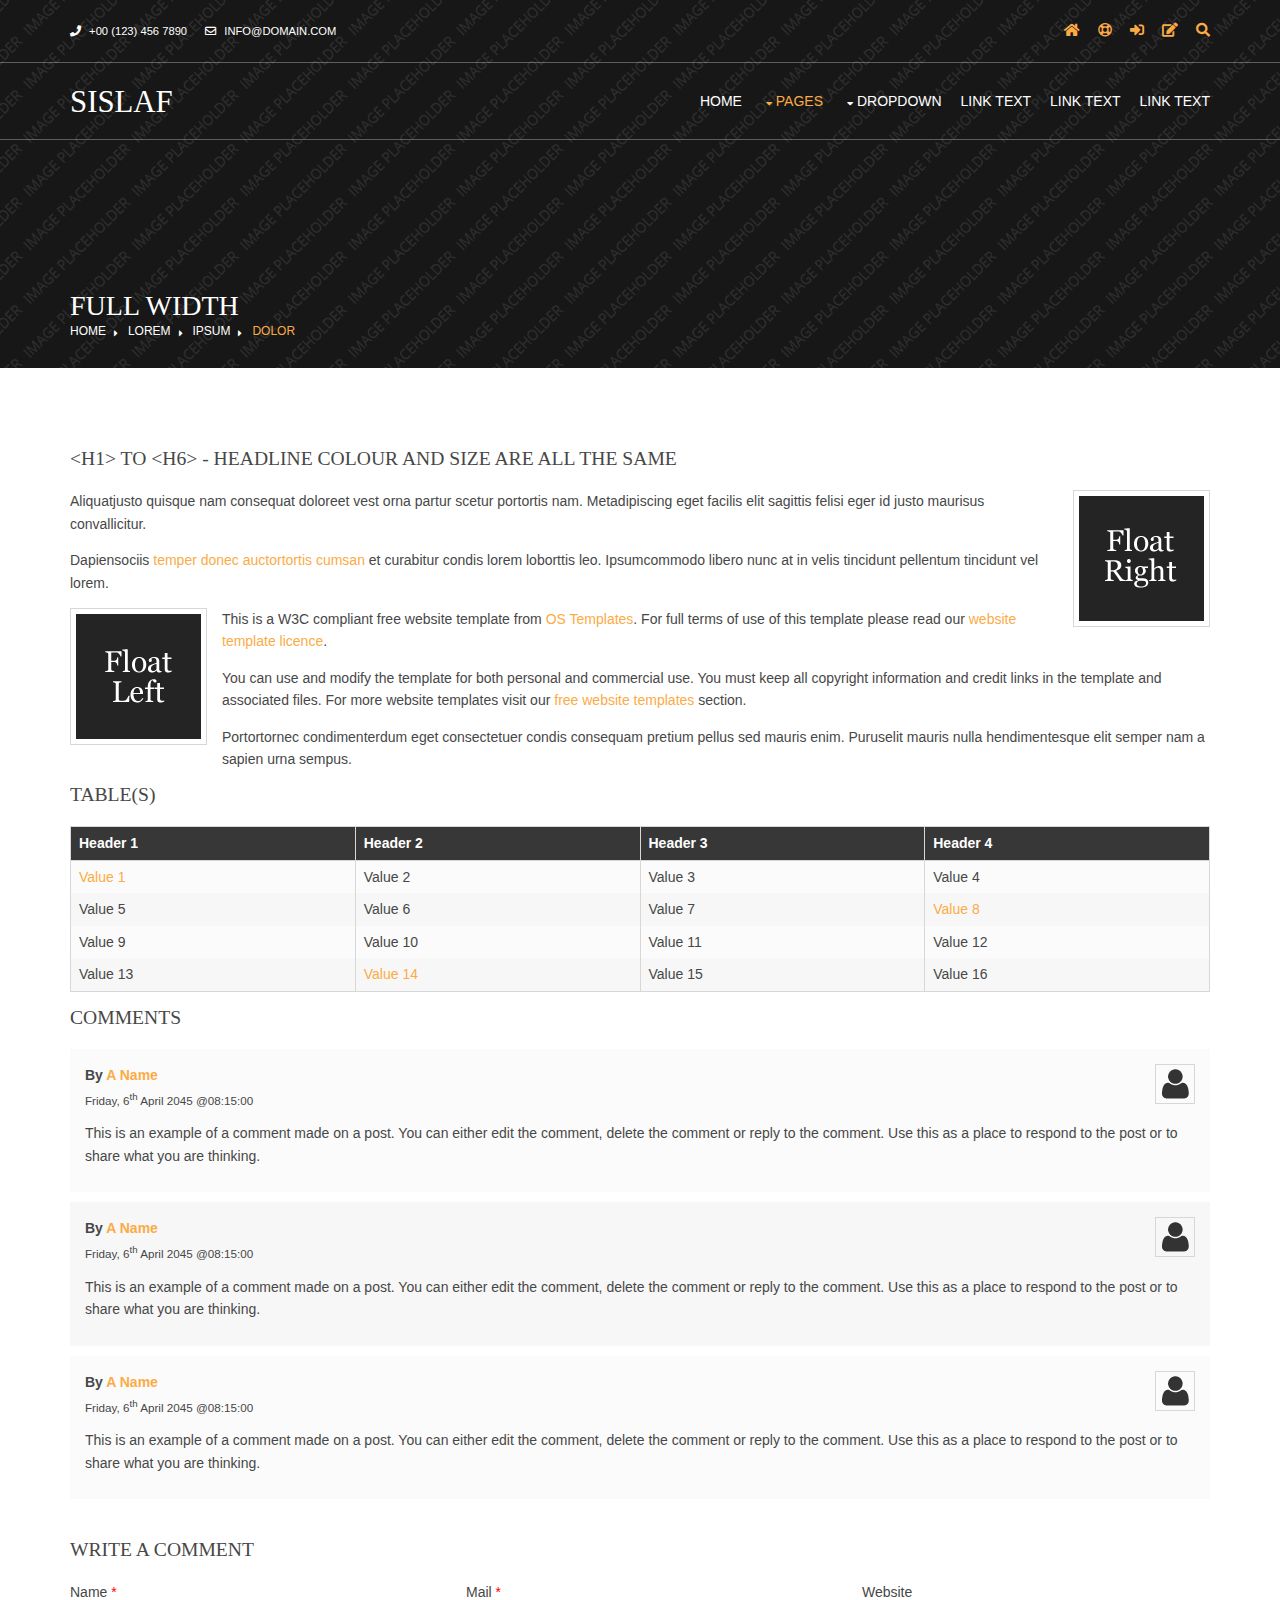
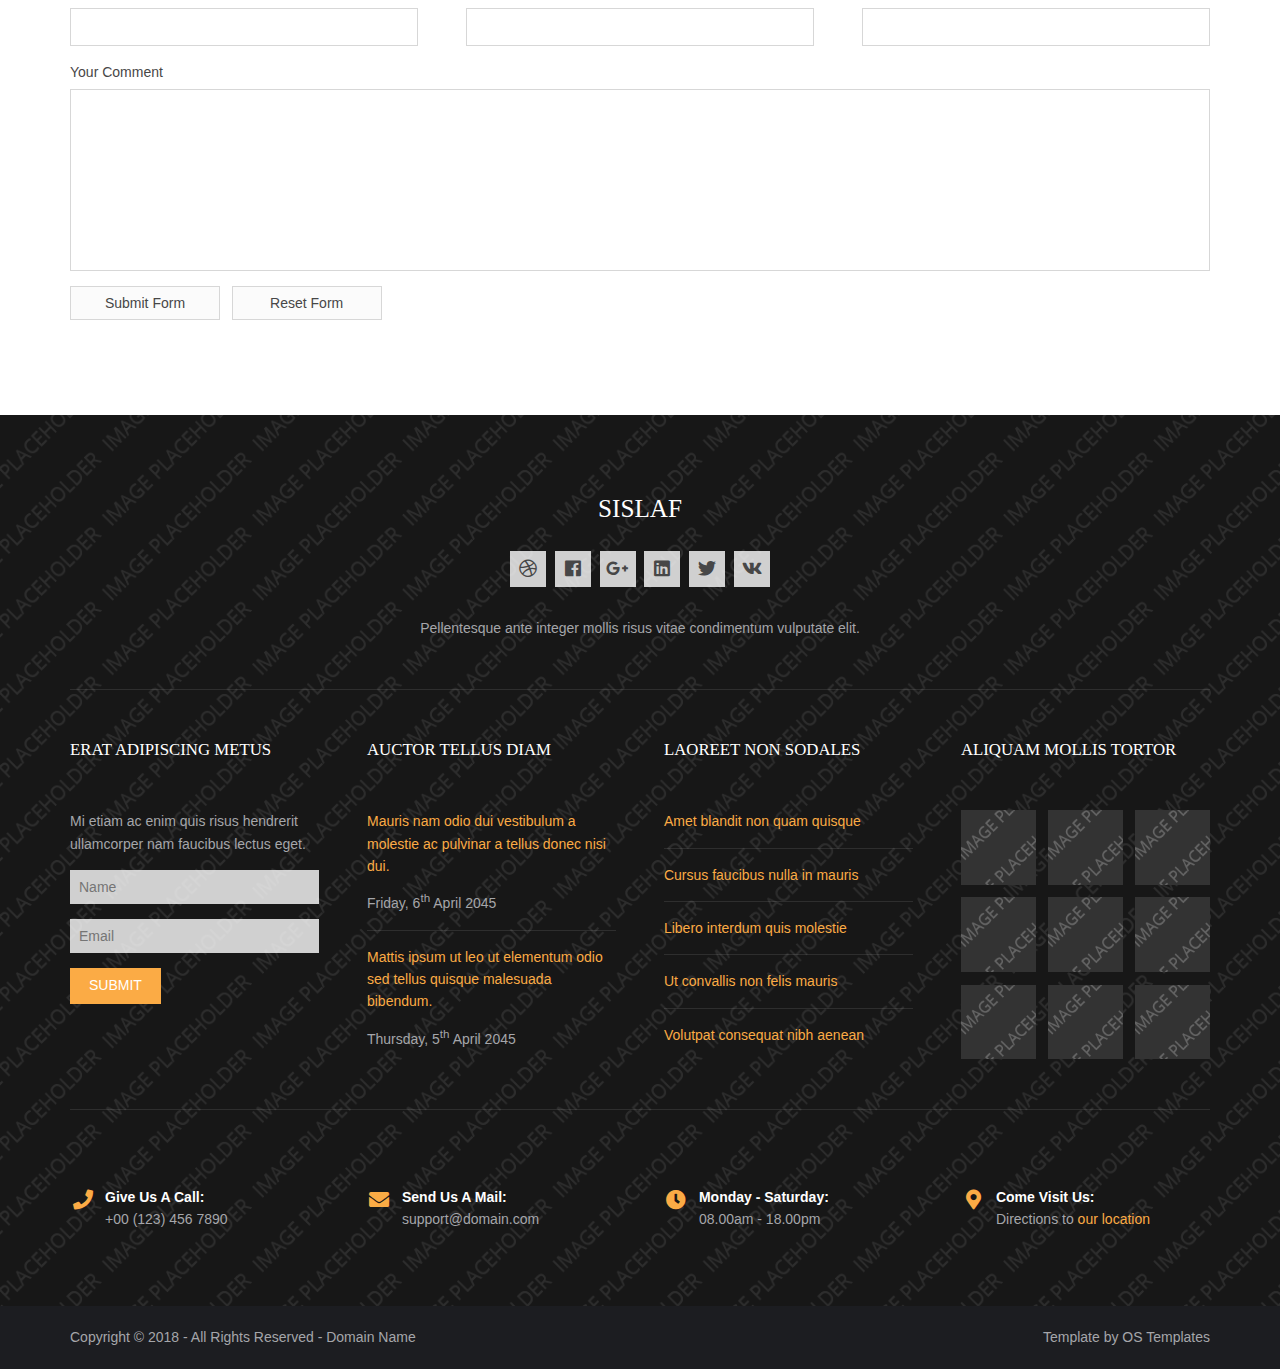
<file: hm/pages/full-width.html>
<!DOCTYPE html>
<!--
Template Name: Sislaf
Author: <a href="https://www.os-templates.com/">OS Templates</a>
Author URI: https://www.os-templates.com/
Copyright: OS-Templates.com
Licence: Free to use under our free template licence terms
Licence URI: https://www.os-templates.com/template-terms
-->
<html lang="">
<!-- To declare your language - read more here: https://www.w3.org/International/questions/qa-html-language-declarations -->
<head>
<title>Sislaf | Pages | Full Width</title>
<meta charset="utf-8">
<meta name="viewport" content="width=device-width, initial-scale=1.0, maximum-scale=1.0, user-scalable=no">
<link href="../layout/styles/layout.css" rel="stylesheet" type="text/css" media="all">
</head>
<body id="top">
<!-- ################################################################################################ -->
<!-- ################################################################################################ -->
<!-- ################################################################################################ -->
<!-- Top Background Image Wrapper -->
<div class="bgded overlay" style="background-image:url('../images/demo/backgrounds/01.png');"> 
  <!-- ################################################################################################ -->
  <div class="wrapper row0">
    <div id="topbar" class="hoc clear">
      <div class="fl_left"> 
        <!-- ################################################################################################ -->
        <ul class="nospace">
          <li><i class="fas fa-phone rgtspace-5"></i> +00 (123) 456 7890</li>
          <li><i class="far fa-envelope rgtspace-5"></i> info@domain.com</li>
        </ul>
        <!-- ################################################################################################ -->
      </div>
      <div class="fl_right"> 
        <!-- ################################################################################################ -->
        <ul class="nospace">
          <li><a href="../index.html"><i class="fas fa-home"></i></a></li>
          <li><a href="#" title="Help Centre"><i class="far fa-life-ring"></i></a></li>
          <li><a href="#" title="Login"><i class="fas fa-sign-in-alt"></i></a></li>
          <li><a href="#" title="Sign Up"><i class="fas fa-edit"></i></a></li>
          <li id="searchform">
            <div>
              <form action="#" method="post">
                <fieldset>
                  <legend>Quick Search:</legend>
                  <input type="text" placeholder="Enter search term&hellip;">
                  <button type="submit"><i class="fas fa-search"></i></button>
                </fieldset>
              </form>
            </div>
          </li>
        </ul>
        <!-- ################################################################################################ -->
      </div>
    </div>
  </div>
  <!-- ################################################################################################ -->
  <!-- ################################################################################################ -->
  <!-- ################################################################################################ -->
  <div class="wrapper row1">
    <header id="header" class="hoc clear">
      <div id="logo" class="fl_left"> 
        <!-- ################################################################################################ -->
        <h1><a href="../index.html">Sislaf</a></h1>
        <!-- ################################################################################################ -->
      </div>
      <nav id="mainav" class="fl_right"> 
        <!-- ################################################################################################ -->
        <ul class="clear">
          <li><a href="../index.html">Home</a></li>
          <li class="active"><a class="drop" href="#">Pages</a>
            <ul>
              <li><a href="gallery.html">Gallery</a></li>
              <li class="active"><a href="full-width.html">Full Width</a></li>
              <li><a href="sidebar-left.html">Sidebar Left</a></li>
              <li><a href="sidebar-right.html">Sidebar Right</a></li>
              <li><a href="basic-grid.html">Basic Grid</a></li>
              <li><a href="font-icons.html">Font Icons</a></li>
            </ul>
          </li>
          <li><a class="drop" href="#">Dropdown</a>
            <ul>
              <li><a href="#">Level 2</a></li>
              <li><a class="drop" href="#">Level 2 + Drop</a>
                <ul>
                  <li><a href="#">Level 3</a></li>
                  <li><a href="#">Level 3</a></li>
                  <li><a href="#">Level 3</a></li>
                </ul>
              </li>
              <li><a href="#">Level 2</a></li>
            </ul>
          </li>
          <li><a href="#">Link Text</a></li>
          <li><a href="#">Link Text</a></li>
          <li><a href="#">Link Text</a></li>
        </ul>
        <!-- ################################################################################################ -->
      </nav>
    </header>
  </div>
  <!-- ################################################################################################ -->
  <!-- ################################################################################################ -->
  <!-- ################################################################################################ -->
  <div id="breadcrumb" class="hoc clear"> 
    <!-- ################################################################################################ -->
    <h6 class="heading">Full Width</h6>
    <ul>
      <li><a href="#">Home</a></li>
      <li><a href="#">Lorem</a></li>
      <li><a href="#">Ipsum</a></li>
      <li><a href="#">Dolor</a></li>
    </ul>
    <!-- ################################################################################################ -->
  </div>
  <!-- ################################################################################################ -->
</div>
<!-- End Top Background Image Wrapper -->
<!-- ################################################################################################ -->
<!-- ################################################################################################ -->
<!-- ################################################################################################ -->
<div class="wrapper row3">
  <main class="hoc container clear"> 
    <!-- main body -->
    <!-- ################################################################################################ -->
    <div class="content"> 
      <!-- ################################################################################################ -->
      <h1>&lt;h1&gt; to &lt;h6&gt; - Headline Colour and Size Are All The Same</h1>
      <img class="imgr borderedbox inspace-5" src="../images/demo/imgr.gif" alt="">
      <p>Aliquatjusto quisque nam consequat doloreet vest orna partur scetur portortis nam. Metadipiscing eget facilis elit sagittis felisi eger id justo maurisus convallicitur.</p>
      <p>Dapiensociis <a href="#">temper donec auctortortis cumsan</a> et curabitur condis lorem loborttis leo. Ipsumcommodo libero nunc at in velis tincidunt pellentum tincidunt vel lorem.</p>
      <img class="imgl borderedbox inspace-5" src="../images/demo/imgl.gif" alt="">
      <p>This is a W3C compliant free website template from <a href="https://www.os-templates.com/" title="Free Website Templates">OS Templates</a>. For full terms of use of this template please read our <a href="https://www.os-templates.com/template-terms">website template licence</a>.</p>
      <p>You can use and modify the template for both personal and commercial use. You must keep all copyright information and credit links in the template and associated files. For more website templates visit our <a href="https://www.os-templates.com/">free website templates</a> section.</p>
      <p>Portortornec condimenterdum eget consectetuer condis consequam pretium pellus sed mauris enim. Puruselit mauris nulla hendimentesque elit semper nam a sapien urna sempus.</p>
      <h1>Table(s)</h1>
      <div class="scrollable">
        <table>
          <thead>
            <tr>
              <th>Header 1</th>
              <th>Header 2</th>
              <th>Header 3</th>
              <th>Header 4</th>
            </tr>
          </thead>
          <tbody>
            <tr>
              <td><a href="#">Value 1</a></td>
              <td>Value 2</td>
              <td>Value 3</td>
              <td>Value 4</td>
            </tr>
            <tr>
              <td>Value 5</td>
              <td>Value 6</td>
              <td>Value 7</td>
              <td><a href="#">Value 8</a></td>
            </tr>
            <tr>
              <td>Value 9</td>
              <td>Value 10</td>
              <td>Value 11</td>
              <td>Value 12</td>
            </tr>
            <tr>
              <td>Value 13</td>
              <td><a href="#">Value 14</a></td>
              <td>Value 15</td>
              <td>Value 16</td>
            </tr>
          </tbody>
        </table>
      </div>
      <div id="comments">
        <h2>Comments</h2>
        <ul>
          <li>
            <article>
              <header>
                <figure class="avatar"><img src="../images/demo/avatar.png" alt=""></figure>
                <address>
                By <a href="#">A Name</a>
                </address>
                <time datetime="2045-04-06T08:15+00:00">Friday, 6<sup>th</sup> April 2045 @08:15:00</time>
              </header>
              <div class="comcont">
                <p>This is an example of a comment made on a post. You can either edit the comment, delete the comment or reply to the comment. Use this as a place to respond to the post or to share what you are thinking.</p>
              </div>
            </article>
          </li>
          <li>
            <article>
              <header>
                <figure class="avatar"><img src="../images/demo/avatar.png" alt=""></figure>
                <address>
                By <a href="#">A Name</a>
                </address>
                <time datetime="2045-04-06T08:15+00:00">Friday, 6<sup>th</sup> April 2045 @08:15:00</time>
              </header>
              <div class="comcont">
                <p>This is an example of a comment made on a post. You can either edit the comment, delete the comment or reply to the comment. Use this as a place to respond to the post or to share what you are thinking.</p>
              </div>
            </article>
          </li>
          <li>
            <article>
              <header>
                <figure class="avatar"><img src="../images/demo/avatar.png" alt=""></figure>
                <address>
                By <a href="#">A Name</a>
                </address>
                <time datetime="2045-04-06T08:15+00:00">Friday, 6<sup>th</sup> April 2045 @08:15:00</time>
              </header>
              <div class="comcont">
                <p>This is an example of a comment made on a post. You can either edit the comment, delete the comment or reply to the comment. Use this as a place to respond to the post or to share what you are thinking.</p>
              </div>
            </article>
          </li>
        </ul>
        <h2>Write A Comment</h2>
        <form action="#" method="post">
          <div class="one_third first">
            <label for="name">Name <span>*</span></label>
            <input type="text" name="name" id="name" value="" size="22" required>
          </div>
          <div class="one_third">
            <label for="email">Mail <span>*</span></label>
            <input type="email" name="email" id="email" value="" size="22" required>
          </div>
          <div class="one_third">
            <label for="url">Website</label>
            <input type="url" name="url" id="url" value="" size="22">
          </div>
          <div class="block clear">
            <label for="comment">Your Comment</label>
            <textarea name="comment" id="comment" cols="25" rows="10"></textarea>
          </div>
          <div>
            <input type="submit" name="submit" value="Submit Form">
            &nbsp;
            <input type="reset" name="reset" value="Reset Form">
          </div>
        </form>
      </div>
      <!-- ################################################################################################ -->
    </div>
    <!-- ################################################################################################ -->
    <!-- / main body -->
    <div class="clear"></div>
  </main>
</div>
<!-- ################################################################################################ -->
<!-- ################################################################################################ -->
<!-- ################################################################################################ -->
<div class="bgded overlay row4" style="background-image:url('../images/demo/backgrounds/05.png');">
  <footer id="footer" class="hoc clear"> 
    <!-- ################################################################################################ -->
    <div class="center btmspace-50">
      <h6 class="heading">Sislaf</h6>
      <ul class="faico clear">
        <li><a class="faicon-dribble" href="#"><i class="fab fa-dribbble"></i></a></li>
        <li><a class="faicon-facebook" href="#"><i class="fab fa-facebook"></i></a></li>
        <li><a class="faicon-google-plus" href="#"><i class="fab fa-google-plus-g"></i></a></li>
        <li><a class="faicon-linkedin" href="#"><i class="fab fa-linkedin"></i></a></li>
        <li><a class="faicon-twitter" href="#"><i class="fab fa-twitter"></i></a></li>
        <li><a class="faicon-vk" href="#"><i class="fab fa-vk"></i></a></li>
      </ul>
      <p class="nospace">Pellentesque ante integer mollis risus vitae condimentum vulputate elit.</p>
    </div>
    <!-- ################################################################################################ -->
    <hr class="btmspace-50">
    <!-- ################################################################################################ -->
    <div class="group btmspace-50">
      <div class="one_quarter first">
        <h6 class="heading">Erat adipiscing metus</h6>
        <p class="nospace btmspace-15">Mi etiam ac enim quis risus hendrerit ullamcorper nam faucibus lectus eget.</p>
        <form method="post" action="#">
          <fieldset>
            <legend>Newsletter:</legend>
            <input class="btmspace-15" type="text" value="" placeholder="Name">
            <input class="btmspace-15" type="text" value="" placeholder="Email">
            <button type="submit" value="submit">Submit</button>
          </fieldset>
        </form>
      </div>
      <div class="one_quarter">
        <h6 class="heading">Auctor tellus diam</h6>
        <ul class="nospace linklist">
          <li>
            <article>
              <p class="nospace btmspace-10"><a href="#">Mauris nam odio dui vestibulum a molestie ac pulvinar a tellus donec nisi dui.</a></p>
              <time class="block font-xs" datetime="2045-04-06">Friday, 6<sup>th</sup> April 2045</time>
            </article>
          </li>
          <li>
            <article>
              <p class="nospace btmspace-10"><a href="#">Mattis ipsum ut leo ut elementum odio sed tellus quisque malesuada bibendum.</a></p>
              <time class="block font-xs" datetime="2045-04-05">Thursday, 5<sup>th</sup> April 2045</time>
            </article>
          </li>
        </ul>
      </div>
      <div class="one_quarter">
        <h6 class="heading">Laoreet non sodales</h6>
        <ul class="nospace linklist">
          <li><a href="#">Amet blandit non quam quisque</a></li>
          <li><a href="#">Cursus faucibus nulla in mauris</a></li>
          <li><a href="#">Libero interdum quis molestie</a></li>
          <li><a href="#">Ut convallis non felis mauris</a></li>
          <li><a href="#">Volutpat consequat nibh aenean</a></li>
        </ul>
      </div>
      <div class="one_quarter">
        <h6 class="heading">Aliquam mollis tortor</h6>
        <ul class="nospace clear latestimg">
          <li><a class="imgover" href="#"><img src="../images/demo/100x100.png" alt=""></a></li>
          <li><a class="imgover" href="#"><img src="../images/demo/100x100.png" alt=""></a></li>
          <li><a class="imgover" href="#"><img src="../images/demo/100x100.png" alt=""></a></li>
          <li><a class="imgover" href="#"><img src="../images/demo/100x100.png" alt=""></a></li>
          <li><a class="imgover" href="#"><img src="../images/demo/100x100.png" alt=""></a></li>
          <li><a class="imgover" href="#"><img src="../images/demo/100x100.png" alt=""></a></li>
          <li><a class="imgover" href="#"><img src="../images/demo/100x100.png" alt=""></a></li>
          <li><a class="imgover" href="#"><img src="../images/demo/100x100.png" alt=""></a></li>
          <li><a class="imgover" href="#"><img src="../images/demo/100x100.png" alt=""></a></li>
        </ul>
      </div>
      <!-- ################################################################################################ -->
    </div>
    <div id="ctdetails" class="clear">
      <ul class="nospace clear">
        <li class="one_quarter first">
          <div class="block clear"><a href="#"><i class="fas fa-phone"></i></a> <span><strong>Give us a call:</strong> +00 (123) 456 7890</span></div>
        </li>
        <li class="one_quarter">
          <div class="block clear"><a href="#"><i class="fas fa-envelope"></i></a> <span><strong>Send us a mail:</strong> support@domain.com</span></div>
        </li>
        <li class="one_quarter">
          <div class="block clear"><a href="#"><i class="fas fa-clock"></i></a> <span><strong> Monday - Saturday:</strong> 08.00am - 18.00pm</span></div>
        </li>
        <li class="one_quarter">
          <div class="block clear"><a href="#"><i class="fas fa-map-marker-alt"></i></a> <span><strong>Come visit us:</strong> Directions to <a href="#">our location</a></span></div>
        </li>
      </ul>
    </div>
    <!-- ################################################################################################ -->
  </footer>
</div>
<!-- ################################################################################################ -->
<!-- ################################################################################################ -->
<!-- ################################################################################################ -->
<div class="wrapper row5">
  <div id="copyright" class="hoc clear"> 
    <!-- ################################################################################################ -->
    <p class="fl_left">Copyright &copy; 2018 - All Rights Reserved - <a href="#">Domain Name</a></p>
    <p class="fl_right">Template by <a target="_blank" href="https://www.os-templates.com/" title="Free Website Templates">OS Templates</a></p>
    <!-- ################################################################################################ -->
  </div>
</div>
<!-- ################################################################################################ -->
<!-- ################################################################################################ -->
<!-- ################################################################################################ -->
<a id="backtotop" href="#top"><i class="fas fa-chevron-up"></i></a>
<!-- JAVASCRIPTS -->
<script src="../layout/scripts/jquery.min.js"></script>
<script src="../layout/scripts/jquery.backtotop.js"></script>
<script src="../layout/scripts/jquery.mobilemenu.js"></script>
</body>
</html>
</file>
<file: hm/layout/styles/layout.css>
@charset "utf-8";
/*
Template Name: Sislaf
Author: <a href="https://www.os-templates.com/">OS Templates</a>
Author URI: https://www.os-templates.com/
Copyright: OS-Templates.com
Licence: Free to use under our free template licence terms
Licence URI: https://www.os-templates.com/template-terms
File: Layout CSS
*/

@import url("fontawesome-free/css/fontawesome-all.min.css");
@import url("framework.css");

/* Rows
--------------------------------------------------------------------------------------------------------------- */
.row0, .row0 a{}
.row1{border:solid; border-width:1px 0;}
.row2, .row2 a{}
.row3, .row3 a{}
.row4, .row4 a{}
.row5, .row5 a{}


/* Top Bar
--------------------------------------------------------------------------------------------------------------- */
#topbar{padding:20px 0; font-size:.8rem; text-transform:uppercase;}

#topbar ul li{display:inline-block; margin-right:15px;}
#topbar ul li:last-child{margin-right:0; padding-right:0; border-right:none;}
#topbar i{line-height:normal;}
#topbar > div:nth-of-type(2) i{font-size:1rem;}

/* Search Form */
#topbar #searchform{position:relative; line-height:1; z-index:9999;}
#topbar #searchform::after{display:block; height:18px; line-height:18px; padding:0; font-family:"Font Awesome\ 5 Free"; font-weight:900; font-size:1rem; content:"\f002"/* fa-search */;}
#topbar #searchform:hover::after, #topbar #searchform button{cursor:pointer;}
#topbar #searchform > div{position:absolute; top:18px; right:0; width:280px; visibility:hidden; opacity:0/* Required for transition effect */;}
#topbar #searchform:hover > div{visibility:visible; opacity:1/* Required for transition effect */;}
#topbar #searchform form{display:block; position:relative;}
#topbar #searchform form *{border:none;}
#topbar #searchform input{display:block; width:100%; height:36px; padding:8px 40px 8px 10px; font-size:1rem;}
#topbar #searchform ::placeholder{text-transform:capitalize;}
#topbar #searchform button{display:block; position:absolute; top:3px; right:2px; height:30px; font-size:16px; line-height:1;}


/* Header
--------------------------------------------------------------------------------------------------------------- */
#header{}

#header #logo{margin:22px 0 0 0;}
#header #logo h1{margin:0; padding:0; font-size:2.2rem; text-transform:uppercase;}


/* Page Intro
--------------------------------------------------------------------------------------------------------------- */
#pageintro{padding:200px 0 300px;}/* 300px => 100px for #introblocks negative margin */

#pageintro article, #pageintro article p{display:block; max-width:75%; margin:0 auto; text-align:center;}
#pageintro article p{max-width:65%; line-height:2rem;}
#pageintro .heading{margin-bottom:20px; font-size:4rem;}
#pageintro footer{margin-top:50px;}


/* Content Area
--------------------------------------------------------------------------------------------------------------- */
.container{padding:80px 0;}

/* Content */
.container .content{}

.sectiontitle{display:block; max-width:55%; margin:0 auto 80px; text-align:center;}
.sectiontitle *{margin:0;}

/* Introblocks - x3 */
#introblocks{display:block; position:relative; margin:-180px 0 0 0; z-index:1; text-align:center;}/* 180px => 100px + container padding */
#introblocks figure{}
#introblocks figure figcaption{display:block; padding:30px 0 0 0; text-align:center;}
#introblocks figure figcaption > a{}
#introblocks figure figcaption .heading{font-size:1.2rem; font-weight:700; margin-bottom:0;}
#introblocks figure figcaption .heading.underline::after{left:50%; margin-left:-12%;}

/* Overview - for services etc. */
#overview{}
#overview li{margin-bottom:50px;}
#overview li:nth-last-child(-n+3){margin-bottom:0;}/* Removes bottom margin from the last three items - margin is restored in the media queries when items stack */
#overview li:nth-child(3n+1){margin-left:0; clear:left;}/* Removes the need to add class="first" */
#overview article{}
#overview article *{margin:0; padding:0;}
#overview article > div{display:block; position:relative; min-height:36px; margin:0 0 20px 0; padding:8px 0 0 55px;}
#overview article > div *{line-height:1;}
#overview article > div i{display:block; position:absolute; top:0; left:0; font-size:36px;}
#overview article > div .heading{}
#overview article p{}

/* Split Fifty */
#splitfifty{}
#splitfifty *{margin:0;}
#splitfifty > .sectiontitle{max-width:none; margin:0 0 50px 0; text-align:left;}
#splitfifty > .sectiontitle .heading.underline::after{left:0; margin-left:0;}
#splitfifty > div:nth-of-type(2) article{display:block; float:left; width:50%; padding:50px;}
#splitfifty > div:nth-of-type(2) article *{margin:0 0 30px 0;}
#splitfifty > div:nth-of-type(2) article .heading{}
#splitfifty > div:nth-of-type(2) article p{}
#splitfifty > div:nth-of-type(2) article footer, #splitfifty > div:nth-of-type(2) article footer a{margin:0;}
#splitfifty.disright > div:nth-of-type(2) article{float:right;}/* Display the block to the right, instead of left - depends on your preference */

/* Team Members */
.team{}
.team li:last-child{margin-bottom:0;}/* Used when elements stack in small viewports */
.team figure{display:block; text-align:center;}
.team figure *{margin:0; padding:0;}
.team figure a{}
.team figure img{}
.team figure figcaption{padding:20px 10px; line-height:1;}
.team figure strong{display:block; margin-bottom:8px; font-size:1.4rem; font-weight:400;}
.team figure em{display:block; font-style:normal; font-size:.8rem;}

/* Stats */
#stats{}
#stats > li{display:block; float:left; width:25%; border:solid; border-width:0 1px 0 0; text-align:center;}
#stats > li:last-child{border:none;}
#stats > li *{margin:0; padding:0;}
#stats > li i{margin-bottom:30px; font-size:5rem;}
#stats > li p:first-of-type{margin-bottom:15px; font-size:3rem; font-weight:700; line-height:1;}
#stats > li p:last-of-type{text-transform:uppercase;}

/* Testimonials */
#testimonials{}
#testimonials > .one_half{margin:0;}
#testimonials ul{margin:0; padding:50px; list-style:none;}
#testimonials ul li{margin:0 0 50px 0;}
#testimonials ul li:last-child{margin:0;}
#testimonials blockquote{display:block; position:relative; width:100%; margin:0 0 30px 0; padding:30px; line-height:1.4; z-index:1; border-radius:10px;}
#testimonials blockquote::before{display:block; position:absolute; top:10px; left:10px; font-family:"Font Awesome\ 5 Free"; font-weight:900; font-size:32px; line-height:32px; content:"\f10d"; z-index:-1;}
#testimonials blockquote::after{display:block; position:absolute; bottom:-15px; left:30px; width:0; height:0; content:""; border:15px solid transparent; border-bottom:none;}
#testimonials figure{}
#testimonials figure *{margin:0; line-height:1;}
#testimonials figure img{float:left; margin:0 15px;}
#testimonials figcaption{float:left; margin-top:10px;}
#testimonials figcaption .heading{font-size:1.2rem; font-weight:700;}
#testimonials figcaption em{font-size:.8rem;}
#testimonials footer{}

/* Latest - Blog posts etc. */
#latest{}
#latest article{}
#latest article figure{}
#latest article figure img{}
#latest article .meta{display:block; padding:5px 10px;}
#latest article .meta li{display:block; float:left; width:50%; font-size:.8rem;}
#latest article .meta li:last-child{text-align:right;}
#latest article .meta li i{margin-right:5px;}
#latest article .excerpt{padding:30px; border:solid; border-width:0 1px 1px 1px;}
#latest article .excerpt .heading{margin:0 0 15px 0; font-size:1.2rem;}
#latest article .excerpt p{}
#latest article .excerpt footer{margin-top:30px;}

/* Comments */
#comments ul{margin:0 0 40px 0; padding:0; list-style:none;}
#comments li{margin:0 0 10px 0; padding:15px;}
#comments .avatar{float:right; margin:0 0 10px 10px; padding:3px; border:1px solid;}
#comments address{font-weight:bold;}
#comments time{font-size:smaller;}
#comments .comcont{display:block; margin:0; padding:0;}
#comments .comcont p{margin:10px 5px 10px 0; padding:0;}

#comments form{display:block; width:100%;}
#comments input, #comments textarea{width:100%; padding:10px; border:1px solid;}
#comments textarea{overflow:auto;}
#comments div{margin-bottom:15px;}
#comments input[type="submit"], #comments input[type="reset"]{display:inline-block; width:auto; min-width:150px; margin:0; padding:8px 5px; cursor:pointer;}

/* Sidebar */
.container .sidebar{}

.sidebar .sdb_holder{margin-bottom:50px;}
.sidebar .sdb_holder:last-child{margin-bottom:0;}


/* Footer
--------------------------------------------------------------------------------------------------------------- */
#footer{padding:80px 0;}

#footer .heading{margin-bottom:50px; font-size:1.2rem;}

#footer > div:first-of-type .heading{margin-bottom:20px; text-transform:uppercase; font-size:1.8rem;}
#footer > div:first-of-type .faico{margin-bottom:30px;}

#footer input, #footer button{border:1px solid;}
#footer input{display:block; width:100%; padding:8px;}
#footer button{padding:8px 18px 10px; text-transform:uppercase; font-weight:400; cursor:pointer;}

#footer .linklist li{display:block; margin-bottom:15px; padding:0 0 15px 0; border-bottom:1px solid;}
#footer .linklist li:last-child{margin:0; padding:0; border:none;}
#footer .linklist li::before, #footer .linklist li::after{display:table; content:"";}
#footer .linklist li, #footer .linklist li::after{clear:both;}

#footer .contact{}
#footer .contact.linklist li, #footer .contact.linklist li:last-child{position:relative; padding-left:40px;}
#footer .contact li *{margin:0; padding:0; line-height:1.6;}
#footer .contact li i{display:block; position:absolute; top:0; left:0; width:30px; font-size:16px; text-align:center;}

#footer .latestimg{}
#footer .latestimg > li{display:inline-block; float:left; width:30%; margin:0 0 5% 5%;}
#footer .latestimg > li:nth-last-child(-n+3){margin-bottom:0;}/* Removes bottom margin from the last three items - margin is restored in the media queries when items stack */
#footer .latestimg > li:nth-child(3n+1){margin-left:0; clear:left;}/* Removes the need to add class="first" */
#footer .latestimg > li img{width:100%;}/* Force the image to resize to take the full space - may have to be changed for tablets, depends on personal preference */
#footer .latestimg > li a.imgover{display:block;}

#footer #ctdetails{padding-top:80px; border-top:1px solid;}
#footer #ctdetails ul{}
#footer #ctdetails ul li{}
#footer #ctdetails ul li div{position:relative; min-height:30px; padding:0 0 0 35px; line-height:1;}
#footer #ctdetails ul li div i{position:absolute; top:0; left:0; width:25px; height:23px; font-size:20px; text-align:center;}
#footer #ctdetails ul li div span{display:block;}
#footer #ctdetails ul li div strong{display:block; margin:0 0 8px 0; text-transform:capitalize;}


/* Copyright
--------------------------------------------------------------------------------------------------------------- */
#copyright{padding:20px 0;}
#copyright *{margin:0; padding:0;}


/* Transition Fade
This gives a smooth transition to "ALL" elements used in the layout - other than the navigation form used in mobile devices
If you don't want it to fade all elements, you have to list the ones you want to be faded individually
Delete it completely to stop fading
--------------------------------------------------------------------------------------------------------------- */
*, *::before, *::after{transition:all .3s ease-in-out;}
#mainav form *{transition:none !important;}


/* ------------------------------------------------------------------------------------------------------------ */
/* ------------------------------------------------------------------------------------------------------------ */
/* ------------------------------------------------------------------------------------------------------------ */
/* ------------------------------------------------------------------------------------------------------------ */
/* ------------------------------------------------------------------------------------------------------------ */


/* Navigation
--------------------------------------------------------------------------------------------------------------- */
nav ul, nav ol{margin:0; padding:0; list-style:none;}

#mainav, #breadcrumb, .sidebar nav{line-height:normal;}
#mainav .drop::after, #mainav li li .drop::after, #breadcrumb li a::after, .sidebar nav a::after{position:absolute; font-family:"Font Awesome\ 5 Free"; font-weight:900; font-size:10px; line-height:10px;}

/* Top Navigation */
#mainav{}
#mainav ul{text-transform:uppercase;}
#mainav ul ul{position:absolute; width:180px; text-transform:none; z-index:9999;}
#mainav ul ul ul{left:180px; top:0;}
#mainav li{display:inline-block; position:relative; margin:0 15px 0 0; padding:0;}
#mainav li:last-child{margin-right:0;}
#mainav li li{width:100%; margin:0;}
#mainav li a{display:block; padding:30px 0;}
#mainav li li a{border:solid; border-width:0 0 1px 0;}
#mainav .drop{padding-left:15px;}
#mainav li li a, #mainav li li .drop{display:block; margin:0; padding:10px 15px;}
#mainav .drop::after, #mainav li li .drop::after{content:"\f0d7";}
#mainav .drop::after{top:35px; left:5px;}
#mainav li li .drop::after{top:15px; left:5px;}
#mainav ul ul{visibility:hidden; opacity:0;}
#mainav ul li:hover > ul{visibility:visible; opacity:1;}

#mainav form{display:none; width:100%; margin:0; padding:0;}
#mainav form select, #mainav form select option{display:block; cursor:pointer; outline:none;}
#mainav form select{width:100%; padding:5px; border:none;}
#mainav form select option{margin:5px; padding:0; border:none;}

/* Breadcrumb */
#breadcrumb{padding:150px 0 30px;}
#breadcrumb ul{margin:0; padding:0; list-style:none; text-transform:uppercase;}
#breadcrumb li{display:inline-block; margin:0 6px 0 0; padding:0;}
#breadcrumb li a{display:block; position:relative; margin:0; padding:0 12px 0 0; font-size:12px;}
#breadcrumb li a::after{top:4px; right:0; content:"\f0da";}
#breadcrumb li:last-child a{margin:0; padding:0;}
#breadcrumb li:last-child a::after{display:none;}
#breadcrumb .heading{margin:0; font-size:2rem;}

/* Sidebar Navigation */
.sidebar nav{display:block; width:100%;}
.sidebar nav li{margin:0 0 3px 0; padding:0;}
.sidebar nav a{display:block; position:relative; margin:0; padding:5px 10px 5px 15px; text-decoration:none; border:solid; border-width:0 0 1px 0;}
.sidebar nav a::after{top:10px; left:5px; content:"\f0da";}
.sidebar nav ul ul a{padding-left:35px;}
.sidebar nav ul ul a::after{left:25px;}
.sidebar nav ul ul ul a{padding-left:55px;}
.sidebar nav ul ul ul a::after{left:45px;}

/* Pagination */
.pagination{display:block; width:100%; text-align:center; clear:both;}
.pagination li{display:inline-block; margin:0 2px 0 0;}
.pagination li:last-child{margin-right:0;}
.pagination a, .pagination strong{display:block; padding:8px 11px; border:1px solid; background-clip:padding-box; font-weight:normal;}

/* Back to Top */
#backtotop{z-index:999; display:inline-block; position:fixed; visibility:hidden; bottom:20px; right:20px; width:36px; height:36px; line-height:36px; font-size:16px; text-align:center; opacity:.2;}
#backtotop i{display:block; width:100%; height:100%; line-height:inherit;}
#backtotop.visible{visibility:visible; opacity:.5;}
#backtotop:hover{opacity:1;}


/* Tables
--------------------------------------------------------------------------------------------------------------- */
table, th, td{border:1px solid; border-collapse:collapse; vertical-align:top;}
table, th{table-layout:auto;}
table{width:100%; margin-bottom:15px;}
th, td{padding:5px 8px;}
td{border-width:0 1px;}


/* Gallery
--------------------------------------------------------------------------------------------------------------- */
#gallery{display:block; width:100%; margin-bottom:50px;}
#gallery figure figcaption{display:block; width:100%; clear:both;}
#gallery li{margin-bottom:30px;}


/* Font Awesome Social Icons
--------------------------------------------------------------------------------------------------------------- */
.faico{margin:0; padding:0; list-style:none;}
.faico li{display:inline-block; margin:8px 5px 0 0; padding:0; line-height:normal;}
.faico li:last-child{margin-right:0;}
.faico a{display:inline-block; width:36px; height:36px; line-height:36px; font-size:18px; text-align:center;}

.faico a{color:#474747; background-color:rgba(255,255,255,.8);}
.faico a:hover{color:#FFFFFF;}

.faicon-dribble:hover{background-color:#EA4C89;}
.faicon-facebook:hover{background-color:#3B5998;}
.faicon-google-plus:hover{background-color:#DB4A39;}
.faicon-linkedin:hover{background-color:#0E76A8;}
.faicon-twitter:hover{background-color:#00ACEE;}
.faicon-vk:hover{background-color:#4E658E;}


/* ------------------------------------------------------------------------------------------------------------ */
/* ------------------------------------------------------------------------------------------------------------ */
/* ------------------------------------------------------------------------------------------------------------ */
/* ------------------------------------------------------------------------------------------------------------ */
/* ------------------------------------------------------------------------------------------------------------ */


/* Colours
--------------------------------------------------------------------------------------------------------------- */
body{color:#A5A6AA; background-color:#1C1D21;}
a{color:#FBAB45;}
a:active, a:focus{background:transparent !important;}/* IE10 + 11 Bugfix - prevents grey background */
hr, .borderedbox{border-color:#D7D7D7;}
label span{color:#FF0000; background-color:inherit;}
input:focus, textarea:focus, *:required:focus{border-color:#FBAB45 !important;}

.overlay{color:#FFFFFF; background-color:inherit;}
.overlay::after{color:inherit; background-color:rgba(0,0,0,.55);}
.overlay.light{color:#474747;}
.overlay.light::after{background-color:rgba(255,255,255,.7);}

.btn, .btn.inverse:hover{color:#FFFFFF; background-color:#FBAB45; border-color:#FBAB45;}
.btn:hover, .btn.inverse{color:inherit; background-color:transparent; border-color:inherit;}

.imgover:hover::before{background-color:rgba(251,171,69,.5);/* #FBAB45 */}
.imgover, .imgover:hover::after{color:#FFFFFF;}

.heading.underline::after{background-color:#FA8D0A;}


/* Rows */
.row0{}
.row1{border-color:rgba(255,255,255,.3);}
.row2{color:#474747; background-color:#F4F4F4;}
.row3{color:#474747; background-color:#FFFFFF;}
.row4{color:#A5A6AA; background-color:#27282E;}
.row5, .row5 a{color:#A5A6AA; background-color:#1C1D21;}


/* Top Bar */
#topbar #searchform{color:#FBAB45;}
#topbar #searchform:hover{}
#topbar #searchform input{color:#FFFFFF; background:#FA8D0A;}
#topbar #searchform button{color:#FFFFFF; background:transparent;}


/* Header */
#header #logo h1 a{color:inherit;}


/* Page Intro */
#pageintro{color:#FFFFFF;}


/* Content Area */
#overview article a{color:inherit;}
#overview article:hover a{color:#FBAB45;}

#splitfifty article{color:#474747; background-color:rgba(255,255,255,.8);}
#splitfifty article:hover{background-color:#FFFFFF;}

.team figure, .latest article{box-shadow:0px 0px 15px rgba(0,0,0,.1);}
.team figure:hover{color:#FFFFFF; background-color:#FBAB45;}

#stats > li{border-color:#D7D7D7;}
#stats > li i{color:rgba(0,0,0,.2);}
#stats > li:hover i{color:rgba(0,0,0,.6);}

#testimonials blockquote{color:#474747; background-color:rgba(255,255,255,.8);}
#testimonials:hover blockquote{background-color:#FFFFFF;}
#testimonials blockquote::before{color:rgba(0,0,0,.1);}
#testimonials blockquote::after{border-top-color:rgba(255,255,255,.8);}
#testimonials:hover blockquote::after{border-top-color:#FFFFFF;}


/* Latest */
#latest article:hover{box-shadow:0px 0px 15px rgba(0,0,0,.1);}
#latest article .meta, #latest article .meta a{color:#FFFFFF; background-color:#1C1D21;}
#latest article .excerpt{border-color:#D7D7D7;}


/* Footer */
#footer .heading, #footer #ctdetails ul li div strong{color:#FFFFFF;}
#footer hr, #footer .borderedbox, #footer .linklist li, #footer #ctdetails{border-color:rgba(255,255,255,.1);}

#footer input, #footer button{border-color:transparent;}
#footer input{color:#474747; background-color:rgba(255,255,255,.8);}
#footer input:focus{border-color:#FBAB45;}
#footer button{color:#FFFFFF; background-color:#FBAB45;}
#footer button:hover{color:inherit; background-color:transparent; border-color:inherit;}


/* Navigation */
#mainav{}
#mainav li a{color:inherit;}
#mainav .active a, #mainav a:hover, #mainav li:hover > a{color:#FBAB45; background-color:inherit;}
#mainav li li a, #mainav .active li a{color:#FFFFFF; background-color:rgba(251,171,69,.5);/* #FBAB45 */ border-color:rgba(251,171,69,.5);}
#mainav li li:hover > a, #mainav .active .active > a{color:#FFFFFF; background-color:#FBAB45;}
#mainav form select{color:#474747; background-color:#FFFFFF;}

#breadcrumb a{color:inherit; background-color:inherit;}
#breadcrumb li:last-child a{color:#FBAB45;}

.container .sidebar nav a{color:inherit; border-color:#D7D7D7;}
.container .sidebar nav a:hover{color:#FBAB45;}

.pagination a, .pagination strong{border-color:#D7D7D7;}
.pagination .current *{color:#FFFFFF; background-color:#FBAB45;}

#backtotop{color:#FFFFFF; background-color:#FBAB45;}


/* Tables + Comments */
table, th, td, #comments .avatar, #comments input, #comments textarea{border-color:#D7D7D7;}
th{color:#FFFFFF; background-color:#373737;}
tr, #comments li, #comments input[type="submit"], #comments input[type="reset"]{color:inherit; background-color:#FBFBFB;}
tr:nth-child(even), #comments li:nth-child(even){color:inherit; background-color:#F7F7F7;}
table a, #comments a{background-color:inherit;}


/* ------------------------------------------------------------------------------------------------------------ */
/* ------------------------------------------------------------------------------------------------------------ */
/* ------------------------------------------------------------------------------------------------------------ */
/* ------------------------------------------------------------------------------------------------------------ */
/* ------------------------------------------------------------------------------------------------------------ */


/* Media Queries
--------------------------------------------------------------------------------------------------------------- */
@-ms-viewport{width:device-width;}


/* Max Wrapper Width - Laptop, Desktop etc.
--------------------------------------------------------------------------------------------------------------- */
@media screen and (min-width:1140px){
	.hoc{max-width:1140px;}
}

@media screen and (min-width:978px) and (max-width:1140px){
	.hoc{max-width:95%;}
}


/* Mobile Devices
--------------------------------------------------------------------------------------------------------------- */
@media screen and (max-width:978px){
	.hoc{max-width:90%;}

	#topbar{}

	#header{padding:30px 0;}
	#header #logo{margin-top:0;}

	#mainav{}
	#mainav ul{display:none;}
	#mainav form{display:block; margin-top:2px;}

	#breadcrumb{}

	.container{}
	#comments input[type="reset"]{margin-top:10px;}
	.pagination li{display:inline-block; margin:0 5px 5px 0;}

	#footer{}

	#copyright{}
	#copyright p:first-of-type{margin-bottom:10px;}
}

@media screen and (max-width:750px){
	.imgl, .imgr{display:inline-block; float:none; margin:0 0 10px 0;}
	.fl_left, .fl_right{display:block; float:none;}
	.group .group > *:last-child, .clear .clear > *:last-child, .clear .group > *:last-child, .group .clear > *:last-child{margin-bottom:0;}/* Experimental - Needs more testing in different situations, stops double margin when stacking */
	.one_half, .one_third, .two_third, .one_quarter, .two_quarter, .three_quarter{display:block; float:none; width:auto; margin:0 0 30px 0;}

	#topbar{text-align:center;}
	#topbar > div:first-of-type ul{margin:0 0 10px 0;}
	#topbar #searchform{display:none;}/* This is personal preference - remove if not required */

	#header{text-align:center;}
	#header #logo{margin:0 0 15px 0;}

	#pageintro article, #pageintro article p{max-width:none;}
	#pageintro .heading{font-size:2rem;}

	.sectiontitle{max-width:none;}
	
	#introblocks > ul{margin:0 auto 80px;}
	#introblocks > ul, #latest article{max-width:348px;}/* Restrict the width to the one_third grid element */
	.team figure{max-width:300px;}/* Restrict the width to the image width */
	#introblocks > ul > li, #overview li:nth-last-child(-n+3){margin-bottom:50px;}
	#introblocks > ul > li:last-child, #overview li:last-child{margin-bottom:0;}
	#splitfifty > div:nth-of-type(2) article{display:block; float:none; width:100%;}

	#footer .latestimg > li, #footer .latestimg > li:nth-last-child(-n+3){display:inline-block; float:none; width:auto; margin:0 5% 5% 0;}
	#footer .latestimg > li:last-child{margin-bottom:0;}
	#footer .latestimg > li img{width:auto;}
}

@media screen and (min-width:450px) and (max-width:750px){
	#stats > li{width:50%; margin-bottom:50px;}
	#stats > li:nth-child(even){border:none;}
	#stats > li:nth-last-child(-n+2){margin-bottom:0;}
}

@media screen and (max-width:450px){
	#topbar > div:first-of-type ul li{display:block; margin:0;}

	#splitfifty > div:nth-of-type(2) article, #testimonials ul, #latest article .excerpt{padding:20px;}
	#stats > li{float:none; width:100%; margin-bottom:25px; padding-bottom:25px;}
	#stats > li, #stats > li:nth-child(even){border-width:0 0 1px 0;}
	#stats > li:last-child{margin:25px 0 0 0; padding-bottom:0;}
}

/* Other
--------------------------------------------------------------------------------------------------------------- */
@media screen and (max-width:650px){
	.scrollable{display:block; width:100%; margin:0 0 30px 0; padding:0 0 15px 0; overflow:auto; overflow-x:scroll;}
	.scrollable table{margin:0; padding:0; white-space:nowrap;}

	.inline li{display:block; margin-bottom:10px;}
	.pushright li{margin-right:0;}

	.font-x2{font-size:1.6rem;}
	.font-x3{font-size:1.8rem;}
}
</file>
<file: cr/style.css>
@import url(https://fonts.googleapis.com/css?family=Roboto:300,400,500);

* {
  box-sizing: border-box;
}

html,
body {
  width: 100%;
  height: 100%;
  padding: 10px;
  margin: 0;
  background-color: #0d6efd;
  font-family: 'Roboto', sans-serif;
}

.shopping-cart {
  width: 750px;
  height: 423px;
  margin: 80px auto;
  background: #FFFFFF;
  box-shadow: 1px 2px 3px 0px rgba(0,0,0,0.10);
  border-radius: 10px;
  display: flex;
  flex-direction: column;
}

.title {
  height: 60px;
  border-bottom: 1px solid #E1E8EE;
  padding: 20px 30px;
  color: #5E6977;
  font-size: 18px;
  font-weight: 400;
}

.item {
  padding: 20px 30px;
  height: 120px;
  display: flex;
}

.item:nth-child(3) {
  border-top:  1px solid #E1E8EE;
  border-bottom:  1px solid #E1E8EE;
}

/* Buttons -  Delete and Like */
.buttons {
  position: relative;
  padding-top: 30px;
  margin-right: 60px;
}

.delete-btn {
  display: inline-block;
  cursor: pointer;
  width: 18px;
  height: 17px;
  background: url("delete-icn.svg") no-repeat center;
  margin-right: 20px;
}

.like-btn {
  position: absolute;
  top: 9px;
  left: 15px;
  display: inline-block;
  background: url('twitter-heart.png');
  width: 60px;
  height: 60px;
  background-size: 2900%;
  background-repeat: no-repeat;
  cursor: pointer;
}

.is-active {
  animation-name: animate;
  animation-duration: .8s;
  animation-iteration-count: 1;
  animation-timing-function: steps(28);
  animation-fill-mode: forwards;
}

@keyframes animate {
  0%   { background-position: left;  }
  50%  { background-position: right; }
  100% { background-position: right; }
}

/* Product Image */
.image {
  margin-right: 50px;
}

/* Product Description */
.description {
  padding-top: 10px;
  margin-right: 60px;
  width: 115px;
}

.description span {
  display: block;
  font-size: 14px;
  color: #43484D;
  font-weight: 400;
}

.description span:first-child {
  margin-bottom: 5px;
}
.description span:last-child {
  font-weight: 300;
  margin-top: 8px;
  color: #86939E;
}

/* Product Quantity */
.quantity {
  padding-top: 20px;
  margin-right: 60px;
}
.quantity input {
  -webkit-appearance: none;
  border: none;
  text-align: center;
  width: 32px;
  font-size: 16px;
  color: #43484D;
  font-weight: 300;
}

button[class*=btn] {
  width: 30px;
  height: 30px;
  background-color: #E1E8EE;
  border-radius: 6px;
  border: none;
  cursor: pointer;
}
.minus-btn img {
  margin-bottom: 3px;
}
.plus-btn img {
  margin-top: 2px;
}
button:focus,
input:focus {
  outline:0;
}

/* Total Price */
.total-price {
  width: 83px;
  padding-top: 27px;
  text-align: center;
  font-size: 16px;
  color: #43484D;
  font-weight: 300;
}

/* Responsive */
@media (max-width: 800px) {
  .shopping-cart {
    width: 100%;
    height: auto;
    overflow: hidden;
  }
  .item {
    height: auto;
    flex-wrap: wrap;
    justify-content: center;
  }
  .image img {
    width: 50%;
  }
  .image,
  .quantity,
  .description {
    width: 100%;
    text-align: center;
    margin: 6px 0;
  }
  .buttons {
    margin-right: 20px;
  }
}

.red-color {
  color: rgb(230, 22, 22);
  size: 12px;
}
</file>
<file: pr/css/templatemo-comparto.css>
/*

Comparto TemplateMo

https://templatemo.com/tm-544-comparto


Color Codes
------------
Purple: #9999CC
Pink: #CC9999
Grey: #666666
Sky Blue: #99CCFF
Green: #99CC99
Light Grey: #F2F2F2
Text Color: #666

*/

*,
*::before,
*::after {
  box-sizing: border-box;
  outline: none;
}

ul, h1, h2, h3, h4, p, figure {
    padding: 0;
    margin: 0;
}

body {
  font-family: 'Open Sans', Arial, sans-serif;
  font-size: 18px;
  overflow-x: hidden;
  padding-left: 15px;
  padding-right: 15px;
  margin: 0;
}

h2 { font-size: 1.5rem; }

a { 
    transition: all 0.3s ease; 
    text-decoration: none;
}

a:hover { text-decoration: none; }
button:focus { outline: none; }
p { 
  color: #666;
  line-height: 1.7; 
  margin-bottom: 35px;
}

h1, h2, h3, h4, h5, h6 { color: #333; }

.container-fluid {
    max-width: 1210px;
    margin-left: auto;
    margin-right: auto;
}

.tm-mb-0 { margin-bottom: 0; }
.tm-mb-1 { margin-bottom: 20px; }
.tm-mb-2 { margin-bottom: 40px; }
.tm-mb-3 { margin-bottom: 60px; }
.tm-mb-4 { margin-bottom: 30px; }
.tm-bg-color-1 { background-color: #9999CC; }
.tm-bg-color-2 { background-color: #CC9999; }
.tm-bg-color-3 { background-color: #666666; }
.tm-bg-color-4 { background-color: #99CCFF; }
.tm-bg-color-5 { background-color: #99CC99; }
.tm-bg-color-6 { background-color: #F2F2F2; }
.tm-bg-color-7 { background-color: #DDD; }
.tm-bg-color-8 { background-color: #EDEEEF; } /* Nav background */
.tm-bg-color-white { background-color: white; }
.tm-text-color-1 { color: #666; }
.tm-text-color-2 { color: #333; }
.tm-text-white { color: #fff; }
.text-center { text-align: center; }

.tm-site-header {
    display: flex;
    flex-direction: row;
    align-items: center;
    justify-content: space-between;
    height: 210px;
}

.tm-site-name-container {
    width: 29.752%;
    min-width: 300px;
    margin-right: 20px;
    height: 100%;
    display: flex;
    align-items: center;
    justify-content: center;
    text-transform:uppercase;
}

.tm-nav-container {
  display: flex;
  align-items: flex-end;
  justify-content: flex-end;
  width: 68.595%;
  height: 100%;
  padding: 20px;
}

.tm-nav-item {
  list-style: none;
  display: inline-block;
  width: 145px;
  height: 145px;
  margin-right: 15px;
  background-color: white;
}

.tm-nav-item:last-child {
  margin-right: 0;
}

@media (max-width: 899px) {
  .tm-site-header {
    height: auto;
    flex-direction: column;
  }
  .tm-site-name-container,
  .tm-nav-container {
    width: 100%;
  }

  .tm-site-name-container {
    margin-right: 0;
    padding:50px;
  }
}

@media (max-width: 600px) {
  .tm-nav-item { margin: 10px; }
  .tm-nav-item:last-child { margin-right: 10px; }

  .tm-nav ul {
    display: flex;
    flex-wrap: wrap;
    align-items: flex-end;
    justify-content: flex-end;
  }
}

.tm-nav-link {
  color: #666;
  width: 100%;
  height: 100%;
  display: flex;
  flex-direction: column;
  justify-content: center;
  padding-left: 25%;
  font-size: 1.2rem;
}

.tm-nav-item.current .tm-nav-link,
.tm-nav-link:hover {
  color: white;
  background-color: #CC9999;
}

@media (max-width: 1033px) {
  .tm-nav-item {
    width: 120px;
    height: 120px;
  }

  .tm-nav-link { padding-left: 20px; }
}

.tm-img-responsive {
  max-width: 100%;
  height: auto;
}

.tm-section-1-l {
  width: 57.85%;
  margin-right: 1.65%;
}

.tm-section-1-r {
  padding: 50px 40px;
  width: 40.5%;
}

.tm-row { display: flex; }

.tm-btn {
  display: inline-block;
  padding: 15px 40px;
  font-size: 1.1rem;
  border: none;
  background-color: #CC9999;
  color: white;
}

.tm-btn:hover {
  color: white;
  background-color: #875959;
}

.tm-social-row { padding: 70px; }
.tm-icon { width: 33.3334%; }

.tm-icon-inner {
  max-width: 250px;
  margin-left: auto;
  margin-right: auto;
  text-align: center;
}

.tm-icon-inner > a > * { color: white; }
.tm-icon-inner h3 { line-height: 1.7; }

.tm-section-2-l {
  width: 40.5%;
  margin-right: 1.65%;
}

.tm-section-2-r { width: 57.85%; }
.tm-box-pad { padding: 40px 50px; }

.tm-em-box {
  display: flex;
  flex-direction: column;
  align-items: center;
  padding: 65px 60px 45px;
}

.tm-em-box p {
  font-style: italic;
  line-height: 2;
  max-width: 370px;  
}

.tm-btn-2 { background-color: #666768; }

.tm-btn-2:hover {
  color: white;
  background-color: #989A9B;
}

.tm-btn-3 { background-color: #99CC99; }
.tm-btn-3:hover { background-color: #547d54; }

.clearfix::after {
  display: block;
  clear: both;
  content: "";
}

/* Gallery */
.tm-gallery-header { padding: 40px 40px 30px; }
.text-right { text-align: right; }

.tm-gallery-filter {
  text-align: center;
  list-style: none;
}

.tm-gallery-filter > li { display: inline-block; }

.tm-gallery-filter > li > a {
  display: block;
  margin: 5px;
  color: #333;
}

.tm-gallery-filter > li > a.active,
.tm-gallery-filter > li > a:hover {
  color: #fff;
}

.tm-gallery-section { padding-bottom: 40px; }

.tm-gallery-outer {
  margin-left: -10px;
  margin-right: -10px;
  background-color: white;
}

.tm-gallery {
  padding-top: 10px;
  padding-bottom: 10px;
  margin: 0 auto 0;  
  max-width: 1225px;  
}

.tm-gallery-item { 
  padding: 10px; 
  width: 20%;
}

@media (max-width: 1200px) {
  .tm-gallery { max-width: 1200px; }
  .tm-gallery-item {
    width: 25%;    
  }
}

/* 
  Gallery Item Hover Effect
  https://tympanus.net/codrops/2014/06/19/ideas-for-subtle-hover-effects/
*/

/* Common style */
.tm-gallery-item figure {
  position: relative;
  float: left;
  overflow: hidden;
  margin-bottom: 0;
  background: #3085a3;
  text-align: center;
  cursor: pointer;
}

.tm-gallery-item figure img {
  position: relative;
  display: block;
  min-height: 100%;
  max-width: 100%;
  opacity: 0.8;
}

.tm-gallery-item figure figcaption {
  padding: 1rem;
  color: #fff;
  text-transform: uppercase;
  font-size: 1.25em;
  -webkit-backface-visibility: hidden;
  backface-visibility: hidden;
}

.tm-gallery-item figure figcaption::before,
.tm-gallery-item figure figcaption::after {
  pointer-events: none;
}

.tm-gallery-item figure figcaption,
.tm-gallery-item figure figcaption > a {
  position: absolute;
  top: 0;
  left: 0;
  width: 100%;
  height: 100%;
}

/* Anchor will cover the whole item by default */
/* For some effects it will show as a button */
.tm-gallery-item figure figcaption > a {
  z-index: 1000;
  text-indent: 200%;
  white-space: nowrap;
  font-size: 0;
  opacity: 0;
}

.tm-gallery-item figure h2 {
  word-spacing: -0.15em;
  font-weight: 300;
  color: white;
}

.tm-gallery-item figure h2 span {
  font-weight: 800;
}

.tm-gallery-item figure h2,
.tm-gallery-item figure p {
  margin: 0;
}

.tm-gallery-item figure p {
  letter-spacing: 1px;
  font-size: 68.5%;
}

/*---------------*/
/***** Bubba *****/
/*---------------*/

figure.effect-bubba { background: #9e5406; }

figure.effect-bubba img {
  opacity: 1;
  -webkit-transition: opacity 0.35s;
  transition: opacity 0.35s;
}

figure.effect-bubba:hover img { opacity: 0.4; }

figure.effect-bubba figcaption::before,
figure.effect-bubba figcaption::after {
  position: absolute;
  top: 15px;
  right: 15px;
  bottom: 15px;
  left: 15px;
  content: "";
  opacity: 0;
  -webkit-transition: opacity 0.35s, -webkit-transform 0.35s;
  transition: opacity 0.35s, transform 0.35s;
}

figure.effect-bubba figcaption::before {
  border-top: 1px solid #fff;
  border-bottom: 1px solid #fff;
  -webkit-transform: scale(0, 1);
  transform: scale(0, 1);
}

figure.effect-bubba figcaption::after {
  border-right: 1px solid #fff;
  border-left: 1px solid #fff;
  -webkit-transform: scale(1, 0);
  transform: scale(1, 0);
}

figure.effect-bubba h2 {
  font-size: 1.5rem;
  padding-top: 20%;
  opacity: 0;
  -webkit-transition: -webkit-transform 0.35s;
  transition: transform 0.35s;
  -webkit-transform: translate3d(0, -20px, 0);
  transform: translate3d(0, -20px, 0);
}

figure.effect-bubba p {
  color: white;
  width: 100%;
  padding: 10px;
  opacity: 0;
  -webkit-transition: opacity 0.35s, -webkit-transform 0.35s;
  transition: opacity 0.35s, transform 0.35s;
  -webkit-transform: translate3d(0, 20px, 0);
  transform: translate3d(0, 20px, 0);
}

figure.effect-bubba:hover figcaption::before,
figure.effect-bubba:hover figcaption::after {
  opacity: 1;
  -webkit-transform: scale(1);
  transform: scale(1);
}

figure.effect-bubba:hover h2,
figure.effect-bubba:hover p {
  opacity: 1;
  -webkit-transform: translate3d(0, 0, 0);
  transform: translate3d(0, 0, 0);
}

@media (max-width: 900px) {
  .tm-gallery { max-width: 900px; }
  .tm-gallery-item { width: 33.3334%; }
}

@media (max-width: 620px) {
  .tm-gallery { max-width: 600px; }
  .tm-gallery-item { width: 50%; }
}

@media (max-width: 400px) {
  .tm-gallery { max-width: 280px; }
  .tm-gallery-item { width: 100%; }
}

/* Contact */
.tm-contact-title {
  padding-top: 55px;
  padding-bottom: 60px;
  text-align: center;
}

#contact { padding-bottom: 40px; }

.tm-contact-main {
  padding-top: 20px;
  padding-bottom: 20px;
  display: flex;
}

.map-outer {
  position:relative;
  text-align:right;
  min-height:400px; 
  width:35%; 
  height: 100%;
  padding-right: 10px;
}

.gmap-canvas {
  overflow:hidden;
  background:none!important;
  min-height:400px;
  width:100%;
}

.contact-form-outer { width: 37%; }
.contact-info-outer { width: 28%; }

.contact-form-outer {
  padding-left: 10px;
  padding-right: 10px;
}

.contact-info-outer { padding-left: 10px; }

.contact-info {
  padding: 45px 40px;  
  height: 100%;
}

#contact-form {
  height: 100%;
  padding: 35px 65px;
}

@media (max-width: 440px) {
  #contact-form { padding: 35px; }
}

.form-group { margin-bottom: 25px; }

.form-control {
  display: block;
  width: 100%;
  padding: 10px 0;
  font-family: 'Open Sans', Arial, sans-serif;
  font-size: 1rem;
  font-weight: 400;
  line-height: 1.5;
  color: #495057;
  background-color: transparent;
  background-clip: padding-box;
  border: none;
  border-bottom: 1px solid #999A9B;
  transition: border-color 0.15s ease-in-out, box-shadow 0.15s ease-in-out;
}

.ml-auto {
  margin-left: auto;
  display: block;
}

a { color: #666; }
a:hover { color: #CC9999; }
button:hover { cursor: pointer; }

.tm-social-link {
  width: 40px;
  height: 40px;
  background-color: #DDD;
  display: inline-block;
  margin: 8px;
}

.tm-social-icon {
  display: flex;
  align-items: center;
  justify-content: center;
  width: 100%;
  height: 100%;
}

@media (max-width: 992px) {
  .tm-section-1-l,
  .tm-section-1-r,
  .tm-section-2-l,
  .tm-section-2-r {
    width: 100%;
  }

  .tm-section-1-l {
    margin-bottom: 20px;
    margin-right: 0;
    text-align: center;
  }

  .tm-section-2-l { margin-bottom: 20px; }
  .tm-section-2-r { text-align: center; }

  .tm-section-1-r,
  .tm-section-2-l {
    max-width: 700px;
    margin-left: auto;
    margin-right: auto;
  }

  .tm-about-row,
  .tm-services-row {
    flex-direction: column;
  }

  .tm-social-row { padding: 70px 30px; }
}

@media (max-width: 800px) {
  .tm-social-row { flex-direction: column; }
  .tm-icon { width: 100%; }
  .tm-icon-inner { padding: 30px; }
}

@media (min-width: 1240px) {
  .tm-section-1-r { max-height: 700px; }
}

@media (max-width: 1145px) {
  .map-outer,
  .contact-form-outer,
  .contact-info-outer {
    width: 100%;  
    padding: 0;  
  }

  .map-outer,
  .contact-form-outer { margin-bottom: 20px; }

  .tm-contact-main { flex-direction: column; }
}

/* https://codepen.io/matthewcain/pen/ZepbeR */
#button {
  padding-top: 1px;
  display: inline-block;
  color: #fff;
  background-color: rgba(0,0,0,0.5);
  width: 40px;
  height: 40px;
  text-align: center;
  border-radius: 4px;
  position: fixed;
  bottom: 30px;
  right: 30px;
  transition: background-color .3s, 
    opacity .5s, visibility .5s;
  opacity: 0;
  visibility: hidden;
  z-index: 1000;
}
#button:hover {
  cursor: pointer;
  background-color: #333;
}
#button:active { background-color: #555; }
#button.show {
  opacity: 1;
  visibility: visible;
}
</file>
